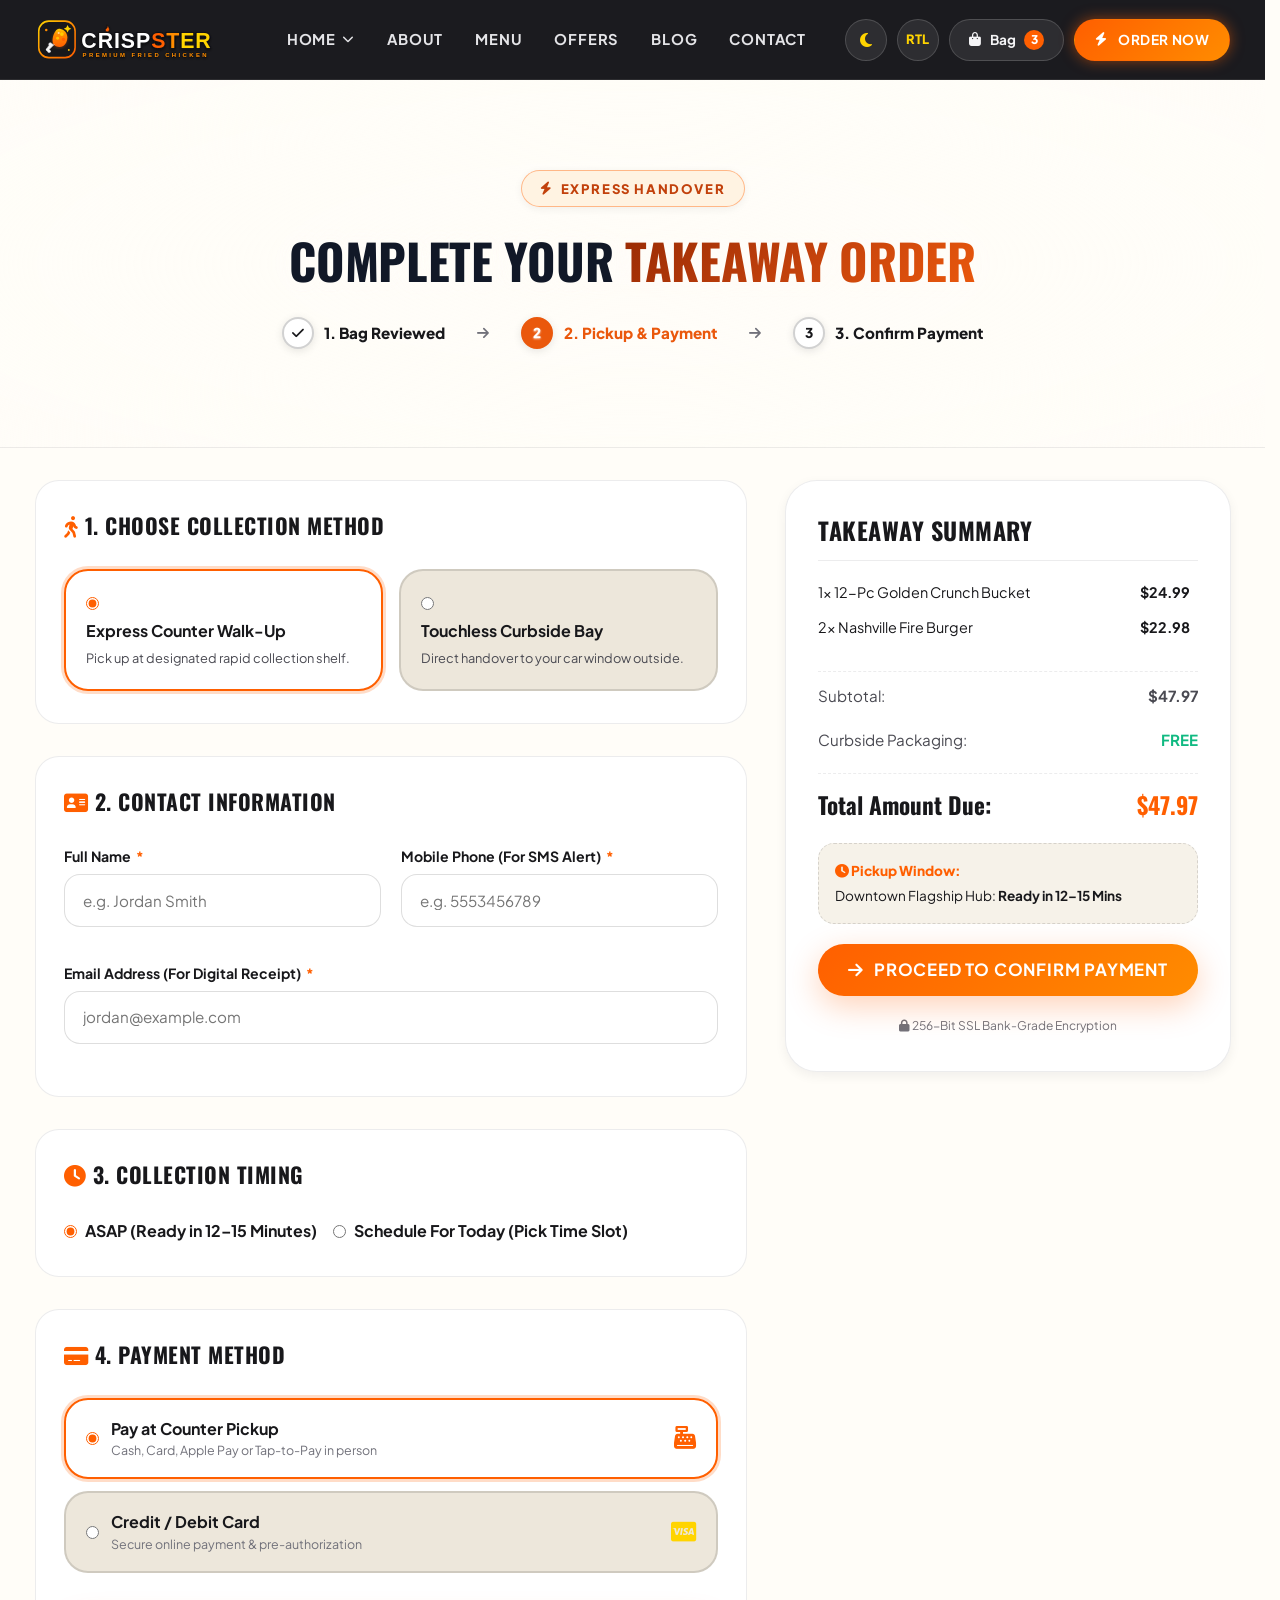
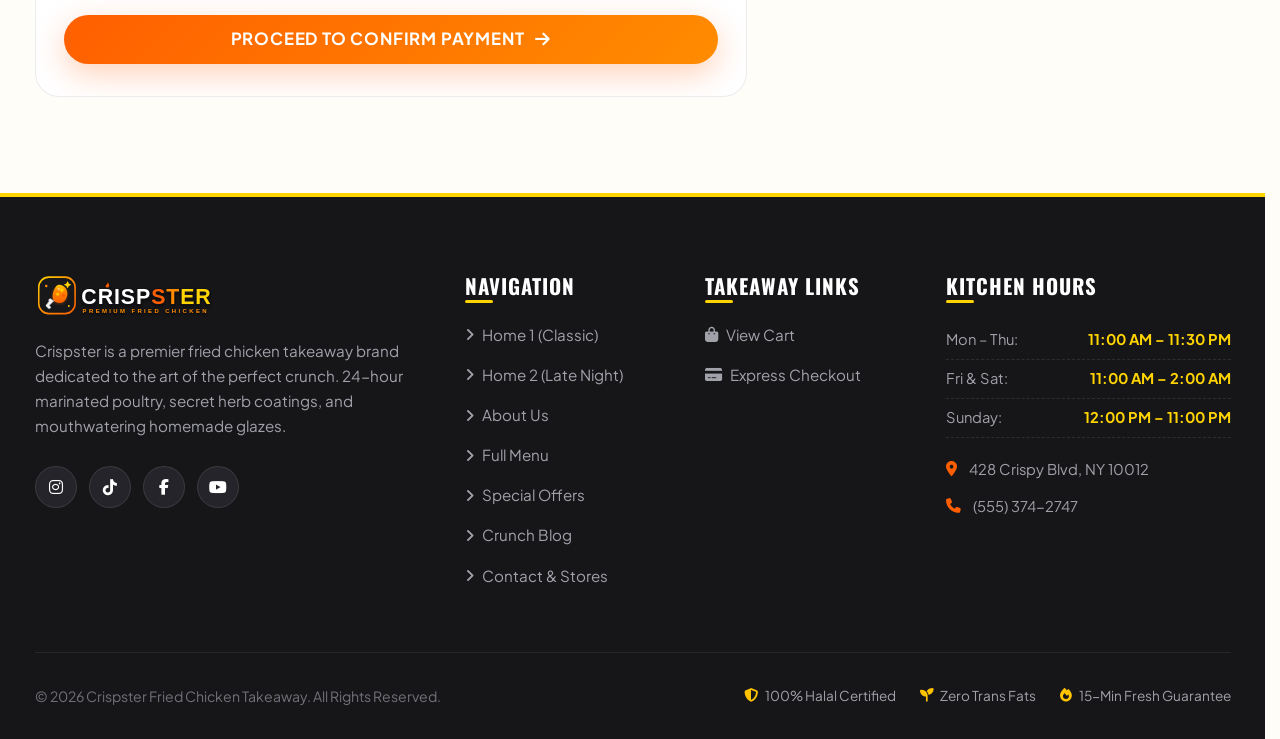
<file: checkout.html>
<!DOCTYPE html>
<html lang="en" dir="ltr" data-theme="light">
<head>
  <meta charset="UTF-8">
  <meta name="viewport" content="width=device-width, initial-scale=1.0">
  <title>Express Takeaway Checkout — Crispster Fried Chicken</title>
  <meta name="description" content="Complete your Crispster takeaway pickup order. Choose counter collection or curbside handover with 12-minute rapid kitchen preparation.">
  <link rel="icon" type="image/svg+xml" href="images/favicon.svg">

  <!-- Google Fonts: Plus Jakarta Sans & Oswald -->
  <link rel="preconnect" href="https://fonts.googleapis.com">
  <link rel="preconnect" href="https://fonts.gstatic.com" crossorigin>
  <link href="https://fonts.googleapis.com/css2?family=Oswald:wght@500;600;700&family=Plus+Jakarta+Sans:wght@400;500;600;700;800;900&display=swap" rel="stylesheet">

  <!-- Font Awesome 6 Icons -->
  <link rel="stylesheet" href="https://cdnjs.cloudflare.com/ajax/libs/font-awesome/6.5.1/css/all.min.css">

  <!-- Stylesheets -->
  <link rel="stylesheet" href="css/style.css">
  <link rel="stylesheet" href="css/home.css">
</head>
<body>

  <!-- ========================================================================
       GLOBAL NAVBAR
       ======================================================================== -->
  <header class="site-header">
    <div class="container navbar">
      <a href="index.html" class="nav-brand" aria-label="Crispster Homepage">
        <img src="images/logo.svg" alt="Crispster Premium Fried Chicken Logo" class="brand-logo-img">
      </a>

      <nav class="nav-links" aria-label="Main Navigation">
        <div class="nav-item-dropdown">
          <a href="index.html" class="nav-link dropdown-toggle" aria-expanded="false">
            <span>Home</span> <i class="fa-solid fa-chevron-down nav-dropdown-icon"></i>
          </a>
          <div class="nav-dropdown-menu">
            <a href="index.html" class="dropdown-item">
              <div class="dropdown-item-title"><i class="fa-solid fa-drumstick-bite"></i> Home 1 (Classic Crisp)</div>
              <div class="dropdown-item-desc">Flagship takeaway & family feasts</div>
            </a>
            <a href="home-2.html" class="dropdown-item">
              <div class="dropdown-item-title"><i class="fa-solid fa-fire"></i> Home 2 (Late-Night Flame)</div>
              <div class="dropdown-item-desc">After-hours craves & fiery wings</div>
            </a>
          </div>
        </div>

        <a href="about.html" class="nav-link">About</a>
        <a href="menu.html" class="nav-link">Menu</a>
        <a href="offers.html" class="nav-link">Offers</a>
        <a href="blog.html" class="nav-link">Blog</a>
        <a href="contact.html" class="nav-link">Contact</a>
      </nav>

      <div class="nav-controls">
        <button type="button" class="btn-icon-only theme-toggle-btn" aria-label="Toggle dark/light theme" title="Toggle Theme">
          <i class="fa-solid fa-moon"></i>
        </button>

        <button type="button" class="btn-icon-only direction-toggle-btn" aria-label="Toggle RTL/LTR direction" title="Toggle Direction">
          <span style="font-weight: 800; font-size: 0.8rem;">RTL</span>
        </button>

        <!-- Cart Icon Just Before CTA -->
        <a href="cart.html" class="cart-toggle-btn" aria-label="View takeaway cart">
          <i class="fa-solid fa-bag-shopping"></i>
          <span>Bag</span>
          <span class="cart-count-badge" style="display: none;">0</span>
        </a>

        <a href="checkout.html" class="btn btn-hot btn-sm nav-order-btn active" style="box-shadow: 0 0 14px rgba(255, 95, 0, 0.5);">
          <i class="fa-solid fa-bolt"></i> Order Now
        </a>

        <button type="button" class="mobile-menu-btn" aria-label="Open mobile menu">
          <i class="fa-solid fa-bars-staggered"></i>
        </button>
      </div>
    </div>
  </header>

  <!-- Mobile Drawer Overlay -->
  <div class="mobile-drawer-overlay"></div>

      <!-- Mobile Navigation Drawer -->
  <aside class="mobile-drawer" aria-label="Mobile Menu">
    <div class="mobile-drawer-header">
      <a href="index.html" aria-label="Crispster Homepage">
        <img src="images/logo.svg" alt="Crispster Logo" class="drawer-logo-img">
      </a>
      <button type="button" class="drawer-close-btn" aria-label="Close mobile menu">
        <i class="fa-solid fa-xmark"></i>
      </button>
    </div>

    <!-- Exact Navigation Links matching Desktop Navbar -->
    <div class="mobile-drawer-links">
      <!-- Home Dropdown (matching desktop navbar Home dropdown) -->
      <div class="mobile-nav-dropdown ">
        <button type="button" class="mobile-nav-link mobile-dropdown-toggle " aria-expanded="false">
          <span>Home</span>
          <i class="fa-solid fa-chevron-down mobile-dropdown-arrow"></i>
        </button>
        <div class="mobile-dropdown-menu">
          <a href="index.html" class="mobile-sub-link ">
            <i class="fa-solid fa-drumstick-bite"></i>
            <span>Home 1 (Classic Crisp)</span>
          </a>
          <a href="home-2.html" class="mobile-sub-link ">
            <i class="fa-solid fa-fire"></i>
            <span>Home 2 (Late-Night Flame)</span>
          </a>
        </div>
      </div>

      <a href="about.html" class="mobile-nav-link ">About</a>
      <a href="menu.html" class="mobile-nav-link ">Menu</a>
      <a href="offers.html" class="mobile-nav-link ">Offers</a>
      <a href="blog.html" class="mobile-nav-link ">Blog</a>
      <a href="contact.html" class="mobile-nav-link ">Contact</a>
    </div>

    <!-- Exact Navigation Controls & Icons matching Desktop Navbar -->
    <div class="mobile-drawer-controls">
      <div class="drawer-icon-row">
        <button type="button" class="btn-icon-only theme-toggle-btn" aria-label="Toggle dark/light theme" title="Toggle Theme">
          <i class="fa-solid fa-moon"></i>
        </button>

        <button type="button" class="btn-icon-only direction-toggle-btn" aria-label="Toggle RTL/LTR direction" title="Toggle Direction">
          <span style="font-weight: 800; font-size: 0.8rem;">RTL</span>
        </button>

        <a href="cart.html" class="cart-toggle-btn" aria-label="View takeaway bag">
          <i class="fa-solid fa-bag-shopping"></i>
          <span>Bag</span>
          <span class="cart-count-badge" style="display: none;">0</span>
        </a>
      </div>

      <a href="checkout.html" class="btn btn-hot btn-sm nav-order-btn" style="width: 100%; justify-content: center; display: inline-flex;">
        <i class="fa-solid fa-bolt"></i> Order Now
      </a>
    </div>
  </aside>

  <!-- ========================================================================
       MAIN PAGE CONTENT (7 Substantial Sections)
       ======================================================================== -->
  <main>
    <!-- SECTION 1: CHECKOUT HERO & PROGRESS -->
    <section class="home-hero-section checkout-hero-section">
      <div class="container">
        <div class="hero-content-plaque reveal-on-scroll">
          <div class="section-subtitle-tag"><i class="fa-solid fa-bolt"></i> Express Handover</div>
          <h1 class="section-title">Complete Your <span class="highlight-orange">Takeaway Order</span></h1>

          <div class="order-steps-bar">
            <div class="order-step-item" id="step-node-1">
              <span class="order-step-num"><i class="fa-solid fa-check"></i></span>
              <span>1. Bag Reviewed</span>
            </div>
            <i class="fa-solid fa-arrow-right arrow-icon" style="color: var(--text-muted); font-size: 0.85rem;"></i>
            <div class="order-step-item active" id="step-node-2">
              <span class="order-step-num" id="step-num-2">2</span>
              <span>2. Pickup &amp; Payment</span>
            </div>
            <i class="fa-solid fa-arrow-right arrow-icon" style="color: var(--text-muted); font-size: 0.85rem;"></i>
            <div class="order-step-item" id="step-node-3">
              <span class="order-step-num" id="step-num-3">3</span>
              <span>3. Confirm Payment</span>
            </div>
          </div>
        </div>
      </div>
    </section>

    <!-- SECTION 2: CHECKOUT SPLIT FORM & SUMMARY -->
    <section class="section" style="padding-block: 2rem 4rem;">
      <div class="container">
        <form id="crispster-checkout-form" onsubmit="event.preventDefault(); handleSummaryActionButton();">
          <div class="cart-page-grid">
            <!-- Left Column: Step 1 (Entry) OR Step 2 (Confirm Payment) -->
            <div>
              <!-- STEP 1: PICKUP DETAILS & PAYMENT METHOD ENTRY -->
              <div id="checkout-entry-step">
                <!-- Handover Method: Counter vs Curbside -->
                <div class="why-card" style="margin-bottom: 2rem;">
                  <h3 style="font-size: 1.35rem; margin-bottom: 1rem;"><i class="fa-solid fa-person-walking" style="color: var(--color-hot-orange);"></i> 1. Choose Collection Method</h3>
                  <div style="display: grid; grid-template-columns: 1fr 1fr; gap: 1rem;" id="handover-options">
                    <label class="byob-option-card selected" style="cursor: pointer; text-align: left; align-items: flex-start; padding: 1.25rem;">
                      <input type="radio" name="handover" value="counter" checked style="accent-color: var(--color-hot-orange); margin-bottom: 0.5rem;">
                      <strong style="font-size: 1rem; display: block;">Express Counter Walk-Up</strong>
                      <span style="font-size: 0.8rem; color: var(--text-secondary);">Pick up at designated rapid collection shelf.</span>
                    </label>
                    <label class="byob-option-card" style="cursor: pointer; text-align: left; align-items: flex-start; padding: 1.25rem;">
                      <input type="radio" name="handover" value="curbside" style="accent-color: var(--color-hot-orange); margin-bottom: 0.5rem;">
                      <strong style="font-size: 1rem; display: block;">Touchless Curbside Bay</strong>
                      <span style="font-size: 0.8rem; color: var(--text-secondary);">Direct handover to your car window outside.</span>
                    </label>
                  </div>

                  <!-- Curbside Extra Fields -->
                  <div id="curbside-vehicle-fields" style="display: none; margin-top: 1.25rem; padding-top: 1.25rem; border-top: 1px dashed var(--border-light);">
                    <div class="form-group-row">
                      <div class="form-group">
                        <label class="form-label" for="curbside-vehicle">Vehicle Make &amp; Model</label>
                        <input type="text" id="curbside-vehicle" class="form-control" placeholder="e.g. Silver Honda Civic">
                      </div>
                      <div class="form-group">
                        <label class="form-label" for="curbside-plate">License Plate or Bay Number</label>
                        <input type="text" id="curbside-plate" class="form-control" placeholder="e.g. 7XYZ908 (Bay 2)">
                      </div>
                    </div>
                  </div>
                </div>

                <!-- Customer Details -->
                <div class="why-card" style="margin-bottom: 2rem;">
                  <h3 style="font-size: 1.35rem; margin-bottom: 1rem;"><i class="fa-solid fa-address-card" style="color: var(--color-hot-orange);"></i> 2. Contact Information</h3>
                  <div class="form-group-row">
                    <div class="form-group">
                      <label class="form-label" for="checkout-name">Full Name <span class="req">*</span></label>
                      <input type="text" id="checkout-name" class="form-control" placeholder="e.g. Jordan Smith" pattern="[A-Za-z\s'-]{2,}" maxlength="60" title="Please enter letters only (at least 2 characters)" required>
                      <span class="form-error-msg" id="checkout-name-error"></span>
                    </div>
                    <div class="form-group">
                      <label class="form-label" for="checkout-phone">Mobile Phone (For SMS Alert) <span class="req">*</span></label>
                      <input type="tel" id="checkout-phone" class="form-control" placeholder="e.g. 5553456789" inputmode="numeric" pattern="[0-9]{7,15}" maxlength="15" title="Please enter numbers only (7 to 15 digits)" required>
                      <span class="form-error-msg" id="checkout-phone-error"></span>
                    </div>
                  </div>
                  <div class="form-group">
                    <label class="form-label" for="checkout-email">Email Address (For Digital Receipt) <span class="req">*</span></label>
                    <input type="email" id="checkout-email" class="form-control" placeholder="jordan@example.com" required>
                    <span class="form-error-msg" id="checkout-email-error"></span>
                  </div>
                </div>

                <!-- Pickup Time -->
                <div class="why-card" style="margin-bottom: 2rem;">
                  <h3 style="font-size: 1.35rem; margin-bottom: 1rem;"><i class="fa-solid fa-clock" style="color: var(--color-hot-orange);"></i> 3. Collection Timing</h3>
                  <div style="display: flex; gap: 1rem; flex-wrap: wrap;">
                    <label style="display: flex; align-items: center; gap: 0.5rem; font-weight: 700; cursor: pointer;">
                      <input type="radio" name="pickuptime" value="asap" checked style="accent-color: var(--color-hot-orange);">
                      <span>ASAP (Ready in 12–15 Minutes)</span>
                    </label>
                    <label style="display: flex; align-items: center; gap: 0.5rem; font-weight: 700; cursor: pointer;">
                      <input type="radio" name="pickuptime" value="later" style="accent-color: var(--color-hot-orange);">
                      <span>Schedule For Today (Pick Time Slot)</span>
                    </label>
                  </div>
                </div>

                <!-- Payment Method Selection -->
                <div class="why-card" style="margin-bottom: 2rem;" id="checkout-payment-card">
                  <h3 style="font-size: 1.35rem; margin-bottom: 1rem;"><i class="fa-solid fa-credit-card" style="color: var(--color-hot-orange);"></i> 4. Payment Method</h3>
                  <div style="display: flex; flex-direction: column; gap: 0.75rem;">
                    <label class="byob-option-card selected" id="paymethod-card-counter" style="cursor: pointer; padding: 1rem 1.25rem; display: flex; flex-direction: row; align-items: center; justify-content: space-between;">
                      <div style="display: flex; align-items: center; gap: 0.75rem;">
                        <input type="radio" name="paymethod" value="counter" checked style="accent-color: var(--color-hot-orange);">
                        <div>
                          <strong>Pay at Counter Pickup</strong>
                          <span style="font-size: 0.78rem; color: var(--text-muted); display: block;">Cash, Card, Apple Pay or Tap-to-Pay in person</span>
                        </div>
                      </div>
                      <i class="fa-solid fa-cash-register" style="color: var(--color-hot-orange); font-size: 1.4rem;"></i>
                    </label>

                    <label class="byob-option-card" id="paymethod-card-online" style="cursor: pointer; padding: 1rem 1.25rem; display: flex; flex-direction: row; align-items: center; justify-content: space-between;">
                      <div style="display: flex; align-items: center; gap: 0.75rem;">
                        <input type="radio" name="paymethod" value="card" style="accent-color: var(--color-hot-orange);">
                        <div>
                          <strong>Credit / Debit Card</strong>
                          <span style="font-size: 0.78rem; color: var(--text-muted); display: block;">Secure online payment &amp; pre-authorization</span>
                        </div>
                      </div>
                      <i class="fa-brands fa-cc-visa" style="color: var(--color-primary-yellow); font-size: 1.4rem;"></i>
                    </label>
                  </div>

                  <!-- Online Card Fields (visible when card is selected) -->
                  <div id="card-payment-fields" style="display: none; margin-top: 1.25rem; padding-top: 1.25rem; border-top: 1px dashed var(--border-light);">
                    <div class="form-group" style="margin-bottom: 1rem;">
                      <label class="form-label" for="card-name">Name on Card <span class="req">*</span></label>
                      <input type="text" id="card-name" class="form-control" placeholder="e.g. Jordan Smith" maxlength="60" pattern="[A-Za-z\s'-]{2,}">
                      <span class="form-error-msg" id="card-name-error"></span>
                    </div>
                    <div class="form-group" style="margin-bottom: 1rem;">
                      <label class="form-label" for="card-number">Card Number <span class="req">*</span></label>
                      <div style="position: relative;">
                        <input type="text" id="card-number" class="form-control" placeholder="4532 •••• •••• 8892" maxlength="19" inputmode="numeric">
                        <span id="card-brand-icon" style="position: absolute; right: 1rem; top: 50%; transform: translateY(-50%); color: var(--color-hot-orange); font-size: 1.25rem; pointer-events: none;">
                          <i class="fa-solid fa-credit-card"></i>
                        </span>
                      </div>
                      <span class="form-error-msg" id="card-number-error"></span>
                    </div>
                    <div class="form-group-row">
                      <div class="form-group">
                        <label class="form-label" for="card-expiry">Expires (MM/YY) <span class="req">*</span></label>
                        <input type="text" id="card-expiry" class="form-control" placeholder="MM / YY" maxlength="5" inputmode="numeric">
                        <span class="form-error-msg" id="card-expiry-error"></span>
                      </div>
                      <div class="form-group">
                        <label class="form-label" for="card-cvv">Security Code (CVV) <span class="req">*</span></label>
                        <input type="password" id="card-cvv" class="form-control" placeholder="CVC" maxlength="4" inputmode="numeric">
                        <span class="form-error-msg" id="card-cvv-error"></span>
                      </div>
                    </div>
                  </div>

                  <!-- Proceed to Confirm Payment Button (Immediately below Payment Method) -->
                  <div style="margin-top: 1.75rem;">
                    <button type="button" id="btn-proceed-to-confirm" class="btn btn-hot" style="width: 100%; font-size: 1.05rem; padding-block: 1rem; display: flex; align-items: center; justify-content: center; gap: 0.65rem;" onclick="goToConfirmPayment()">
                      <span>Proceed to Confirm Payment</span>
                      <i class="fa-solid fa-arrow-right arrow-icon"></i>
                    </button>
                  </div>
                </div>
              </div>

              <!-- STEP 2: CONFIRM PAYMENT PART (Triggered after entering payment method) -->
              <div id="checkout-confirm-step" style="display: none; animation: fadeIn 0.35s ease;">
                <!-- Header Banner -->
                <div class="why-card" style="margin-bottom: 1.5rem; border-left: 5px solid var(--color-hot-orange);">
                  <div class="section-subtitle-tag" style="margin-bottom: 0.35rem;">
                    <i class="fa-solid fa-shield-check"></i> Step 3: Final Confirmation
                  </div>
                  <h3 style="font-size: 1.55rem; margin-bottom: 0.35rem;">Review &amp; Confirm Payment</h3>
                  <p style="font-size: 0.92rem; color: var(--text-secondary); margin: 0;">
                    Please verify your takeaway pickup and payment details below before finalizing your order.
                  </p>
                </div>

                <!-- Review Section 1: Collection & Timing -->
                <div class="why-card" style="margin-bottom: 1.5rem;">
                  <div style="display: flex; justify-content: space-between; align-items: center; margin-bottom: 0.85rem; border-bottom: 1px solid var(--border-light); padding-bottom: 0.65rem;">
                    <h4 style="font-size: 1.15rem; margin: 0;"><i class="fa-solid fa-person-walking" style="color: var(--color-hot-orange);"></i> Collection &amp; Timing</h4>
                    <button type="button" class="btn btn-sm btn-outline" onclick="goToDetailsStep()" style="font-size: 0.78rem; padding: 0.25rem 0.65rem;">
                      <i class="fa-solid fa-pen-to-square"></i> Edit
                    </button>
                  </div>
                  <div style="display: flex; flex-direction: column; gap: 0.5rem; font-size: 0.92rem;">
                    <div><span style="color: var(--text-muted);">Collection Mode:</span> <strong id="review-collection-mode">Express Counter Walk-Up</strong></div>
                    <div id="review-curbside-row" style="display: none;"><span style="color: var(--text-muted);">Curbside Vehicle:</span> <strong id="review-curbside-info">Silver Honda Civic (Bay 2)</strong></div>
                    <div><span style="color: var(--text-muted);">Pickup Timing:</span> <strong id="review-timing-mode" style="color: var(--color-hot-orange);">ASAP (Ready in 12–15 Minutes)</strong></div>
                    <div><span style="color: var(--text-muted);">Pickup Location:</span> <strong>Downtown Flagship Hub (428 Crispy Blvd, NY)</strong></div>
                  </div>
                </div>

                <!-- Review Section 2: Customer Contact -->
                <div class="why-card" style="margin-bottom: 1.5rem;">
                  <div style="display: flex; justify-content: space-between; align-items: center; margin-bottom: 0.85rem; border-bottom: 1px solid var(--border-light); padding-bottom: 0.65rem;">
                    <h4 style="font-size: 1.15rem; margin: 0;"><i class="fa-solid fa-address-card" style="color: var(--color-hot-orange);"></i> Customer Information</h4>
                    <button type="button" class="btn btn-sm btn-outline" onclick="goToDetailsStep()" style="font-size: 0.78rem; padding: 0.25rem 0.65rem;">
                      <i class="fa-solid fa-pen-to-square"></i> Edit
                    </button>
                  </div>
                  <div style="display: flex; flex-direction: column; gap: 0.5rem; font-size: 0.92rem;">
                    <div><span style="color: var(--text-muted);">Full Name:</span> <strong id="review-customer-name">Jordan Smith</strong></div>
                    <div><span style="color: var(--text-muted);">SMS Alert Phone:</span> <strong id="review-customer-phone">(555) 345-6789</strong></div>
                    <div><span style="color: var(--text-muted);">Digital Receipt:</span> <strong id="review-customer-email">jordan@example.com</strong></div>
                  </div>
                </div>

                <!-- Review Section 3: Payment Method Details -->
                <div class="why-card" style="margin-bottom: 2rem;">
                  <div style="display: flex; justify-content: space-between; align-items: center; margin-bottom: 0.85rem; border-bottom: 1px solid var(--border-light); padding-bottom: 0.65rem;">
                    <h4 style="font-size: 1.15rem; margin: 0;"><i class="fa-solid fa-credit-card" style="color: var(--color-hot-orange);"></i> Payment Method</h4>
                    <button type="button" class="btn btn-sm btn-outline" onclick="goToDetailsStep()" style="font-size: 0.78rem; padding: 0.25rem 0.65rem;">
                      <i class="fa-solid fa-pen-to-square"></i> Edit
                    </button>
                  </div>
                  <div style="display: flex; align-items: center; justify-content: space-between; flex-wrap: wrap; gap: 0.75rem; font-size: 0.92rem;">
                    <div>
                      <div id="review-payment-mode" style="font-weight: 800; font-size: 1rem;">Pay at Counter Pickup</div>
                      <div id="review-payment-subtext" style="font-size: 0.8rem; color: var(--text-muted);">Cash, Card, Apple Pay or Tap-to-Pay in person</div>
                    </div>
                    <div style="display: inline-flex; align-items: center; gap: 0.4rem; background: rgba(16, 185, 129, 0.12); color: #059669; padding: 0.35rem 0.75rem; border-radius: var(--radius-full); font-weight: 800; font-size: 0.82rem;">
                      <i class="fa-solid fa-shield-halved"></i> SSL Secured
                    </div>
                  </div>
                </div>

                <!-- Confirm & Pay Actions -->
                <div style="display: flex; gap: 1rem; flex-wrap: wrap; align-items: center;">
                  <button type="button" class="btn btn-outline" style="flex: 1; min-width: 170px; justify-content: center; padding-block: 1.05rem;" onclick="goToDetailsStep()">
                    <i class="fa-solid fa-arrow-left arrow-icon"></i> Back to Details
                  </button>
                  <button type="button" class="btn btn-hot" style="flex: 2; min-width: 230px; justify-content: center; font-size: 1.1rem; padding-block: 1.05rem;" onclick="processFinalTakeawayOrder()">
                    <i class="fa-solid fa-lock"></i> Confirm &amp; Pay (<span class="confirm-total-val">$36.48</span>)
                  </button>
                </div>
              </div>
            </div>

            <!-- Right Column: Order Review Box -->
            <div>
              <div class="cart-order-summary-card" style="position: sticky; top: 100px;">
                <h3 style="font-size: 1.5rem; border-bottom: 1px solid var(--border-light); padding-bottom: 1rem;">
                  Takeaway Summary
                </h3>

                <div id="checkout-items-list" style="display: flex; flex-direction: column; gap: 0.75rem; max-height: 240px; overflow-y: auto; padding-right: 0.5rem;">
                  <!-- Populated via script -->
                </div>

                <div class="cart-summary-line" style="margin-top: 0.75rem; padding-top: 0.75rem; border-top: 1px dashed var(--border-light);">
                  <span>Subtotal:</span>
                  <strong id="checkout-subtotal">$36.48</strong>
                </div>

                <div class="cart-summary-line">
                  <span>Curbside Packaging:</span>
                  <strong style="color: var(--color-success);">FREE</strong>
                </div>

                <div class="cart-summary-line total">
                  <span>Total Amount Due:</span>
                  <span class="total-amount" id="checkout-total">$36.48</span>
                </div>

                <div style="background: var(--bg-secondary); border-radius: var(--radius-md); padding: 1rem; font-size: 0.85rem; border: 1px dashed var(--border-medium);">
                  <div style="font-weight: 800; color: var(--color-hot-orange); margin-bottom: 0.25rem;"><i class="fa-solid fa-clock"></i> Pickup Window:</div>
                  <div>Downtown Flagship Hub: <strong>Ready in 12–15 Mins</strong></div>
                </div>

                <button type="button" id="btn-summary-action" class="btn btn-hot" style="width: 100%; font-size: 1.05rem; padding-block: 1.1rem; display: flex; align-items: center; justify-content: center; gap: 0.65rem;" onclick="handleSummaryActionButton()">
                  <i class="fa-solid fa-arrow-right arrow-icon" id="summary-btn-icon"></i>
                  <span id="summary-btn-text">Proceed to Confirm Payment</span>
                </button>

                <div style="text-align: center; font-size: 0.75rem; color: var(--text-muted);">
                  <i class="fa-solid fa-lock"></i> 256-Bit SSL Bank-Grade Encryption
                </div>
              </div>
            </div>
          </div>
        </form>
      </div>
    </section>
  </main>

  <!-- ========================================================================
       GLOBAL FOOTER
       ======================================================================== -->
  <footer class="site-footer">
    <div class="container">
      <div class="footer-top-grid">
        <div class="footer-brand-info">
          <a href="index.html" aria-label="Crispster Homepage"><img src="images/logo.svg" alt="Crispster Logo" class="footer-logo-img"></a>
          <p class="footer-brand-desc">Crispster is a premier fried chicken takeaway brand dedicated to the art of the perfect crunch. 24-hour marinated poultry, secret herb coatings, and mouthwatering homemade glazes.</p>
          <div class="footer-socials">
            <a href="https://www.instagram.com" target="_blank" rel="noopener noreferrer" class="social-link" aria-label="Crispster on Instagram"><i class="fa-brands fa-instagram"></i></a>
            <a href="https://www.tiktok.com" target="_blank" rel="noopener noreferrer" class="social-link" aria-label="Crispster on TikTok"><i class="fa-brands fa-tiktok"></i></a>
            <a href="https://www.facebook.com" target="_blank" rel="noopener noreferrer" class="social-link" aria-label="Crispster on Facebook"><i class="fa-brands fa-facebook-f"></i></a>
            <a href="https://www.youtube.com" target="_blank" rel="noopener noreferrer" class="social-link" aria-label="Crispster on YouTube"><i class="fa-brands fa-youtube"></i></a>
          </div>
        </div>

        <div>
          <h4 class="footer-title">Navigation</h4>
          <ul class="footer-links-list">
            <li><a href="index.html" class="footer-link"><i class="fa-solid fa-angle-right"></i> Home 1 (Classic)</a></li>
            <li><a href="home-2.html" class="footer-link"><i class="fa-solid fa-angle-right"></i> Home 2 (Late Night)</a></li>
            <li><a href="about.html" class="footer-link"><i class="fa-solid fa-angle-right"></i> About Us</a></li>
            <li><a href="menu.html" class="footer-link"><i class="fa-solid fa-angle-right"></i> Full Menu</a></li>
            <li><a href="offers.html" class="footer-link"><i class="fa-solid fa-angle-right"></i> Special Offers</a></li>
            <li><a href="blog.html" class="footer-link"><i class="fa-solid fa-angle-right"></i> Crunch Blog</a></li>
            <li><a href="contact.html" class="footer-link"><i class="fa-solid fa-angle-right"></i> Contact & Stores</a></li>
          </ul>
        </div>

        <div>
          <h4 class="footer-title">Takeaway Links</h4>
          <ul class="footer-links-list">
            <li><a href="cart.html" class="footer-link"><i class="fa-solid fa-bag-shopping"></i> View Cart</a></li>
            <li><a href="checkout.html" class="footer-link"><i class="fa-solid fa-credit-card"></i> Express Checkout</a></li>
          </ul>
        </div>

        <div>
          <h4 class="footer-title">Kitchen Hours</h4>
          <div class="footer-hours-item"><span>Mon – Thu:</span><span>11:00 AM – 11:30 PM</span></div>
          <div class="footer-hours-item"><span>Fri & Sat:</span><span>11:00 AM – 2:00 AM</span></div>
          <div class="footer-hours-item"><span>Sunday:</span><span>12:00 PM – 11:00 PM</span></div>
          <div style="margin-top: 1.25rem;">
            <div class="footer-contact-item"><i class="fa-solid fa-location-dot"></i><span>428 Crispy Blvd, NY 10012</span></div>
            <div class="footer-contact-item"><i class="fa-solid fa-phone"></i><span>(555) 374-2747</span></div>
          </div>
        </div>
      </div>

      <div class="footer-bottom-bar">
        <div>&copy; 2026 Crispster Fried Chicken Takeaway. All Rights Reserved.</div>
        <div class="footer-bottom-badges">
          <span class="footer-bottom-badge"><i class="fa-solid fa-shield-halved"></i> 100% Halal Certified</span>
          <span class="footer-bottom-badge"><i class="fa-solid fa-seedling"></i> Zero Trans Fats</span>
          <span class="footer-bottom-badge"><i class="fa-solid fa-fire"></i> 15-Min Fresh Guarantee</span>
        </div>
      </div>
    </div>
  </footer>

  <button type="button" class="back-to-top" aria-label="Back to top of page"><i class="fa-solid fa-arrow-up"></i></button>

  <script src="js/main.js"></script>
  <script>
    // State management for 2-step checkout flow
    let currentCheckoutStep = 1;
    let checkoutSubtotalAmount = 0;
    let checkoutTotalAmount = 0;

    // Load and render items on checkout
    document.addEventListener('DOMContentLoaded', () => {
      let cart = JSON.parse(localStorage.getItem('crispster_cart') || '[]');
      if (!cart || cart.length === 0) {
        cart = [
          { id: 'sample-1', name: '12-Pc Golden Crunch Bucket', price: 24.99, qty: 1 },
          { id: 'sample-2', name: 'Nashville Fire Burger', price: 11.49, qty: 1 }
        ];
      }

      const listContainer = document.getElementById('checkout-items-list');
      let subtotal = 0;
      if (listContainer) {
        listContainer.innerHTML = cart.map(item => {
          subtotal += item.price * item.qty;
          return `
            <div style="display: flex; justify-content: space-between; font-size: 0.9rem;">
              <span>${item.qty}x ${item.name}</span>
              <strong>$${(item.price * item.qty).toFixed(2)}</strong>
            </div>
          `;
        }).join('');
      }

      const discountPercent = window.activeDiscountPercent || 0;
      const discount = subtotal * (discountPercent / 100);
      const total = Math.max(0, subtotal - discount);

      checkoutSubtotalAmount = subtotal;
      checkoutTotalAmount = total;

      const subtotalFormatted = `$${subtotal.toFixed(2)}`;
      const totalFormatted = `$${total.toFixed(2)}`;

      const subtotalEl = document.getElementById('checkout-subtotal');
      const totalEl = document.getElementById('checkout-total');
      if (subtotalEl) subtotalEl.textContent = subtotalFormatted;
      if (totalEl) totalEl.textContent = totalFormatted;

      document.querySelectorAll('.confirm-total-val').forEach(el => el.textContent = totalFormatted);

      // Handover option toggling
      const handoverRadios = document.querySelectorAll('input[name="handover"]');
      const vehicleFields = document.getElementById('curbside-vehicle-fields');
      const handoverCards = document.querySelectorAll('#handover-options .byob-option-card');
      handoverRadios.forEach((radio, index) => {
        radio.addEventListener('change', () => {
          handoverCards.forEach(c => c.classList.remove('selected'));
          radio.closest('.byob-option-card')?.classList.add('selected');
          if (radio.value === 'curbside') {
            vehicleFields.style.display = 'block';
          } else {
            vehicleFields.style.display = 'none';
          }
        });
      });

      // Payment method toggling
      const paymethodRadios = document.querySelectorAll('input[name="paymethod"]');
      const cardFields = document.getElementById('card-payment-fields');
      const payCounterCard = document.getElementById('paymethod-card-counter');
      const payOnlineCard = document.getElementById('paymethod-card-online');

      paymethodRadios.forEach(radio => {
        radio.addEventListener('change', () => {
          if (radio.value === 'card') {
            payOnlineCard?.classList.add('selected');
            payCounterCard?.classList.remove('selected');
            if (cardFields) cardFields.style.display = 'block';
          } else {
            payCounterCard?.classList.add('selected');
            payOnlineCard?.classList.remove('selected');
            if (cardFields) cardFields.style.display = 'none';
          }
        });
      });

      // Name and Phone live input constraints & validation
      const nameInput = document.getElementById('checkout-name');
      const phoneInput = document.getElementById('checkout-phone');
      const emailInput = document.getElementById('checkout-email');

      // Restrict Name to letters only
      nameInput?.addEventListener('keydown', (e) => {
        if (['Backspace', 'Delete', 'Tab', 'ArrowLeft', 'ArrowRight', 'ArrowUp', 'ArrowDown', 'Enter', 'Home', 'End'].includes(e.key)) return;
        if (e.ctrlKey || e.metaKey || e.altKey) return;
        if (!/^[a-zA-Z\s'-]$/.test(e.key)) {
          e.preventDefault();
        }
      });
      nameInput?.addEventListener('input', () => {
        nameInput.value = nameInput.value.replace(/[^a-zA-Z\s'-]/g, '');
        validateCheckoutName();
      });
      nameInput?.addEventListener('blur', validateCheckoutName);

      // Restrict Phone to numbers only
      phoneInput?.addEventListener('keydown', (e) => {
        if (['Backspace', 'Delete', 'Tab', 'ArrowLeft', 'ArrowRight', 'ArrowUp', 'ArrowDown', 'Enter', 'Home', 'End'].includes(e.key)) return;
        if (e.ctrlKey || e.metaKey || e.altKey) return;
        if (!/^[0-9]$/.test(e.key)) {
          e.preventDefault();
        }
      });
      phoneInput?.addEventListener('input', () => {
        phoneInput.value = phoneInput.value.replace(/\D/g, '');
        validateCheckoutPhone();
      });
      phoneInput?.addEventListener('blur', validateCheckoutPhone);

      emailInput?.addEventListener('blur', validateCheckoutEmail);

      // Online card fields validation & auto-formatting
      const cardNameInput = document.getElementById('card-name');
      const cardNumberInput = document.getElementById('card-number');
      const cardExpiryInput = document.getElementById('card-expiry');
      const cardCvvInput = document.getElementById('card-cvv');
      const cardBrandIcon = document.getElementById('card-brand-icon');

      cardNameInput?.addEventListener('input', () => {
        cardNameInput.value = cardNameInput.value.replace(/[^a-zA-Z\s'-]/g, '');
      });

      cardNumberInput?.addEventListener('input', () => {
        let v = cardNumberInput.value.replace(/\D/g, '').substring(0, 16);
        let formatted = v.match(/.{1,4}/g)?.join(' ') || v;
        cardNumberInput.value = formatted;

        // Brand icon detection
        if (cardBrandIcon) {
          if (v.startsWith('4')) {
            cardBrandIcon.innerHTML = '<i class="fa-brands fa-cc-visa" style="color: #1A1F71;"></i>';
          } else if (/^(5[1-5]|2[2-7])/.test(v)) {
            cardBrandIcon.innerHTML = '<i class="fa-brands fa-cc-mastercard" style="color: #EB001B;"></i>';
          } else if (/^3[47]/.test(v)) {
            cardBrandIcon.innerHTML = '<i class="fa-brands fa-cc-amex" style="color: #007CC3;"></i>';
          } else if (/^6011/.test(v)) {
            cardBrandIcon.innerHTML = '<i class="fa-brands fa-cc-discover" style="color: #FF6000;"></i>';
          } else {
            cardBrandIcon.innerHTML = '<i class="fa-solid fa-credit-card"></i>';
          }
        }
      });

      cardExpiryInput?.addEventListener('input', () => {
        let v = cardExpiryInput.value.replace(/\D/g, '').substring(0, 4);
        if (v.length >= 2) {
          cardExpiryInput.value = v.substring(0, 2) + ' / ' + v.substring(2);
        } else {
          cardExpiryInput.value = v;
        }
      });

      cardCvvInput?.addEventListener('input', () => {
        cardCvvInput.value = cardCvvInput.value.replace(/\D/g, '').substring(0, 4);
      });
    });

    function validateCheckoutName() {
      const nameInput = document.getElementById('checkout-name');
      const errEl = document.getElementById('checkout-name-error');
      if (!nameInput) return true;
      const val = nameInput.value.trim();
      const valid = /^[a-zA-Z\s'-]{2,}$/.test(val);
      if (!valid) {
        nameInput.classList.add('error');
        nameInput.classList.remove('valid');
        if (errEl) {
          errEl.textContent = val.length === 0 ? 'Full name is required.' : 'Please enter letters only (minimum 2 characters).';
          errEl.style.display = 'block';
        }
        return false;
      } else {
        nameInput.classList.remove('error');
        nameInput.classList.add('valid');
        if (errEl) errEl.style.display = 'none';
        return true;
      }
    }

    function validateCheckoutPhone() {
      const phoneInput = document.getElementById('checkout-phone');
      const errEl = document.getElementById('checkout-phone-error');
      if (!phoneInput) return true;
      const val = phoneInput.value.trim();
      const valid = /^[0-9]{7,15}$/.test(val);
      if (!valid) {
        phoneInput.classList.add('error');
        phoneInput.classList.remove('valid');
        if (errEl) {
          errEl.textContent = val.length === 0 ? 'Phone number is required.' : 'Please enter numbers only (7 to 15 digits).';
          errEl.style.display = 'block';
        }
        return false;
      } else {
        phoneInput.classList.remove('error');
        phoneInput.classList.add('valid');
        if (errEl) errEl.style.display = 'none';
        return true;
      }
    }

    function validateCheckoutEmail() {
      const emailInput = document.getElementById('checkout-email');
      const errEl = document.getElementById('checkout-email-error');
      if (!emailInput) return true;
      const val = emailInput.value.trim();
      const valid = /^[^\s@]+@[^\s@]+\.[^\s@]+$/.test(val);
      if (!valid) {
        emailInput.classList.add('error');
        emailInput.classList.remove('valid');
        if (errEl) {
          errEl.textContent = val.length === 0 ? 'Email address is required.' : 'Please provide a valid email address.';
          errEl.style.display = 'block';
        }
        return false;
      } else {
        emailInput.classList.remove('error');
        emailInput.classList.add('valid');
        if (errEl) errEl.style.display = 'none';
        return true;
      }
    }

    function validateCardFields() {
      const paymethod = document.querySelector('input[name="paymethod"]:checked')?.value || 'counter';
      if (paymethod !== 'card') return true;

      let isValid = true;
      const cardName = document.getElementById('card-name');
      const cardNumber = document.getElementById('card-number');
      const cardExpiry = document.getElementById('card-expiry');
      const cardCvv = document.getElementById('card-cvv');

      const cardNameErr = document.getElementById('card-name-error');
      const cardNumberErr = document.getElementById('card-number-error');
      const cardExpiryErr = document.getElementById('card-expiry-error');
      const cardCvvErr = document.getElementById('card-cvv-error');

      // Card Name
      if (!cardName || cardName.value.trim().length < 2) {
        if (cardNameErr) { cardNameErr.textContent = 'Please enter the name on your card.'; cardNameErr.style.display = 'block'; }
        cardName?.classList.add('error');
        isValid = false;
      } else {
        if (cardNameErr) cardNameErr.style.display = 'none';
        cardName?.classList.remove('error');
      }

      // Card Number (15-16 digits)
      const digits = cardNumber?.value.replace(/\D/g, '') || '';
      if (digits.length < 15) {
        if (cardNumberErr) { cardNumberErr.textContent = 'Please enter a valid 16-digit card number.'; cardNumberErr.style.display = 'block'; }
        cardNumber?.classList.add('error');
        isValid = false;
      } else {
        if (cardNumberErr) cardNumberErr.style.display = 'none';
        cardNumber?.classList.remove('error');
      }

      // Expiry (MM/YY)
      const expiryClean = cardExpiry?.value.replace(/\s|\//g, '') || '';
      const month = parseInt(expiryClean.substring(0, 2), 10);
      if (expiryClean.length < 4 || isNaN(month) || month < 1 || month > 12) {
        if (cardExpiryErr) { cardExpiryErr.textContent = 'Enter valid MM/YY expiration date.'; cardExpiryErr.style.display = 'block'; }
        cardExpiry?.classList.add('error');
        isValid = false;
      } else {
        if (cardExpiryErr) cardExpiryErr.style.display = 'none';
        cardExpiry?.classList.remove('error');
      }

      // CVV (3-4 digits)
      const cvvDigits = cardCvv?.value.replace(/\D/g, '') || '';
      if (cvvDigits.length < 3) {
        if (cardCvvErr) { cardCvvErr.textContent = 'Enter 3 or 4-digit security code.'; cardCvvErr.style.display = 'block'; }
        cardCvv?.classList.add('error');
        isValid = false;
      } else {
        if (cardCvvErr) cardCvvErr.style.display = 'none';
        cardCvv?.classList.remove('error');
      }

      return isValid;
    }

    // Navigation: Take user from Payment Method to Confirm Payment Part
    function goToConfirmPayment() {
      const isNameValid = validateCheckoutName();
      const isPhoneValid = validateCheckoutPhone();
      const isEmailValid = validateCheckoutEmail();
      const isCardValid = validateCardFields();

      if (!isNameValid || !isPhoneValid || !isEmailValid || !isCardValid) {
        window.showToast?.('Validation Required', 'Please complete all highlighted fields to proceed.', 'fa-solid fa-triangle-exclamation');
        const firstError = document.querySelector('#crispster-checkout-form .form-control.error');
        firstError?.focus();
        firstError?.scrollIntoView({ behavior: 'smooth', block: 'center' });
        return;
      }

      // Extract user entered values
      const name = document.getElementById('checkout-name').value.trim();
      const phone = document.getElementById('checkout-phone').value.trim();
      const email = document.getElementById('checkout-email').value.trim();
      const handover = document.querySelector('input[name="handover"]:checked')?.value || 'counter';
      const pickuptime = document.querySelector('input[name="pickuptime"]:checked')?.value || 'asap';
      const paymethod = document.querySelector('input[name="paymethod"]:checked')?.value || 'counter';

      // Update Review Displays
      document.getElementById('review-customer-name').textContent = name;
      document.getElementById('review-customer-phone').textContent = phone;
      document.getElementById('review-customer-email').textContent = email;

      const reviewCollectionEl = document.getElementById('review-collection-mode');
      const reviewCurbsideRow = document.getElementById('review-curbside-row');
      const reviewCurbsideInfo = document.getElementById('review-curbside-info');

      if (handover === 'curbside') {
        reviewCollectionEl.textContent = 'Touchless Curbside Bay';
        const veh = document.getElementById('curbside-vehicle')?.value.trim();
        const plt = document.getElementById('curbside-plate')?.value.trim();
        const vehText = [veh, plt].filter(Boolean).join(' • ') || 'Vehicle details provided on arrival';
        reviewCurbsideInfo.textContent = vehText;
        reviewCurbsideRow.style.display = 'block';
      } else {
        reviewCollectionEl.textContent = 'Express Counter Walk-Up';
        reviewCurbsideRow.style.display = 'none';
      }

      const reviewTimingEl = document.getElementById('review-timing-mode');
      if (pickuptime === 'asap') {
        reviewTimingEl.textContent = 'ASAP (Ready in 12–15 Minutes)';
      } else {
        reviewTimingEl.textContent = 'Scheduled Today (Reserved Kitchen Slot)';
      }

      const reviewPayModeEl = document.getElementById('review-payment-mode');
      const reviewPaySubtext = document.getElementById('review-payment-subtext');

      if (paymethod === 'card') {
        const rawDigits = document.getElementById('card-number')?.value.replace(/\D/g, '') || '8892';
        const last4 = rawDigits.slice(-4) || '8892';
        reviewPayModeEl.innerHTML = `<i class="fa-solid fa-credit-card" style="color: var(--color-hot-orange);"></i> Credit / Debit Card (•••• ${last4})`;
        reviewPaySubtext.textContent = 'Authorized online pre-payment • Instant processing';
      } else {
        reviewPayModeEl.innerHTML = `<i class="fa-solid fa-cash-register" style="color: var(--color-hot-orange);"></i> Pay at Counter Pickup`;
        reviewPaySubtext.textContent = 'Cash, Card, Apple Pay or Tap-to-Pay in person upon collection';
      }

      // Hide Entry Step, Reveal Confirm Payment Step
      const entryStep = document.getElementById('checkout-entry-step');
      const confirmStep = document.getElementById('checkout-confirm-step');

      entryStep.style.display = 'none';
      confirmStep.style.display = 'block';

      // Update Top Step Progress Indicator
      const step2Node = document.getElementById('step-node-2');
      const step2Num = document.getElementById('step-num-2');
      const step3Node = document.getElementById('step-node-3');

      if (step2Num) step2Num.innerHTML = '<i class="fa-solid fa-check"></i>';
      if (step3Node) step3Node.classList.add('active');

      // Update Right Summary Button
      const summaryBtnText = document.getElementById('summary-btn-text');
      const summaryBtnIcon = document.getElementById('summary-btn-icon');
      if (summaryBtnText) summaryBtnText.textContent = `Confirm & Pay ($${checkoutTotalAmount.toFixed(2)})`;
      if (summaryBtnIcon) summaryBtnIcon.className = 'fa-solid fa-lock';

      currentCheckoutStep = 2;

      // Smooth scroll to Confirm Payment Section
      confirmStep.scrollIntoView({ behavior: 'smooth', block: 'start' });
      window.showToast?.('Payment Method Entered', 'Review your details below and confirm takeaway.', 'fa-solid fa-circle-check');
    }

    // Return to Step 1 to edit
    function goToDetailsStep() {
      const entryStep = document.getElementById('checkout-entry-step');
      const confirmStep = document.getElementById('checkout-confirm-step');

      confirmStep.style.display = 'none';
      entryStep.style.display = 'block';

      // Revert Top Step Indicator
      const step2Num = document.getElementById('step-num-2');
      const step3Node = document.getElementById('step-node-3');

      if (step2Num) step2Num.textContent = '2';
      if (step3Node) step3Node.classList.remove('active');

      // Revert Right Summary Button
      const summaryBtnText = document.getElementById('summary-btn-text');
      const summaryBtnIcon = document.getElementById('summary-btn-icon');
      if (summaryBtnText) summaryBtnText.textContent = 'Proceed to Confirm Payment';
      if (summaryBtnIcon) summaryBtnIcon.className = 'fa-solid fa-arrow-right arrow-icon';

      currentCheckoutStep = 1;
      entryStep.scrollIntoView({ behavior: 'smooth', block: 'start' });
    }

    // Unified action handler for the summary button
    function handleSummaryActionButton() {
      if (currentCheckoutStep === 1) {
        goToConfirmPayment();
      } else {
        processFinalTakeawayOrder();
      }
    }

    // Final Order Confirmation & Ticket Generation
    function processFinalTakeawayOrder() {
      const name = document.getElementById('checkout-name')?.value.trim() || 'Foodie';
      const phone = document.getElementById('checkout-phone')?.value.trim() || '(555) 374-2747';
      const handover = document.querySelector('input[name="handover"]:checked')?.value || 'counter';
      const paymethod = document.querySelector('input[name="paymethod"]:checked')?.value || 'counter';

      // Clear cart
      localStorage.removeItem('crispster_cart');

      // Create modal receipt overlay
      const orderNumber = 'CRISP-' + Math.floor(100000 + Math.random() * 900000);
      let overlay = document.querySelector('.demo-modal-overlay');
      if (!overlay) {
        overlay = document.createElement('div');
        overlay.className = 'demo-modal-overlay';
        document.body.appendChild(overlay);
      }

      const collectionLabel = handover === 'curbside' ? 'Touchless Curbside Bay' : 'Downtown Flagship Shelf';
      const payLabel = paymethod === 'card' ? 'Online Card Authorized' : 'Pay Upon Counter Pickup';

      overlay.innerHTML = `
        <div class="demo-modal">
          <div class="modal-icon-badge" style="background: linear-gradient(135deg, #10B981, #059669); color: #FFF;">
            <i class="fa-solid fa-drumstick-bite"></i>
          </div>
          <h3 class="modal-title">Takeaway Order Confirmed!</h3>
          <p class="modal-desc">
            Thank you <strong>${name}</strong>! Your ticket <strong>#${orderNumber}</strong> has been transmitted to our kitchen fryers.
          </p>
          <div class="modal-receipt-box">
            <div class="receipt-row"><span>Collection Mode:</span><strong>${collectionLabel}</strong></div>
            <div class="receipt-row"><span>Estimated Ready Time:</span><strong style="color: var(--color-success);">12 Minutes</strong></div>
            <div class="receipt-row"><span>Payment Status:</span><strong>${payLabel}</strong></div>
            <div class="receipt-row"><span>SMS Notification:</span><span>Sent to ${phone}</span></div>
            <div class="receipt-row" style="border-top: 1px dashed var(--border-medium); margin-top: 0.5rem; padding-top: 0.5rem;">
              <span>Total Paid:</span><strong style="color: var(--color-hot-orange);">$${checkoutTotalAmount.toFixed(2)}</strong>
            </div>
          </div>
          <a href="index.html" class="btn btn-hot" style="width: 100%;">Return to Home</a>
        </div>
      `;
      overlay.classList.add('active');
      window.showToast?.('Order Confirmed!', `Ticket #${orderNumber} sent to kitchen fryers!`, 'fa-solid fa-circle-check');
    }
  </script>
</body>
</html>
</file>
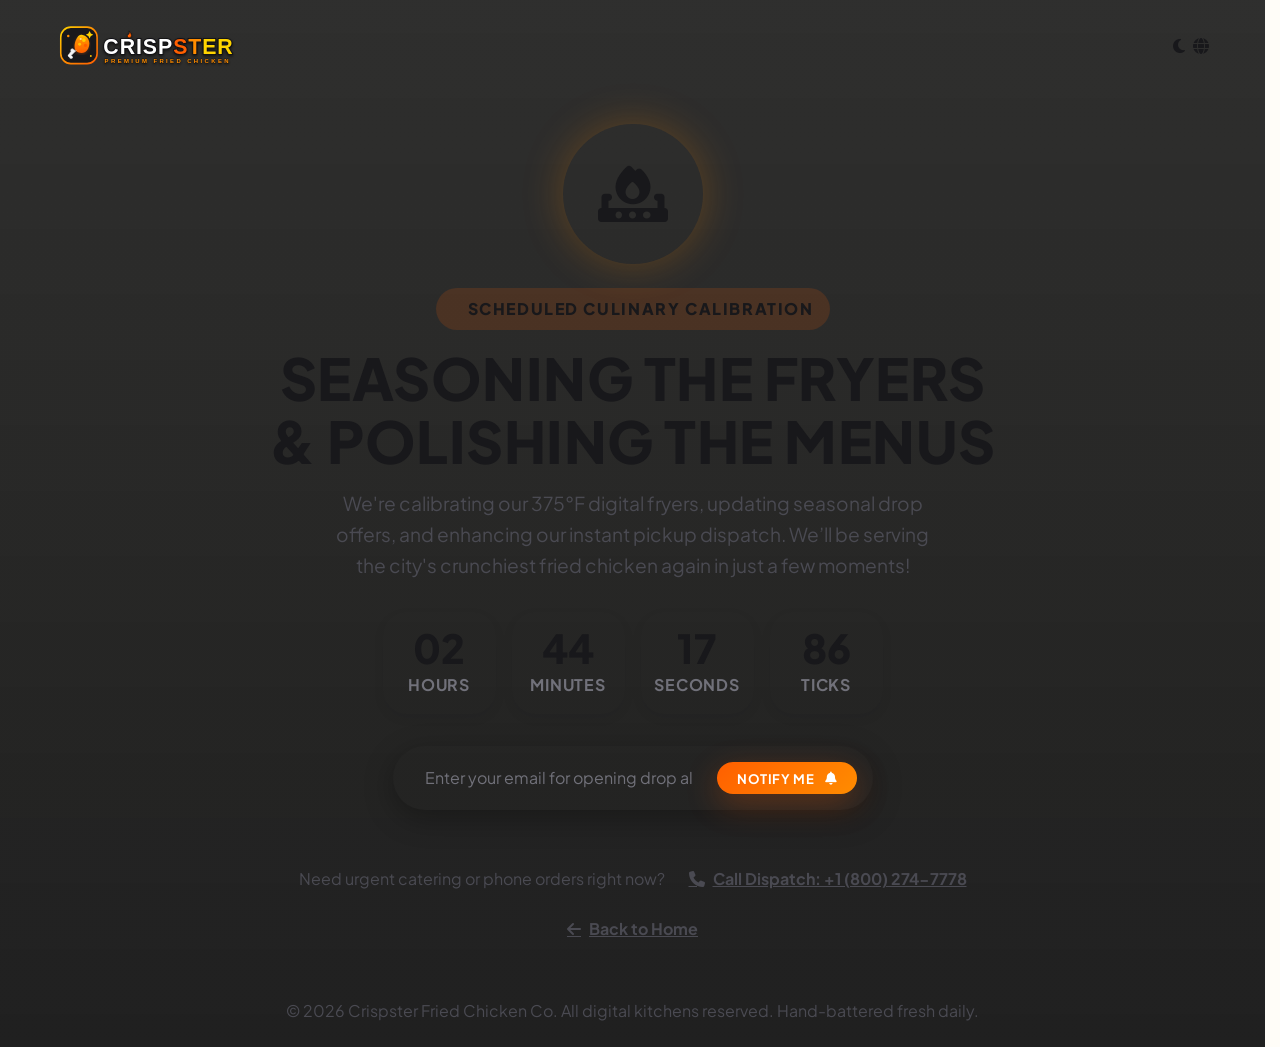
<file: maintenance.html>
<!DOCTYPE html>
<html lang="en" dir="ltr" data-theme="dark">
<head>
  <meta charset="UTF-8">
  <meta name="viewport" content="width=device-width, initial-scale=1.0">
  <title>Kitchen Upgrade In Progress — Crispster Fried Chicken</title>
  <meta name="description" content="Crispster's digital kitchen is currently undergoing scheduled maintenance and equipment seasoning. We'll be back hotter and crispier shortly!">
  
  <link rel="icon" type="image/svg+xml" href="images/favicon.svg">
  <link rel="preconnect" href="https://fonts.googleapis.com">
  <link rel="preconnect" href="https://fonts.gstatic.com" crossorigin>
  <link href="https://fonts.googleapis.com/css2?family=Plus+Jakarta+Sans:wght@400;500;600;700;800&family=Cabinet+Grotesk:wght@700;800;900&display=swap" rel="stylesheet">
  <link rel="stylesheet" href="https://cdnjs.cloudflare.com/ajax/libs/font-awesome/6.5.1/css/all.min.css">
  <link rel="stylesheet" href="css/style.css">
  
  <style>
    .maintenance-wrapper {
      min-height: 100vh;
      display: flex;
      flex-direction: column;
      justify-content: space-between;
      position: relative;
      overflow: hidden;
      background: linear-gradient(rgba(18, 18, 18, 0.88), rgba(18, 18, 18, 0.94)),
                  url('https://images.unsplash.com/photo-1590846406792-0adc7f938f1d?auto=format&fit=crop&w=1920&q=80') center center / cover no-repeat;
    }
    .maintenance-header {
      padding: var(--space-6) var(--space-6);
      display: flex;
      align-items: center;
      justify-content: space-between;
      max-width: 1200px;
      margin: 0 auto;
      width: 100%;
    }
    .maintenance-content {
      max-width: 820px;
      margin: 0 auto;
      padding: var(--space-8) var(--space-6);
      text-align: center;
    }
    .fryer-visual-box {
      width: 140px;
      height: 140px;
      margin: 0 auto var(--space-6);
      background: var(--surface-1);
      border: 2px solid var(--border-glow);
      border-radius: var(--radius-full);
      display: flex;
      align-items: center;
      justify-content: center;
      position: relative;
      box-shadow: 0 0 40px rgba(255, 140, 0, 0.25);
    }
    .fryer-visual-box i {
      font-size: 3.5rem;
      color: var(--primary-yellow);
      animation: pulseGlow 2s infinite ease-in-out;
    }
    .maintenance-badge {
      display: inline-flex;
      align-items: center;
      gap: var(--space-2);
      padding: var(--space-2) var(--space-4);
      background: rgba(255, 95, 0, 0.15);
      border: 1px solid var(--hot-orange);
      border-radius: var(--radius-full);
      color: var(--hot-orange);
      font-size: var(--text-xs);
      font-weight: 800;
      letter-spacing: 0.1em;
      text-transform: uppercase;
      margin-bottom: var(--space-4);
    }
    .pulse-dot {
      width: 8px;
      height: 8px;
      border-radius: 50%;
      background: var(--hot-orange);
      box-shadow: 0 0 10px var(--hot-orange);
      animation: blinkDot 1.2s infinite ease-in-out;
    }
    .maintenance-title {
      font-size: clamp(2.2rem, 5vw, 3.6rem);
      font-weight: 900;
      color: var(--text-primary);
      line-height: 1.1;
      margin-bottom: var(--space-4);
    }
    .maintenance-desc {
      font-size: clamp(1rem, 2vw, 1.2rem);
      color: var(--text-secondary);
      max-width: 620px;
      margin: 0 auto var(--space-8);
      line-height: 1.6;
    }
    /* Countdown Timer */
    .countdown-grid {
      display: grid;
      grid-template-columns: repeat(4, 1fr);
      gap: var(--space-4);
      max-width: 500px;
      margin: 0 auto var(--space-8);
    }
    .countdown-card {
      background: var(--surface-1);
      border: 1px solid var(--border-subtle);
      border-radius: var(--radius-lg);
      padding: var(--space-4) var(--space-2);
      box-shadow: var(--shadow-sm);
    }
    .countdown-num {
      font-family: var(--font-heading);
      font-size: clamp(1.8rem, 3.5vw, 2.5rem);
      font-weight: 900;
      color: var(--primary-yellow);
      display: block;
      line-height: 1;
      margin-bottom: var(--space-1);
    }
    .countdown-lbl {
      font-size: var(--text-xs);
      text-transform: uppercase;
      color: var(--text-muted);
      font-weight: 700;
      letter-spacing: 0.05em;
    }
    /* Notification Form */
    .notify-form-box {
      max-width: 480px;
      margin: 0 auto var(--space-8);
      background: var(--surface-1);
      border: 1px solid var(--border-glow);
      padding: var(--space-4);
      border-radius: var(--radius-full);
      display: flex;
      gap: var(--space-2);
      box-shadow: 0 8px 30px rgba(0, 0, 0, 0.3);
    }
    .notify-input {
      flex: 1;
      background: transparent;
      border: none;
      outline: none;
      padding: 0 var(--space-4);
      color: var(--text-primary);
      font-size: var(--text-sm);
    }
    .notify-input::placeholder {
      color: var(--text-muted);
    }
    /* Quick hotline info */
    .emergency-hotline {
      display: flex;
      flex-wrap: wrap;
      justify-content: center;
      align-items: center;
      gap: var(--space-6);
      padding-top: var(--space-6);
      border-top: 1px solid var(--border-subtle);
      color: var(--text-secondary);
      font-size: var(--text-sm);
    }
    .hotline-link {
      color: var(--primary-yellow);
      font-weight: 700;
      text-decoration: underline;
      display: inline-flex;
      align-items: center;
      gap: var(--space-2);
    }
    .maintenance-footer {
      padding: var(--space-6);
      text-align: center;
      color: var(--text-muted);
      font-size: var(--text-xs);
      border-top: 1px solid var(--border-subtle);
    }
    @keyframes pulseGlow {
      0%, 100% { transform: scale(1); filter: drop-shadow(0 0 5px rgba(255, 212, 0, 0.4)); }
      50% { transform: scale(1.08); filter: drop-shadow(0 0 18px rgba(255, 95, 0, 0.8)); }
    }
    @keyframes blinkDot {
      0%, 100% { opacity: 1; transform: scale(1); }
      50% { opacity: 0.3; transform: scale(0.7); }
    }
    @media (max-width: 580px) {
      .notify-form-box {
        border-radius: var(--radius-lg);
        flex-direction: column;
      }
      .notify-form-box .btn {
        width: 100%;
      }
    }
  </style>
</head>
<body>
  <div class="maintenance-wrapper">
    <!-- Top Header Bar -->
    <header class="maintenance-header">
      <a href="index.html" class="nav-brand" aria-label="Crispster Homepage">
        <img src="images/logo.svg" alt="Crispster Premium Fried Chicken Logo" class="brand-logo-img">
      </a>

      <div style="display:flex; align-items:center; gap:var(--space-2);">
        <button class="theme-toggle-btn" id="theme-toggle" aria-label="Toggle Theme" title="Toggle Dark/Light Mode">
          <i class="fa-solid fa-moon"></i>
        </button>
        <button class="rtl-toggle-btn" id="rtl-toggle" aria-label="Toggle Direction" title="Toggle RTL/LTR Mode">
          <i class="fa-solid fa-globe"></i>
        </button>
      </div>
    </header>

    <!-- Main Content -->
    <main class="maintenance-content">
      <div class="fryer-visual-box">
        <i class="fa-solid fa-fire-burner"></i>
      </div>

      <div class="maintenance-badge">
        <span class="pulse-dot"></span>
        <span>Scheduled Culinary Calibration</span>
      </div>

      <h1 class="maintenance-title">Seasoning the Fryers &amp; Polishing the Menus</h1>
      <p class="maintenance-desc">
        We're calibrating our 375°F digital fryers, updating seasonal drop offers, and enhancing our instant pickup dispatch. We’ll be serving the city's crunchiest fried chicken again in just a few moments!
      </p>

      <!-- Dynamic Live Countdown Timer -->
      <div class="countdown-grid" id="maintenance-countdown" aria-label="Estimated time remaining">
        <div class="countdown-card">
          <span class="countdown-num" id="cd-hours">02</span>
          <span class="countdown-lbl">Hours</span>
        </div>
        <div class="countdown-card">
          <span class="countdown-num" id="cd-minutes">44</span>
          <span class="countdown-lbl">Minutes</span>
        </div>
        <div class="countdown-card">
          <span class="countdown-num" id="cd-seconds">18</span>
          <span class="countdown-lbl">Seconds</span>
        </div>
        <div class="countdown-card">
          <span class="countdown-num" id="cd-ms">95</span>
          <span class="countdown-lbl">Ticks</span>
        </div>
      </div>

      <!-- Quick Notification Form -->
      <form class="notify-form-box" onsubmit="event.preventDefault(); alert('Crunch Alert Registered! We will ping you the moment our fryers reopen with a 15% VIP perk.'); this.reset();">
        <input type="email" class="notify-input" placeholder="Enter your email for opening drop alert..." required aria-label="Email address for maintenance alert">
        <button type="submit" class="btn btn-hot btn-sm">
          <span>Notify Me</span>
          <i class="fa-solid fa-bell"></i>
        </button>
      </form>

      <!-- Emergency Hotline & Physical Store Info -->
      <div class="emergency-hotline">
        <span>Need urgent catering or phone orders right now?</span>
        <a href="tel:+18002747778" class="hotline-link">
          <i class="fa-solid fa-phone"></i>
          <span>Call Dispatch: +1 (800) 274-7778</span>
        </a>
        <a href="index.html" class="hotline-link">
          <i class="fa-solid fa-arrow-left"></i>
          <span>Back to Home</span>
        </a>
      </div>
    </main>

    <!-- Footer -->
    <footer class="maintenance-footer">
      <p>&copy; 2026 Crispster Fried Chicken Co. All digital kitchens reserved. Hand-battered fresh daily.</p>
    </footer>
  </div>

  <script src="js/main.js"></script>
  <script>
    // Live ticking countdown
    let totalSeconds = 2 * 3600 + 44 * 60 + 18;
    const hEl = document.getElementById('cd-hours');
    const mEl = document.getElementById('cd-minutes');
    const sEl = document.getElementById('cd-seconds');
    const msEl = document.getElementById('cd-ms');

    setInterval(() => {
      if (totalSeconds > 0) {
        totalSeconds--;
        const h = Math.floor(totalSeconds / 3600);
        const m = Math.floor((totalSeconds % 3600) / 60);
        const s = totalSeconds % 60;
        if (hEl) hEl.textContent = String(h).padStart(2, '0');
        if (mEl) mEl.textContent = String(m).padStart(2, '0');
        if (sEl) sEl.textContent = String(s).padStart(2, '0');
      }
    }, 1000);

    setInterval(() => {
      if (msEl) {
        msEl.textContent = String(Math.floor(Math.random() * 90) + 10);
      }
    }, 120);
  </script>
</body>
</html>
</file>
<file: css/style.css>
/* ==========================================================================
   CRISPSTER — PREMIUM FRIED CHICKEN TAKEAWAY
   Master Design System, Tokens, Alignment & Spacing Framework
   ========================================================================== */

/* --------------------------------------------------------------------------
   1. CSS Custom Properties & Design Tokens
   -------------------------------------------------------------------------- */
:root {
  /* Brand Core Palette */
  --color-primary-yellow: #FFD400;
  --color-golden-yellow: #FFC300;
  --color-deep-orange: #FF8C00;
  --color-hot-orange: #FF5F00;

  /* Accent & Status */
  --color-spicy-red: #E11D48;
  --color-success: #10B981;
  --color-rating-star: #FBBF24;

  /* Typography */
  --font-sans: 'Plus Jakarta Sans', system-ui, -apple-system, BlinkMacSystemFont, 'Segoe UI', Roboto, sans-serif;
  --font-display: 'Oswald', 'Plus Jakarta Sans', Impact, sans-serif;

  /* 8pt Strict Spacing Scale */
  --space-1: 0.25rem;  /* 4px */
  --space-2: 0.5rem;   /* 8px */
  --space-3: 0.75rem;  /* 12px */
  --space-4: 1rem;     /* 16px */
  --space-5: 1.25rem;  /* 20px */
  --space-6: 1.5rem;   /* 24px */
  --space-8: 2rem;     /* 32px */
  --space-10: 2.5rem;  /* 40px */
  --space-12: 3rem;    /* 48px */
  --space-16: 4rem;    /* 64px */
  --space-20: 5rem;    /* 80px */
  --space-24: 6rem;    /* 96px */

  /* Border Radii */
  --radius-xs: 6px;
  --radius-sm: 10px;
  --radius-md: 16px;
  --radius-lg: 24px;
  --radius-xl: 32px;
  --radius-2xl: 40px;
  --radius-full: 9999px;

  /* Transitions */
  --transition-fast: 0.18s cubic-bezier(0.16, 1, 0.3, 1);
  --transition-normal: 0.28s cubic-bezier(0.16, 1, 0.3, 1);
  --transition-smooth: 0.45s cubic-bezier(0.16, 1, 0.3, 1);

  /* Layout Boundaries */
  --container-max: 1260px;
  --header-height: 80px;
  --header-height-scrolled: 72px;
}

/* Light Theme (Default) */
:root, [data-theme="light"] {
  --bg-primary: #FFFDF8;
  --bg-secondary: #F6F2E9;
  --bg-card: #FFFFFF;
  --bg-card-hover: #FFFDF5;
  --bg-surface: #EDE7DB;
  --bg-elevated: #FFFFFF;
  --bg-contrast: #18181B;

  --text-primary: #18181B;
  --text-secondary: #4A4A52;
  --text-muted: #71717A;
  --text-inverse: #FFFFFF;

  --border-light: rgba(24, 24, 27, 0.08);
  --border-medium: rgba(24, 24, 27, 0.14);
  --border-strong: rgba(24, 24, 27, 0.24);
  --border-brand: rgba(255, 140, 0, 0.4);

  --shadow-xs: 0 1px 3px rgba(24, 24, 27, 0.05);
  --shadow-sm: 0 4px 12px rgba(24, 24, 27, 0.06);
  --shadow-md: 0 10px 28px rgba(24, 24, 27, 0.09);
  --shadow-lg: 0 18px 44px rgba(24, 24, 27, 0.12);
  --shadow-glow: 0 10px 32px rgba(255, 95, 0, 0.28);
  --shadow-yellow: 0 8px 26px rgba(255, 212, 0, 0.35);

  --logo-text-color: #FFFFFF;
  --header-glass: rgba(18, 18, 22, 0.96);
  --badge-bg: rgba(255, 212, 0, 0.22);
  --badge-text: #9A3412;

  --hero-bg-overlay: linear-gradient(135deg, rgba(255, 253, 248, 0.56) 0%, rgba(255, 248, 235, 0.36) 55%, rgba(255, 243, 225, 0.14) 100%);
  --hero-bg-overlay-radial: radial-gradient(circle at 80% 25%, rgba(255, 140, 0, 0.12) 0%, transparent 60%), linear-gradient(135deg, rgba(255, 253, 248, 0.58) 0%, rgba(255, 248, 235, 0.38) 55%, rgba(255, 243, 225, 0.16) 100%);
}

/* Dark Theme */
[data-theme="dark"] {
  --bg-primary: #101013;
  --bg-secondary: #17171B;
  --bg-card: #1E1E24;
  --bg-card-hover: #26262D;
  --bg-surface: #272730;
  --bg-elevated: #2A2A33;
  --bg-contrast: #FFFFFF;

  --text-primary: #F4F4F6;
  --text-secondary: #C8C8D0;
  --text-muted: #9494A0;
  --text-inverse: #101013;

  --border-light: rgba(255, 255, 255, 0.08);
  --border-medium: rgba(255, 255, 255, 0.14);
  --border-strong: rgba(255, 255, 255, 0.22);
  --border-brand: rgba(255, 140, 0, 0.5);

  --shadow-xs: 0 1px 3px rgba(0, 0, 0, 0.3);
  --shadow-sm: 0 4px 14px rgba(0, 0, 0, 0.4);
  --shadow-md: 0 12px 32px rgba(0, 0, 0, 0.55);
  --shadow-lg: 0 20px 48px rgba(0, 0, 0, 0.7);
  --shadow-glow: 0 10px 36px rgba(255, 95, 0, 0.45);
  --shadow-yellow: 0 8px 28px rgba(255, 212, 0, 0.25);

  --logo-text-color: #FFFFFF;
  --header-glass: rgba(18, 18, 22, 0.96);
  --badge-bg: rgba(255, 212, 0, 0.16);
  --badge-text: #FFD400;

  --hero-bg-overlay: linear-gradient(135deg, rgba(16, 16, 19, 0.62) 0%, rgba(24, 24, 28, 0.44) 55%, rgba(16, 16, 19, 0.18) 100%);
  --hero-bg-overlay-radial: radial-gradient(circle at 80% 25%, rgba(255, 95, 0, 0.18) 0%, transparent 60%), linear-gradient(135deg, rgba(16, 16, 19, 0.62) 0%, rgba(24, 24, 28, 0.44) 55%, rgba(16, 16, 19, 0.20) 100%);
}

/* --------------------------------------------------------------------------
   2. Reset, Base & Modern Typography
   -------------------------------------------------------------------------- */
*, *::before, *::after {
  box-sizing: border-box;
  margin: 0;
  padding: 0;
}

html {
  font-size: 16px;
  scroll-behavior: smooth;
  scrollbar-gutter: stable;
  -webkit-text-size-adjust: 100%;
  overflow-x: clip;
  max-width: 100%;
}

body {
  font-family: var(--font-sans);
  background-color: var(--bg-primary);
  color: var(--text-primary);
  line-height: 1.6;
  min-height: 100dvh;
  overflow-x: clip;
  transition: background-color var(--transition-normal), color var(--transition-normal);
  -webkit-font-smoothing: antialiased;
  -moz-osx-font-smoothing: grayscale;
}

img, svg, picture, video {
  display: block;
  max-width: 100%;
  height: auto;
}

a {
  color: inherit;
  text-decoration: none;
  transition: color var(--transition-fast), transform var(--transition-fast);
}

button, input, textarea, select {
  font: inherit;
  color: inherit;
  border: none;
  background: none;
  outline: none;
}

button {
  cursor: pointer;
  user-select: none;
}

ul, ol {
  list-style: none;
}

/* Modern Typography Wrapping per guidance */
h1, h2, h3, h4, h5, h6 {
  font-family: var(--font-display);
  font-weight: 700;
  line-height: 1.12;
  color: var(--text-primary);
  letter-spacing: 0.5px;
  text-transform: uppercase;
  text-wrap: balance;
}

p, blockquote, li {
  color: var(--text-secondary);
  text-wrap: pretty;
}

::selection {
  background-color: var(--color-primary-yellow);
  color: #18181B;
}

/* --------------------------------------------------------------------------
   3. Direction & RTL Support (Enhanced BiDi Punctuation & Layout Fixes)
   -------------------------------------------------------------------------- */
[dir="rtl"] {
  direction: rtl;
  text-align: right;
}

[dir="ltr"] {
  direction: ltr;
  text-align: left;
}

/* Ensure English/Latin text blocks keep punctuation (?, ., !, :, -, quotes, parentheses)
   at their natural grammatical positions at the end of sentences, while aligning text right */
[dir="rtl"] p,
[dir="rtl"] h1,
[dir="rtl"] h2,
[dir="rtl"] h3,
[dir="rtl"] h4,
[dir="rtl"] h5,
[dir="rtl"] h6,
[dir="rtl"] .section-title,
[dir="rtl"] .section-description,
[dir="rtl"] .hero-title,
[dir="rtl"] .hero-desc,
[dir="rtl"] .hero-subtitle,
[dir="rtl"] .card-title,
[dir="rtl"] .card-desc,
[dir="rtl"] .faq-header span,
[dir="rtl"] .faq-answer-text,
[dir="rtl"] .article-content,
[dir="rtl"] .article-content p,
[dir="rtl"] .article-content h2,
[dir="rtl"] .article-content h3,
[dir="rtl"] .foodie-comment-card p,
[dir="rtl"] .comment-author-name,
[dir="rtl"] .comment-post-time,
[dir="rtl"] .why-value-title,
[dir="rtl"] .footer-brand-desc,
[dir="rtl"] .footer-hours-item,
[dir="rtl"] .footer-contact-item,
[dir="rtl"] .trivia-box p,
[dir="rtl"] .trivia-box h2,
[dir="rtl"] .bucket-includes-item,
[dir="rtl"] .combo-tagline,
[dir="rtl"] .offer-tagline,
[dir="rtl"] .contact-card-desc,
[dir="rtl"] .step-card-text {
  direction: ltr;
  text-align: right;
  unicode-bidi: isolate;
}

/* Preserve intentionally centered section headers, hero plaques, trivia & centered chef cards in RTL mode */
[dir="rtl"] .section-header,
[dir="rtl"] .section-header .section-title,
[dir="rtl"] .section-header .section-description,
[dir="rtl"] .hero-content-plaque,
[dir="rtl"] .hero-content-plaque .section-title,
[dir="rtl"] .hero-content-plaque .section-description,
[dir="rtl"] .trivia-box,
[dir="rtl"] .trivia-box h2,
[dir="rtl"] .trivia-box p,
[dir="rtl"] .card-body[style*="text-align: center"],
[dir="rtl"] .card-body[style*="text-align: center"] .card-title,
[dir="rtl"] .card-body[style*="text-align: center"] .card-desc {
  text-align: center;
}

@media (max-width: 992px) {
  [dir="rtl"] .hero-grid,
  [dir="rtl"] .hero-grid .hero-headline,
  [dir="rtl"] .hero-grid .hero-lead,
  [dir="rtl"] .cta-banner-box,
  [dir="rtl"] .cta-banner-box .cta-banner-headline,
  [dir="rtl"] .cta-banner-box .cta-banner-desc {
    text-align: center;
  }
}

/* Explicit FAQ accordion RTL text alignment and icon positioning */
[dir="rtl"] .faq-header {
  text-align: right;
  display: flex;
  align-items: center;
  justify-content: space-between;
}

[dir="rtl"] .faq-header span {
  direction: ltr;
  text-align: right;
  unicode-bidi: isolate;
  display: block;
  flex: 1;
}

[dir="rtl"] .faq-icon-arrow {
  margin-inline-start: 1rem;
}

[dir="rtl"] .faq-answer-text {
  direction: ltr;
  text-align: right;
  unicode-bidi: isolate;
}

/* Keep prices, numbers, ratings, badges, and phone numbers in natural sequence ($24.99, #1, 4.9 (1.2k)) */
[dir="rtl"] .card-price,
[dir="rtl"] .current-price,
[dir="rtl"] .old-price,
[dir="rtl"] .bucket-price-tag,
[dir="rtl"] .footer-contact-item span,
[dir="rtl"] .footer-hours-item span,
[dir="rtl"] .card-rating,
[dir="rtl"] .rating-stars,
[dir="rtl"] .card-badge,
[dir="rtl"] .hero-top-badge,
[dir="rtl"] .section-subtitle-tag,
[dir="rtl"] .category-count,
[dir="rtl"] .discussions-count-pill,
[dir="rtl"] .order-id-badge,
[dir="rtl"] .spice-tag,
[dir="rtl"] .cart-summary-line span:last-child {
  direction: ltr;
  unicode-bidi: isolate;
  display: inline-flex;
  align-items: center;
}

[dir="rtl"] .card-price {
  align-items: baseline;
  gap: 0.45rem;
}

/* RTL Form controls & search inputs */
[dir="rtl"] input:not([type="checkbox"]):not([type="radio"]),
[dir="rtl"] textarea,
[dir="rtl"] select,
[dir="rtl"] .form-control {
  text-align: right;
  direction: ltr;
  unicode-bidi: plaintext;
}

[dir="rtl"] .arrow-icon,
[dir="rtl"] .fa-arrow-right,
[dir="rtl"] .fa-chevron-right,
[dir="rtl"] .btn i.fa-arrow-right,
[dir="rtl"] .btn i.fa-chevron-right {
  transform: scaleX(-1);
}

[dir="rtl"] .fa-arrow-left,
[dir="rtl"] .fa-chevron-left {
  transform: scaleX(-1);
}

[dir="rtl"] .cart-table td {
  text-align: right;
}

[dir="rtl"] .dropdown-item {
  text-align: right;
}

[dir="rtl"] .dropdown-item-title {
  justify-content: flex-start;
}

[dir="rtl"] .mobile-nav-link {
  text-align: right;
}

/* --------------------------------------------------------------------------
   4. Layout Containers & Section Rhythm
   -------------------------------------------------------------------------- */
.container {
  width: 100%;
  max-width: var(--container-max);
  margin-inline: auto;
  padding-inline: clamp(1rem, 3.5vw, 2rem);
}

.section {
  padding-block: clamp(4.5rem, 7vw, 6.5rem);
  position: relative;
}

@media (max-width: 768px) {
  .section {
    padding-block: clamp(3rem, 5vw, 4rem);
  }
}

.section-bg-secondary {
  background-color: var(--bg-secondary);
  border-block: 1px solid var(--border-light);
}

/* Disciplined Section Header with Proper Measure */
.section-header {
  text-align: center;
  max-width: 680px;
  margin-inline: auto;
  margin-block-end: clamp(2.5rem, 5vw, 4rem);
}

.section-subtitle-tag {
  display: inline-flex;
  align-items: center;
  gap: 0.5rem;
  background: var(--badge-bg);
  color: var(--badge-text);
  font-size: 0.82rem;
  font-weight: 800;
  letter-spacing: 1.6px;
  text-transform: uppercase;
  padding: 0.45rem 1.15rem;
  border-radius: var(--radius-full);
  margin-block-end: 1rem;
  border: 1px solid var(--border-brand);
}

.section-title {
  font-size: clamp(2rem, 3.8vw, 3.25rem);
  letter-spacing: -0.3px;
  margin-block-end: 1rem;
  line-height: 1.1;
}

span.highlight-yellow,
.section-title span.highlight-yellow {
  color: #B45309;
  font-weight: 900;
}

.section-title span.highlight-orange {
  color: #C2410C;
  font-weight: 900;
}

[data-theme="dark"] span.highlight-yellow,
[data-theme="dark"] .section-title span.highlight-yellow {
  color: #FFD400;
  text-shadow: 0 2px 16px rgba(255, 212, 0, 0.4);
}

[data-theme="dark"] .section-title span.highlight-orange {
  color: #FF5F00;
  text-shadow: 0 2px 16px rgba(255, 95, 0, 0.4);
}

.section-description {
  font-size: clamp(1rem, 1.2vw, 1.15rem);
  line-height: 1.65;
  color: var(--text-secondary);
  max-width: 580px;
  margin-inline: auto;
}

/* --------------------------------------------------------------------------
   5. Buttons & Controls (Refined Alignment & Hierarchy)
   -------------------------------------------------------------------------- */
.btn {
  display: inline-flex;
  align-items: center;
  justify-content: center;
  gap: 0.65rem;
  padding: 0.85rem 1.85rem;
  font-family: var(--font-sans);
  font-weight: 700;
  font-size: 0.92rem;
  border-radius: var(--radius-full);
  text-transform: uppercase;
  letter-spacing: 0.8px;
  transition: all var(--transition-normal);
  position: relative;
  overflow: hidden;
  white-space: nowrap;
  line-height: 1;
}

.btn:active {
  transform: scale(0.97);
}

.btn-primary,
.btn-hot {
  background: linear-gradient(135deg, var(--color-hot-orange), var(--color-deep-orange));
  color: #FFFFFF;
  box-shadow: var(--shadow-glow);
}

.btn-primary:hover,
.btn-hot:hover {
  background: linear-gradient(135deg, #FF7726, var(--color-hot-orange));
  box-shadow: 0 12px 34px rgba(255, 95, 0, 0.55);
  transform: translateY(-2px);
}

.btn-outline {
  border: 2px solid var(--border-medium);
  color: var(--text-primary);
  background: transparent;
}

.btn-outline:hover {
  border-color: var(--color-hot-orange);
  color: var(--color-hot-orange);
  background: rgba(255, 95, 0, 0.06);
  transform: translateY(-2px);
}

.btn-ghost {
  color: var(--text-primary);
  padding: 0.6rem 1rem;
}

.btn-ghost:hover {
  color: var(--color-hot-orange);
  background: rgba(255, 95, 0, 0.08);
}

.btn-sm {
  padding: 0.6rem 1.25rem;
  font-size: 0.82rem;
  letter-spacing: 0.6px;
}

.btn-icon-only {
  width: 42px;
  height: 42px;
  border-radius: var(--radius-full);
  padding: 0;
  display: inline-flex;
  align-items: center;
  justify-content: center;
  border: 1.5px solid var(--border-medium);
  background: var(--bg-card);
  color: var(--text-primary);
  transition: all var(--transition-fast);
}

.btn-icon-only:hover {
  border-color: var(--color-golden-yellow);
  color: var(--color-hot-orange);
  transform: translateY(-2px);
  box-shadow: var(--shadow-xs);
}

/* --------------------------------------------------------------------------
   5b. Global Form Controls (RTL & Light/Dark Theme Ready)
   -------------------------------------------------------------------------- */
.form-group {
  display: flex;
  flex-direction: column;
  gap: 0.45rem;
  margin-bottom: 1.25rem;
}

.form-label {
  font-weight: 700;
  font-size: 0.88rem;
  color: var(--text-primary);
  display: flex;
  align-items: center;
  gap: 0.35rem;
}

.form-label .req {
  color: var(--color-hot-orange);
}

.form-control {
  width: 100%;
  padding: 0.85rem 1.15rem;
  background: var(--bg-card);
  border: 1.5px solid var(--border-medium);
  border-radius: var(--radius-md);
  font-size: 0.95rem;
  color: var(--text-primary);
  font-family: inherit;
  transition: all var(--transition-fast);
}

.form-control:focus {
  border-color: var(--color-hot-orange);
  box-shadow: 0 0 0 3px rgba(255, 95, 0, 0.15);
  outline: none;
}

.form-row,
.form-group-row {
  display: grid;
  grid-template-columns: repeat(2, 1fr);
  gap: 1.25rem;
}

@media (max-width: 640px) {
  .form-row,
  .form-group-row {
    grid-template-columns: 1fr;
    gap: 0.85rem;
  }
  #handover-options {
    grid-template-columns: 1fr !important;
  }
}

.form-group {
  margin-block-end: 1.25rem;
  display: flex;
  flex-direction: column;
  gap: 0.4rem;
  position: relative;
}

.form-error-msg {
  font-size: 0.82rem;
  color: #EF4444;
  font-weight: 600;
  display: none;
  margin-top: 0.25rem;
  line-height: 1.4;
}

.form-control.error {
  border-color: #EF4444 !important;
  box-shadow: 0 0 0 3px rgba(239, 68, 68, 0.15) !important;
}

.form-control.valid {
  border-color: #10B981 !important;
}

/* --------------------------------------------------------------------------
   6. Navigation Bar (Exact Identical Across All Pages)
   -------------------------------------------------------------------------- */
.site-header {
  position: sticky;
  top: 0;
  left: 0;
  width: 100%;
  height: var(--header-height);
  background: var(--header-glass);
  backdrop-filter: blur(16px);
  -webkit-backdrop-filter: blur(16px);
  border-bottom: 1px solid rgba(255, 255, 255, 0.08);
  z-index: 1000;
  transition: height var(--transition-normal), box-shadow var(--transition-normal);
}

.site-header.scrolled {
  box-shadow: 0 4px 20px rgba(0, 0, 0, 0.35);
  height: var(--header-height-scrolled);
}

.navbar {
  display: flex;
  align-items: center;
  justify-content: space-between;
  height: 100%;
  gap: var(--space-6);
}

.nav-brand {
  display: flex;
  align-items: center;
  gap: var(--space-3);
  flex-shrink: 0;
}

.brand-logo-img,
.footer-logo-img,
.drawer-logo-img {
  height: 44px;
  width: auto;
  display: block;
  transition: transform var(--transition-fast);
}

.nav-brand:hover .brand-logo-img {
  transform: scale(1.03);
}

@media (max-width: 540px) {
  .brand-logo-img,
  .footer-logo-img,
  .drawer-logo-img {
    height: 38px;
  }
}

.nav-links {
  display: flex;
  align-items: center;
  gap: clamp(1.25rem, 2.5vw, 2.5rem);
}

.nav-link {
  font-weight: 700;
  font-size: 0.92rem;
  color: #E4E4E7;
  text-transform: uppercase;
  letter-spacing: 0.8px;
  position: relative;
  padding-block: 0.5rem;
  transition: color var(--transition-fast);
}

.nav-link::after {
  content: '';
  position: absolute;
  bottom: 0;
  left: 0;
  width: 0;
  height: 3px;
  background: linear-gradient(90deg, var(--color-primary-yellow), var(--color-hot-orange));
  border-radius: var(--radius-full);
  transition: width var(--transition-normal);
}

[dir="rtl"] .nav-link::after {
  left: auto;
  right: 0;
}

.nav-link:hover {
  color: var(--color-hot-orange);
}

.nav-link:hover::after,
.nav-link.active::after {
  width: 100%;
}

.nav-link.active {
  color: var(--color-hot-orange);
}

/* Nav Item Dropdown */
.nav-item-dropdown {
  position: relative;
  display: inline-flex;
  align-items: center;
}

.nav-link.dropdown-toggle {
  display: inline-flex;
  align-items: center;
  gap: 0.4rem;
}

.nav-dropdown-icon {
  font-size: 0.72rem;
  transition: transform var(--transition-fast);
}

.nav-item-dropdown:hover .nav-dropdown-icon,
.nav-item-dropdown:focus-within .nav-dropdown-icon {
  transform: rotate(180deg);
}

.nav-dropdown-menu {
  position: absolute;
  top: 100%;
  left: 0;
  min-width: 260px;
  background: var(--bg-card);
  border: 1.5px solid var(--border-medium);
  border-radius: var(--radius-md);
  padding: 0.65rem;
  box-shadow: var(--shadow-lg);
  display: flex;
  flex-direction: column;
  gap: 0.35rem;
  opacity: 0;
  visibility: hidden;
  transform: translateY(10px);
  transition: all var(--transition-fast);
  z-index: 1050;
  pointer-events: none;
}

[dir="rtl"] .nav-dropdown-menu {
  left: auto;
  right: 0;
}

.nav-item-dropdown:hover .nav-dropdown-menu,
.nav-item-dropdown:focus-within .nav-dropdown-menu {
  opacity: 1;
  visibility: visible;
  transform: translateY(0);
  pointer-events: auto;
}

.dropdown-item {
  display: flex;
  flex-direction: column;
  padding: 0.65rem 0.95rem;
  border-radius: var(--radius-sm);
  transition: background var(--transition-fast), transform var(--transition-fast);
}

.dropdown-item:hover {
  background: var(--bg-secondary);
  transform: translateX(4px);
}

[dir="rtl"] .dropdown-item:hover {
  transform: translateX(-4px);
}

.dropdown-item-title {
  font-weight: 800;
  font-size: 0.9rem;
  color: var(--text-primary);
  display: flex;
  align-items: center;
  gap: 0.5rem;
}

.dropdown-item-title i {
  color: var(--color-hot-orange);
  font-size: 0.85rem;
}

.dropdown-item-desc {
  font-size: 0.76rem;
  color: var(--text-muted);
  margin-top: 2px;
}

.nav-controls {
  display: flex;
  align-items: center;
  gap: 0.65rem;
}

.site-header .btn-icon-only {
  width: 42px;
  height: 42px;
  min-height: 42px;
  border-radius: var(--radius-full);
  background: rgba(255, 255, 255, 0.08);
  border: 1.5px solid rgba(255, 255, 255, 0.16);
  color: var(--color-primary-yellow);
  line-height: 1;
}

.site-header .btn-icon-only:hover {
  background: rgba(255, 255, 255, 0.16);
  border-color: var(--color-golden-yellow);
  color: var(--color-hot-orange);
}

.cart-toggle-btn {
  position: relative;
  display: inline-flex;
  align-items: center;
  justify-content: center;
  height: 42px;
  min-height: 42px;
  background: rgba(255, 255, 255, 0.08);
  border: 1.5px solid rgba(255, 255, 255, 0.16);
  color: #F4F4F6;
  padding: 0 1.15rem;
  border-radius: var(--radius-full);
  font-weight: 700;
  font-size: 0.85rem;
  line-height: 1;
  gap: 0.55rem;
  transition: all var(--transition-fast);
}

.site-header .nav-order-btn,
.mobile-drawer-controls .nav-order-btn {
  height: 42px;
  min-height: 42px;
  padding: 0 1.25rem;
  border-radius: var(--radius-full);
  border: 1.5px solid transparent;
  font-size: 0.85rem;
  line-height: 1;
  display: inline-flex;
  align-items: center;
  justify-content: center;
}

.cart-toggle-btn:hover {
  border-color: var(--color-golden-yellow);
  background: rgba(255, 255, 255, 0.16);
  color: var(--color-primary-yellow);
  transform: translateY(-1px);
}

.cart-count-badge {
  background: var(--color-hot-orange);
  color: #FFFFFF;
  font-size: 0.75rem;
  font-weight: 800;
  min-width: 20px;
  height: 20px;
  border-radius: var(--radius-full);
  display: inline-flex;
  align-items: center;
  justify-content: center;
  padding: 0 4px;
}

.mobile-menu-btn {
  display: none;
  font-size: 1.35rem;
  background: none;
  border: none;
  color: #F4F4F6;
  padding: 0.5rem;
}

@media (max-width: 1024px) {
  .nav-links {
    display: none;
  }
  .site-header .nav-controls .nav-order-btn,
  .site-header .nav-controls .theme-toggle-btn,
  .site-header .nav-controls .direction-toggle-btn,
  .site-header .nav-controls .cart-toggle-btn {
    display: none;
  }
  .mobile-menu-btn {
    display: flex;
    align-items: center;
    justify-content: center;
  }
}

/* --------------------------------------------------------------------------
   7. Mobile Navigation Drawer
   -------------------------------------------------------------------------- */
.mobile-drawer-overlay {
  position: fixed;
  inset: 0;
  background: rgba(0, 0, 0, 0.65);
  backdrop-filter: blur(6px);
  z-index: 1998;
  opacity: 0;
  pointer-events: none;
  transition: opacity var(--transition-normal);
}

.mobile-drawer-overlay.active {
  opacity: 1;
  pointer-events: auto;
}

.mobile-drawer {
  position: fixed;
  top: 0;
  right: 0;
  width: 320px;
  max-width: 88vw;
  height: 100dvh;
  max-height: 100dvh;
  background: #161619;
  border-left: 1px solid rgba(255, 255, 255, 0.1);
  color: #F4F4F6;
  z-index: 1999;
  padding: 0;
  display: flex;
  flex-direction: column;
  overflow: hidden;
  transform: translateX(100%);
  visibility: hidden;
  transition: transform var(--transition-smooth), visibility var(--transition-smooth);
}

[dir="rtl"] .mobile-drawer {
  right: auto;
  left: 0;
  border-left: none;
  border-right: 1px solid rgba(255, 255, 255, 0.1);
  transform: translateX(-100%);
}

.mobile-drawer.open {
  transform: translateX(0);
  visibility: visible;
}

[dir="rtl"] .mobile-drawer.open {
  transform: translateX(0);
}

.mobile-drawer-header {
  display: flex;
  align-items: center;
  justify-content: space-between;
  padding: 1.15rem 1.25rem 0.9rem;
  margin-block-end: 0;
  border-bottom: 1px solid rgba(255, 255, 255, 0.1);
  flex-shrink: 0;
}

.drawer-logo-img {
  height: 36px;
  width: auto;
  display: block;
}

.drawer-close-btn {
  width: 38px;
  height: 38px;
  border-radius: var(--radius-full);
  display: flex;
  align-items: center;
  justify-content: center;
  background: rgba(255, 255, 255, 0.08);
  border: 1px solid rgba(255, 255, 255, 0.15);
  color: #F4F4F6;
  font-size: 1.15rem;
  cursor: pointer;
  transition: all var(--transition-fast);
}

.drawer-close-btn:hover {
  background: rgba(255, 255, 255, 0.18);
  color: var(--color-hot-orange);
}

.mobile-drawer-links {
  display: flex;
  flex-direction: column;
  gap: 0.2rem;
  flex: 1 1 auto;
  min-height: 0;
  overflow-y: auto;
  overflow-x: hidden;
  -webkit-overflow-scrolling: touch;
  overscroll-behavior: contain;
  padding: 0.75rem 1.25rem;
  margin-bottom: 0;
}

.mobile-nav-link {
  font-family: var(--font-display);
  font-size: 1.15rem;
  font-weight: 700;
  letter-spacing: 0.5px;
  color: #F4F4F6;
  display: flex;
  align-items: center;
  justify-content: space-between;
  padding: 0.5rem 0.75rem;
  border-radius: var(--radius-md);
  border: none;
  background: transparent;
  width: 100%;
  text-align: left;
  cursor: pointer;
  text-decoration: none;
  transition: all var(--transition-fast);
}

[dir="rtl"] .mobile-nav-link {
  text-align: right;
}

.mobile-nav-link:hover,
.mobile-nav-link.active {
  color: var(--color-hot-orange);
  background: rgba(255, 95, 0, 0.08);
}

/* Dropdown inside Mobile Drawer */
.mobile-nav-dropdown {
  display: flex;
  flex-direction: column;
}

.mobile-dropdown-toggle {
  display: flex;
  align-items: center;
  justify-content: space-between;
  width: 100%;
}

.mobile-dropdown-arrow {
  font-size: 0.85rem;
  transition: transform var(--transition-fast);
  color: var(--text-muted);
}

.mobile-nav-dropdown.open .mobile-dropdown-arrow {
  transform: rotate(180deg);
  color: var(--color-hot-orange);
}

.mobile-dropdown-menu {
  display: none;
  flex-direction: column;
  gap: 0.2rem;
  padding-inline-start: 1rem;
  padding-block: 0.25rem 0.35rem;
  margin-inline-start: 0.75rem;
  margin-block: 0.15rem 0.35rem;
  border-left: 2px solid rgba(255, 95, 0, 0.35);
}

[dir="rtl"] .mobile-dropdown-menu {
  border-left: none;
  border-right: 2px solid rgba(255, 95, 0, 0.35);
  margin-inline-start: 0;
  margin-inline-end: 0.75rem;
  padding-inline-start: 0;
  padding-inline-end: 1rem;
}

.mobile-nav-dropdown.open .mobile-dropdown-menu {
  display: flex;
}

.mobile-sub-link {
  font-size: 0.9rem;
  font-weight: 700;
  color: #D4D4D8;
  display: flex;
  align-items: center;
  gap: 0.65rem;
  padding: 0.4rem 0.65rem;
  border-radius: var(--radius-sm);
  text-decoration: none;
  transition: all var(--transition-fast);
  white-space: nowrap;
}

.mobile-sub-link i {
  font-size: 0.9rem;
  color: var(--color-hot-orange);
  width: 18px;
  text-align: center;
  flex-shrink: 0;
}

.mobile-sub-link:hover,
.mobile-sub-link.active {
  color: var(--color-golden-yellow);
  background: rgba(255, 255, 255, 0.06);
}

.mobile-sub-link.active i {
  color: var(--color-primary-yellow);
}

/* Mobile Drawer Controls & Nav Icons */
.mobile-drawer-footer,
.mobile-drawer-controls {
  padding: 1rem 1.25rem 1.25rem;
  border-top: 1px solid rgba(255, 255, 255, 0.12);
  display: flex;
  flex-direction: column;
  gap: 0.75rem;
  flex-shrink: 0;
  margin-top: 0;
  background: #161619;
}

.drawer-icon-row {
  display: flex;
  align-items: center;
  gap: 0.65rem;
}

.drawer-icon-row .btn-icon-only {
  width: 42px;
  height: 42px;
  min-height: 42px;
  border-radius: var(--radius-full);
  display: inline-flex;
  align-items: center;
  justify-content: center;
  background: rgba(255, 255, 255, 0.08);
  border: 1.5px solid rgba(255, 255, 255, 0.16);
  color: var(--color-primary-yellow);
  font-size: 0.95rem;
  line-height: 1;
  cursor: pointer;
  transition: all var(--transition-fast);
  flex-shrink: 0;
}

.drawer-icon-row .btn-icon-only:hover {
  background: rgba(255, 255, 255, 0.16);
  border-color: var(--color-golden-yellow);
  color: var(--color-hot-orange);
}

.drawer-icon-row .cart-toggle-btn {
  display: inline-flex;
  align-items: center;
  justify-content: center;
  gap: 0.5rem;
  flex: 1;
  padding: 0 0.85rem;
  height: 42px;
  min-height: 42px;
  font-size: 0.85rem;
  line-height: 1;
  font-weight: 800;
  border-radius: var(--radius-full);
  background: rgba(255, 255, 255, 0.08);
  border: 1.5px solid rgba(255, 255, 255, 0.16);
  color: #FFFFFF;
}

.drawer-icon-row .cart-toggle-btn:hover {
  background: var(--color-hot-orange);
  border-color: var(--color-hot-orange);
  color: #FFFFFF;
}

/* --------------------------------------------------------------------------
   8. Marquee / Crunchy Slogan Ticker
   -------------------------------------------------------------------------- */
.crunch-ticker-bar {
  background: linear-gradient(90deg, var(--color-primary-yellow), var(--color-golden-yellow), var(--color-deep-orange));
  color: #18181B;
  overflow: hidden;
  white-space: nowrap;
  padding-block: 0.85rem;
  font-weight: 900;
  font-size: 0.95rem;
  letter-spacing: 1.8px;
  text-transform: uppercase;
  border-block: 2.5px solid #18181B;
  display: flex;
  user-select: none;
}

.ticker-track {
  display: flex;
  gap: 3rem;
  animation: tickerScroll 26s linear infinite;
  flex-shrink: 0;
}

@keyframes tickerScroll {
  0% { transform: translateX(0); }
  100% { transform: translateX(-100%); }
}

[dir="rtl"] .ticker-track {
  animation-direction: reverse;
}

.ticker-item {
  display: inline-flex;
  align-items: center;
  gap: 0.85rem;
}

/* --------------------------------------------------------------------------
   9. Strict Subgrid Product Cards & Alignment
   -------------------------------------------------------------------------- */
.crisp-card {
  background: var(--bg-card);
  border: 1.5px solid var(--border-light);
  border-radius: var(--radius-lg);
  overflow: hidden;
  transition: transform var(--transition-normal), border-color var(--transition-normal), box-shadow var(--transition-normal);
  box-shadow: var(--shadow-xs);
  display: flex;
  flex-direction: column;
  position: relative;
  height: 100%;
  min-width: 0;
}

.crisp-card:hover {
  transform: translateY(-6px);
  border-color: var(--border-brand);
  box-shadow: var(--shadow-md);
}

.card-img-wrap {
  position: relative;
  width: 100%;
  flex-shrink: 0;
  overflow: hidden;
  aspect-ratio: 16 / 11;
  background-color: var(--bg-surface);
}

.card-img-wrap img {
  position: absolute;
  inset: 0;
  width: 100%;
  height: 100%;
  object-fit: cover;
  transition: transform var(--transition-smooth);
}

.crisp-card:hover .card-img-wrap img {
  transform: scale(1.08);
}

.card-badge {
  position: absolute;
  top: 14px;
  left: 14px;
  background: var(--color-hot-orange);
  color: #FFFFFF;
  font-size: 0.74rem;
  font-weight: 800;
  text-transform: uppercase;
  letter-spacing: 0.6px;
  padding: 0.35rem 0.85rem;
  border-radius: var(--radius-full);
  box-shadow: var(--shadow-xs);
  z-index: 2;
}

[dir="rtl"] .card-badge {
  left: auto;
  right: 14px;
}

.card-badge.yellow {
  background: var(--color-primary-yellow);
  color: #18181B;
}

.card-badge.green {
  background: var(--color-success);
  color: #FFFFFF;
}

.card-body {
  padding: 1.6rem;
  display: flex;
  flex-direction: column;
  flex-grow: 1;
}

.card-meta-row {
  display: flex;
  align-items: center;
  justify-content: space-between;
  gap: 0.5rem;
  min-height: 1.4em;
  flex-shrink: 0;
  margin-block-end: 0.75rem;
  font-size: 0.85rem;
  color: var(--text-muted);
}

.card-rating {
  display: flex;
  align-items: center;
  gap: 0.35rem;
  font-weight: 700;
  color: var(--text-primary);
}

.card-rating i {
  color: var(--color-rating-star);
}

.card-title {
  font-size: 1.32rem;
  margin-block-end: 0.6rem;
  line-height: 1.22;
  transition: color var(--transition-fast);
}

.crisp-card .card-body .card-title,
.signature-card .card-body .card-title,
.combo-card .combo-content .card-title {
  min-height: 2.44em;
}

.crisp-card:hover .card-title {
  color: var(--color-hot-orange);
}

.card-desc {
  font-size: 0.92rem;
  line-height: 1.55;
  color: var(--text-secondary);
  margin-block-end: 1.25rem;
  height: 3.1em;
  min-height: 3.1em;
  flex-grow: 0;
  flex-shrink: 0;
  display: -webkit-box;
  -webkit-line-clamp: 2;
  -webkit-box-orient: vertical;
  line-clamp: 2;
  overflow: hidden;
}

/* Strict Footer Alignment */
.card-footer {
  display: flex;
  align-items: center;
  justify-content: space-between;
  margin-top: auto;
  padding-block-start: 1rem;
  min-height: 58px;
  flex-shrink: 0;
  border-top: 1px solid var(--border-light);
  gap: 0.75rem;
}

.card-price {
  display: flex;
  flex-direction: row;
  align-items: baseline;
  flex-wrap: wrap;
  gap: 0.45rem;
}

.card-price .current-price {
  font-family: var(--font-display);
  font-size: 1.65rem;
  font-weight: 700;
  color: var(--color-hot-orange);
  line-height: 1;
}

.card-price .old-price {
  font-size: 0.85rem;
  color: var(--text-muted);
  text-decoration: line-through;
  margin-top: 0;
}

/* --------------------------------------------------------------------------
   10. Global Footer (Identical Across All Pages)
   -------------------------------------------------------------------------- */
.site-footer {
  background: #131316;
  color: #D4D4D8;
  border-top: 4px solid var(--color-primary-yellow);
  padding-block-start: clamp(4rem, 6vw, 5.5rem);
  position: relative;
  overflow: hidden;
}

[data-theme="light"] .site-footer {
  background: #161619;
  color: #E4E4E7;
}

.footer-top-grid {
  display: grid;
  grid-template-columns: 2fr 1fr 1fr 1.5fr;
  gap: clamp(2rem, 4vw, 3.5rem);
  margin-block-end: clamp(3rem, 5vw, 4.5rem);
}

@media (max-width: 1024px) {
  .footer-top-grid {
    grid-template-columns: 1fr 1fr;
  }
}

@media (max-width: 640px) {
  .footer-top-grid {
    grid-template-columns: 1fr;
  }
}

.footer-brand-info {
  display: flex;
  flex-direction: column;
  gap: 1.25rem;
}

.footer-logo-img {
  height: 44px;
  width: auto;
}

.footer-brand-desc {
  font-size: 0.95rem;
  line-height: 1.65;
  color: #A1A1AA;
}

.footer-socials {
  display: flex;
  gap: 0.75rem;
  margin-block-start: 0.5rem;
}

.social-link {
  width: 42px;
  height: 42px;
  border-radius: var(--radius-full);
  background: #24242A;
  color: #FFFFFF;
  display: inline-flex;
  align-items: center;
  justify-content: center;
  transition: all var(--transition-fast);
  border: 1px solid rgba(255, 255, 255, 0.1);
}

.social-link:hover {
  background: var(--color-hot-orange);
  color: #FFFFFF;
  transform: translateY(-3px);
  border-color: var(--color-hot-orange);
}

.footer-title {
  font-family: var(--font-display);
  font-size: 1.3rem;
  color: #FFFFFF;
  margin-block-end: 1.5rem;
  letter-spacing: 1px;
  position: relative;
  display: inline-block;
}

.footer-title::after {
  content: '';
  position: absolute;
  bottom: -6px;
  left: 0;
  width: 28px;
  height: 3px;
  background: var(--color-primary-yellow);
  border-radius: var(--radius-full);
}

[dir="rtl"] .footer-title::after {
  left: auto;
  right: 0;
}

.footer-links-list {
  display: flex;
  flex-direction: column;
  gap: 0.9rem;
}

.footer-link {
  color: #A1A1AA;
  font-size: 0.95rem;
  transition: all var(--transition-fast);
  display: inline-flex;
  align-items: center;
  gap: 0.5rem;
}

.footer-link:hover {
  color: var(--color-primary-yellow);
  transform: translateX(4px);
}

[dir="rtl"] .footer-link:hover {
  transform: translateX(-4px);
}

.footer-hours-item {
  display: flex;
  justify-content: space-between;
  font-size: 0.92rem;
  padding-block: 0.45rem;
  border-bottom: 1px dashed rgba(255, 255, 255, 0.1);
}

.footer-hours-item span:first-child {
  color: #A1A1AA;
}

.footer-hours-item span:last-child {
  color: var(--color-primary-yellow);
  font-weight: 700;
}

.footer-contact-item {
  display: flex;
  align-items: flex-start;
  gap: 0.75rem;
  font-size: 0.92rem;
  color: #A1A1AA;
  margin-block-end: 0.85rem;
}

.footer-contact-item i {
  color: var(--color-hot-orange);
  margin-block-start: 4px;
}

.footer-bottom-bar {
  border-top: 1px solid rgba(255, 255, 255, 0.08);
  padding-block: 2rem;
  display: flex;
  align-items: center;
  justify-content: space-between;
  font-size: 0.88rem;
  color: #71717A;
  gap: 1.5rem;
}

@media (max-width: 768px) {
  .footer-bottom-bar {
    flex-direction: column;
    text-align: center;
  }
}

.footer-bottom-badges {
  display: flex;
  align-items: center;
  gap: 1.5rem;
  flex-wrap: wrap;
}

.footer-bottom-badge {
  display: flex;
  align-items: center;
  gap: 0.4rem;
  color: #A1A1AA;
  font-size: 0.85rem;
}

.footer-bottom-badge i {
  color: var(--color-golden-yellow);
}

/* --------------------------------------------------------------------------
   11. Interactive Takeaway Bag Drawer
   -------------------------------------------------------------------------- */
.cart-drawer-backdrop {
  position: fixed;
  inset: 0;
  background: rgba(0, 0, 0, 0.65);
  backdrop-filter: blur(5px);
  z-index: 2000;
  opacity: 0;
  pointer-events: none;
  transition: opacity var(--transition-normal);
}

.cart-drawer-backdrop.active {
  opacity: 1;
  pointer-events: auto;
}

.cart-drawer {
  position: fixed;
  top: 0;
  right: -440px;
  width: 420px;
  max-width: 92vw;
  height: 100dvh;
  background: var(--bg-card);
  z-index: 2001;
  box-shadow: var(--shadow-lg);
  border-left: 1px solid var(--border-medium);
  display: flex;
  flex-direction: column;
  transition: transform var(--transition-smooth);
}

[dir="rtl"] .cart-drawer {
  right: auto;
  left: -440px;
  border-left: none;
  border-right: 1px solid var(--border-medium);
}

.cart-drawer.open {
  transform: translateX(-440px);
}

[dir="rtl"] .cart-drawer.open {
  transform: translateX(440px);
}

.cart-drawer-header {
  padding: 1.5rem;
  display: flex;
  align-items: center;
  justify-content: space-between;
  border-bottom: 1px solid var(--border-light);
  background: var(--bg-secondary);
}

.cart-drawer-title {
  font-family: var(--font-display);
  font-size: 1.45rem;
  display: flex;
  align-items: center;
  gap: 0.65rem;
}

.cart-drawer-close {
  width: 38px;
  height: 38px;
  border-radius: var(--radius-full);
  display: flex;
  align-items: center;
  justify-content: center;
  background: var(--bg-card);
  color: var(--text-primary);
  font-size: 1.15rem;
  border: 1px solid var(--border-light);
}

.cart-items-container {
  flex-grow: 1;
  overflow-y: auto;
  padding: 1.5rem;
  display: flex;
  flex-direction: column;
  gap: 1rem;
}

.cart-empty-state {
  text-align: center;
  padding: 4rem 1.5rem;
  display: flex;
  flex-direction: column;
  align-items: center;
  gap: 1rem;
  color: var(--text-muted);
}

.cart-empty-state i {
  font-size: 3.5rem;
  color: var(--color-golden-yellow);
}

.cart-item-row {
  display: flex;
  gap: 1rem;
  padding: 0.95rem;
  background: var(--bg-secondary);
  border-radius: var(--radius-md);
  border: 1px solid var(--border-light);
  position: relative;
}

.cart-item-img {
  width: 72px;
  height: 72px;
  border-radius: var(--radius-sm);
  object-fit: cover;
  flex-shrink: 0;
}

.cart-item-details {
  flex-grow: 1;
  display: flex;
  flex-direction: column;
  justify-content: space-between;
}

.cart-item-name {
  font-weight: 700;
  font-size: 0.95rem;
  color: var(--text-primary);
  padding-right: 1.5rem;
}

[dir="rtl"] .cart-item-name {
  padding-right: 0;
  padding-left: 1.5rem;
}

.cart-item-price {
  color: var(--color-hot-orange);
  font-weight: 800;
  font-size: 1.05rem;
}

.cart-item-controls {
  display: flex;
  align-items: center;
  gap: 0.65rem;
  margin-block-start: 0.5rem;
}

.cart-qty-btn {
  width: 26px;
  height: 26px;
  border-radius: var(--radius-xs);
  background: var(--bg-card);
  border: 1px solid var(--border-medium);
  display: flex;
  align-items: center;
  justify-content: center;
  font-size: 0.8rem;
}

.cart-qty-val {
  font-weight: 700;
  font-size: 0.92rem;
  min-width: 20px;
  text-align: center;
}

.cart-item-remove {
  position: absolute;
  top: 10px;
  right: 10px;
  color: var(--text-muted);
  font-size: 0.9rem;
  padding: 4px;
}

[dir="rtl"] .cart-item-remove {
  right: auto;
  left: 10px;
}

.cart-item-remove:hover {
  color: var(--color-spicy-red);
}

.cart-drawer-footer {
  padding: 1.5rem;
  border-top: 1px solid var(--border-light);
  background: var(--bg-card);
  display: flex;
  flex-direction: column;
  gap: 1rem;
}

.cart-summary-line {
  display: flex;
  justify-content: space-between;
  font-size: 0.95rem;
  color: var(--text-secondary);
}

.cart-summary-line.total {
  font-family: var(--font-display);
  font-size: 1.45rem;
  font-weight: 700;
  color: var(--text-primary);
  padding-block-start: 0.75rem;
  border-top: 1px dashed var(--border-light);
}

.cart-summary-line.total .total-amount {
  color: var(--color-hot-orange);
}

.cart-promo-box {
  display: flex;
  gap: 0.5rem;
}

.cart-promo-input {
  flex-grow: 1;
  background: var(--bg-secondary);
  border: 1.5px solid var(--border-medium);
  padding: 0.65rem 0.95rem;
  border-radius: var(--radius-sm);
  font-size: 0.88rem;
  text-transform: uppercase;
}

.cart-promo-input:focus {
  border-color: var(--color-hot-orange);
}

.cart-checkout-btn {
  width: 100%;
}

.cart-demo-notice {
  font-size: 0.76rem;
  color: var(--text-muted);
  text-align: center;
}

/* --------------------------------------------------------------------------
   12. Toast Notification System
   -------------------------------------------------------------------------- */
.toast-container {
  position: fixed;
  bottom: 24px;
  right: 24px;
  display: flex;
  flex-direction: column;
  gap: 0.75rem;
  z-index: 9999;
  pointer-events: none;
}

[dir="rtl"] .toast-container {
  right: auto;
  left: 24px;
}

.toast {
  pointer-events: auto;
  background: var(--bg-card);
  color: var(--text-primary);
  border-left: 4px solid var(--color-hot-orange);
  padding: 0.9rem 1.35rem;
  border-radius: var(--radius-md);
  box-shadow: var(--shadow-lg);
  display: flex;
  align-items: center;
  gap: 0.95rem;
  min-width: 290px;
  max-width: 390px;
  border-top: 1px solid var(--border-light);
  border-right: 1px solid var(--border-light);
  border-bottom: 1px solid var(--border-light);
  transform: translateY(20px);
  opacity: 0;
  transition: all var(--transition-normal);
}

[dir="rtl"] .toast {
  border-left: 1px solid var(--border-light);
  border-right: 4px solid var(--color-hot-orange);
}

.toast.show {
  transform: translateY(0);
  opacity: 1;
}

.toast-icon {
  font-size: 1.3rem;
  color: var(--color-hot-orange);
}

.toast-content {
  flex-grow: 1;
}

.toast-title {
  font-weight: 700;
  font-size: 0.92rem;
}

.toast-message {
  font-size: 0.84rem;
  color: var(--text-secondary);
}

/* --------------------------------------------------------------------------
   13. Back to Top Button
   -------------------------------------------------------------------------- */
.back-to-top {
  position: fixed;
  bottom: 28px;
  right: 28px;
  width: 48px;
  height: 48px;
  border-radius: var(--radius-full);
  background: var(--color-primary-yellow);
  color: #18181B;
  box-shadow: var(--shadow-md);
  display: flex;
  align-items: center;
  justify-content: center;
  font-size: 1.25rem;
  z-index: 900;
  opacity: 0;
  visibility: hidden;
  transform: translateY(15px);
  transition: all var(--transition-normal);
  border: 2px solid #18181B;
}

[dir="rtl"] .back-to-top {
  right: auto;
  left: 28px;
}

.back-to-top.visible {
  opacity: 1;
  visibility: visible;
  transform: translateY(0);
}

.back-to-top:hover {
  background: var(--color-hot-orange);
  color: #FFFFFF;
  transform: translateY(-4px);
}

/* --------------------------------------------------------------------------
   14. Demo Checkout Modal
   -------------------------------------------------------------------------- */
.demo-modal-overlay {
  position: fixed;
  inset: 0;
  background: rgba(0, 0, 0, 0.7);
  backdrop-filter: blur(6px);
  z-index: 3000;
  display: flex;
  align-items: center;
  justify-content: center;
  padding: 1.5rem;
  opacity: 0;
  pointer-events: none;
  transition: opacity var(--transition-normal);
}

.demo-modal-overlay.active {
  opacity: 1;
  pointer-events: auto;
}

.demo-modal {
  background: var(--bg-card);
  border-radius: var(--radius-xl);
  border: 2px solid var(--color-primary-yellow);
  max-width: 490px;
  width: 100%;
  padding: 2.75rem 2.25rem;
  text-align: center;
  box-shadow: var(--shadow-lg);
  position: relative;
  transform: scale(0.95);
  transition: transform var(--transition-normal);
}

.demo-modal-overlay.active .demo-modal {
  transform: scale(1);
}

.modal-icon-badge {
  width: 74px;
  height: 74px;
  border-radius: var(--radius-full);
  background: linear-gradient(135deg, var(--color-primary-yellow), var(--color-hot-orange));
  color: #18181B;
  display: inline-flex;
  align-items: center;
  justify-content: center;
  font-size: 2.1rem;
  margin-block-end: 1.5rem;
  box-shadow: var(--shadow-yellow);
}

.modal-title {
  font-size: 1.85rem;
  margin-block-end: 0.75rem;
}

.modal-desc {
  font-size: 0.95rem;
  color: var(--text-secondary);
  margin-block-end: 1.5rem;
  line-height: 1.6;
}

.modal-receipt-box {
  background: var(--bg-secondary);
  border-radius: var(--radius-md);
  padding: 1.35rem;
  text-align: left;
  margin-block-end: 1.5rem;
  font-size: 0.88rem;
  border: 1px dashed var(--border-medium);
}

[dir="rtl"] .modal-receipt-box {
  text-align: right;
}

.receipt-row {
  display: flex;
  justify-content: space-between;
  margin-block-end: 0.5rem;
}

.receipt-row.total {
  font-weight: 800;
  font-size: 1.1rem;
  color: var(--color-hot-orange);
  border-top: 1px solid var(--border-light);
  padding-block-start: 0.5rem;
  margin-block-start: 0.5rem;
}

/* --------------------------------------------------------------------------
   15. Animations & Keyframes
   -------------------------------------------------------------------------- */
@keyframes floatGentle {
  0%, 100% { transform: translateY(0); }
  50% { transform: translateY(-8px); }
}

@keyframes pulseGlow {
  0%, 100% { box-shadow: 0 0 0 0 rgba(255, 95, 0, 0.4); }
  50% { box-shadow: 0 0 0 16px rgba(255, 95, 0, 0); }
}

.animate-float {
  animation: floatGentle 4s ease-in-out infinite;
}

.animate-pulse-glow {
  animation: pulseGlow 2.5s infinite;
}

/* Scroll reveal utility classes */
.reveal-on-scroll {
  opacity: 0;
  transform: translateY(20px);
  transition: opacity 0.6s cubic-bezier(0.16, 1, 0.3, 1), transform 0.6s cubic-bezier(0.16, 1, 0.3, 1);
}

.reveal-on-scroll.revealed {
  opacity: 1;
  transform: translateY(0);
}

@media (prefers-reduced-motion: reduce) {
  *, *::before, *::after {
    animation-duration: 0.01ms !important;
    animation-iteration-count: 1 !important;
    transition-duration: 0.01ms !important;
    scroll-behavior: auto !important;
  }
}

/* --------------------------------------------------------------------------
   16. Global Takeaway CTA Banner (Available across all pages)
   -------------------------------------------------------------------------- */
.cta-banner-section {
  position: relative;
  padding-block: clamp(4rem, 6vw, 5.5rem);
  background: linear-gradient(135deg, #151518 0%, #202025 100%);
  color: #FFFFFF;
  overflow: hidden;
  border-top: 4px solid var(--color-primary-yellow);
  border-bottom: 4px solid var(--color-hot-orange);
}

.cta-banner-box {
  display: grid;
  grid-template-columns: 1.35fr 1fr;
  align-items: center;
  gap: clamp(2rem, 4vw, 3.5rem);
  position: relative;
  z-index: 2;
}

@media (max-width: 900px) {
  .cta-banner-box {
    grid-template-columns: 1fr;
    text-align: center;
  }
}

.cta-banner-headline {
  font-size: clamp(2.2rem, 4.2vw, 3.5rem);
  font-weight: 900;
  color: #FFFFFF;
  margin-block-end: 1rem;
  line-height: 1.05;
}

.cta-banner-headline span {
  color: var(--color-primary-yellow);
}

.cta-banner-desc {
  font-size: 1.1rem;
  color: #D4D4D8;
  max-width: 580px;
  margin-block-end: 2rem;
  line-height: 1.6;
}

@media (max-width: 900px) {
  .cta-banner-desc {
    margin-inline: auto;
  }
}

.cta-banner-actions {
  display: flex;
  align-items: center;
  gap: 1rem;
  flex-wrap: wrap;
}

@media (max-width: 900px) {
  .cta-banner-actions {
    justify-content: center;
  }
}

.cta-banner-perk-box {
  background: rgba(255, 255, 255, 0.05);
  border: 1px solid rgba(255, 255, 255, 0.12);
  border-radius: var(--radius-xl);
  padding: 2.25rem 2rem;
  display: flex;
  flex-direction: column;
  gap: 1.5rem;
  backdrop-filter: blur(8px);
}

.cta-perk-row {
  display: flex;
  align-items: center;
  gap: 1rem;
}

.cta-perk-icon {
  width: 44px;
  height: 44px;
  border-radius: var(--radius-full);
  background: var(--color-hot-orange);
  color: #FFFFFF;
  display: flex;
  align-items: center;
  justify-content: center;
  font-size: 1.2rem;
  flex-shrink: 0;
}

/* --------------------------------------------------------------------------
   Universal Hero Content Wrapper (Zero Background Block / Pure Typography)
   -------------------------------------------------------------------------- */
.hero-content-plaque {
  max-width: 860px;
  margin-inline: auto;
  padding: 0;
  background: none !important;
  border: none !important;
  box-shadow: none !important;
  backdrop-filter: none !important;
  -webkit-backdrop-filter: none !important;
  position: relative;
  z-index: 2;
  text-align: center;
}

.hero-content-plaque .section-subtitle-tag {
  background: rgba(255, 243, 225, 0.95);
  border: 1px solid rgba(255, 95, 0, 0.45);
  color: #C2410C;
  font-weight: 800;
  display: inline-flex;
  align-items: center;
  gap: 0.5rem;
  margin-inline: auto;
  margin-block-end: 0.75rem;
  box-shadow: 0 2px 8px rgba(0, 0, 0, 0.06);
}

.hero-content-plaque .section-title,
.home-hero-section .hero-headline,
.about-hero-section .hero-headline,
.flame-hero-section .hero-headline {
  color: #111827 !important;
  font-weight: 900;
  line-height: 1.2;
  margin-block: 0.5rem 0.85rem;
  text-shadow: 0 1px 14px rgba(255, 253, 248, 0.96), 0 0 24px rgba(255, 253, 248, 0.9) !important;
}

.hero-content-plaque .section-title .highlight-orange,
.hero-content-plaque .section-title span.highlight-orange,
.home-hero-section .hero-headline .text-gradient-crunch,
.about-hero-section .hero-headline .text-gradient-crunch,
.flame-hero-section .hero-headline .text-gradient-crunch,
.text-gradient-crunch,
span.highlight-orange {
  color: #C2410C !important;
  background: linear-gradient(135deg, #9A2B04 0%, #C2410C 50%, #EA580C 100%) !important;
  -webkit-background-clip: text !important;
  -webkit-text-fill-color: transparent !important;
  display: inline-block;
  text-shadow: none !important;
  filter: drop-shadow(0 1px 8px rgba(255, 253, 248, 0.9));
  font-weight: 900;
}

.hero-content-plaque .section-description,
.home-hero-section .hero-lead,
.about-hero-section .hero-lead,
.flame-hero-section .hero-lead {
  color: #111827 !important;
  font-weight: 600;
  font-size: clamp(1rem, 1.8vw, 1.15rem);
  line-height: 1.68;
  max-width: 680px;
  margin-inline: auto;
  text-shadow: 0 1px 12px rgba(255, 253, 248, 0.96), 0 0 20px rgba(255, 253, 248, 0.88) !important;
}

.hero-content-plaque .order-steps-bar {
  margin-block: 1.75rem 0.5rem;
  margin-inline: auto;
}

.hero-content-plaque .order-step-item {
  color: #18181B;
  font-weight: 800;
  text-shadow: 0 1px 2px rgba(255, 255, 255, 0.8);
}

.hero-content-plaque .order-step-item.active {
  color: #EA580C;
  font-weight: 900;
}

.hero-content-plaque .order-step-num {
  background: #FFFFFF;
  color: #18181B;
  border: 2px solid rgba(0, 0, 0, 0.18);
  box-shadow: 0 2px 8px rgba(0, 0, 0, 0.1);
}

.hero-content-plaque .order-step-item.active .order-step-num {
  background: #EA580C;
  color: #FFFFFF;
  border-color: #EA580C;
}

/* Split Hero Left Column (Zero Background Block) */
.home-hero-section .hero-content,
.about-hero-section .hero-content,
.flame-hero-section .hero-content {
  background: none !important;
  border: none !important;
  box-shadow: none !important;
  backdrop-filter: none !important;
  -webkit-backdrop-filter: none !important;
  padding: 0 !important;
}

/* Hero Outline Button High Contrast */
.home-hero-section .btn-outline,
.about-hero-section .btn-outline,
.flame-hero-section .btn-outline {
  background: rgba(255, 255, 255, 0.95) !important;
  border: 2px solid #18181B !important;
  color: #18181B !important;
  font-weight: 800 !important;
  box-shadow: 0 4px 14px rgba(0, 0, 0, 0.08) !important;
}

.home-hero-section .btn-outline:hover,
.about-hero-section .btn-outline:hover,
.flame-hero-section .btn-outline:hover {
  background: var(--color-hot-orange) !important;
  border-color: var(--color-hot-orange) !important;
  color: #FFFFFF !important;
}

/* Hero Perks High Contrast */
.home-hero-section .hero-perk-item,
.about-hero-section .hero-perk-item,
.flame-hero-section .hero-perk-item {
  color: #111827 !important;
  font-weight: 800 !important;
  font-size: 0.92rem !important;
  text-shadow: 0 1px 10px rgba(255, 253, 248, 0.95) !important;
}

/* Dark Mode Typography Adaptation */
[data-theme="dark"] .hero-content-plaque {
  background: none !important;
  border: none !important;
  box-shadow: none !important;
}

[data-theme="dark"] .hero-content-plaque .section-subtitle-tag {
  background: rgba(255, 140, 0, 0.2);
  border-color: rgba(255, 140, 0, 0.5);
  color: #FFD400;
}

[data-theme="dark"] .hero-content-plaque .section-title,
[data-theme="dark"] .home-hero-section .hero-headline,
[data-theme="dark"] .about-hero-section .hero-headline,
[data-theme="dark"] .flame-hero-section .hero-headline {
  color: #FFFFFF !important;
  text-shadow: 0 2px 16px rgba(0, 0, 0, 0.92), 0 0 32px rgba(0, 0, 0, 0.85) !important;
}

[data-theme="dark"] .hero-content-plaque .section-title .highlight-orange,
[data-theme="dark"] .hero-content-plaque .section-title span.highlight-orange,
[data-theme="dark"] .home-hero-section .hero-headline .text-gradient-crunch,
[data-theme="dark"] .about-hero-section .hero-headline .text-gradient-crunch,
[data-theme="dark"] .flame-hero-section .hero-headline .text-gradient-crunch,
[data-theme="dark"] .text-gradient-crunch,
[data-theme="dark"] span.highlight-orange {
  color: #FF5F00 !important;
  background: linear-gradient(135deg, #FF5F00 0%, #FF8C00 50%, #FFD400 100%) !important;
  -webkit-background-clip: text !important;
  -webkit-text-fill-color: transparent !important;
  display: inline-block;
  text-shadow: none !important;
  filter: drop-shadow(0 2px 12px rgba(0, 0, 0, 0.85));
}

[data-theme="dark"] .hero-content-plaque .section-description,
[data-theme="dark"] .home-hero-section .hero-lead,
[data-theme="dark"] .about-hero-section .hero-lead,
[data-theme="dark"] .flame-hero-section .hero-lead {
  color: #F4F4F6 !important;
  text-shadow: 0 2px 14px rgba(0, 0, 0, 0.94), 0 0 24px rgba(0, 0, 0, 0.82) !important;
}

[data-theme="dark"] .hero-content-plaque .order-step-item {
  color: #E4E4E7;
  text-shadow: 0 1px 8px rgba(0, 0, 0, 0.9);
}

[data-theme="dark"] .hero-content-plaque .order-step-item.active {
  color: var(--color-hot-orange);
}

[data-theme="dark"] .hero-content-plaque .order-step-num {
  background: rgba(255, 255, 255, 0.12);
  color: #FFFFFF;
  border-color: rgba(255, 255, 255, 0.25);
}

[data-theme="dark"] .home-hero-section .btn-outline,
[data-theme="dark"] .about-hero-section .btn-outline,
[data-theme="dark"] .flame-hero-section .btn-outline {
  background: rgba(255, 255, 255, 0.08) !important;
  border: 2px solid rgba(255, 255, 255, 0.45) !important;
  color: #FFFFFF !important;
  box-shadow: 0 4px 14px rgba(0, 0, 0, 0.3) !important;
}

[data-theme="dark"] .home-hero-section .btn-outline:hover,
[data-theme="dark"] .about-hero-section .btn-outline:hover,
[data-theme="dark"] .flame-hero-section .btn-outline:hover {
  background: var(--color-hot-orange) !important;
  border-color: var(--color-hot-orange) !important;
  color: #FFFFFF !important;
}

[data-theme="dark"] .home-hero-section .hero-perk-item,
[data-theme="dark"] .about-hero-section .hero-perk-item,
[data-theme="dark"] .flame-hero-section .hero-perk-item {
  color: #FFFFFF !important;
  text-shadow: 0 1px 6px rgba(0, 0, 0, 0.8) !important;
}

/* --------------------------------------------------------------------------
   17. Cart & Checkout Page Specialized Styles
   -------------------------------------------------------------------------- */
.order-steps-bar {
  display: flex;
  align-items: center;
  justify-content: center;
  gap: 2rem;
  margin-block-end: 3rem;
  flex-wrap: wrap;
}

.order-step-item {
  display: flex;
  align-items: center;
  gap: 0.65rem;
  font-weight: 800;
  font-size: 0.95rem;
  color: var(--text-muted);
}

.order-step-item.active {
  color: var(--color-hot-orange);
}

.order-step-num {
  width: 32px;
  height: 32px;
  border-radius: var(--radius-full);
  background: var(--bg-surface);
  color: var(--text-primary);
  display: flex;
  align-items: center;
  justify-content: center;
  font-size: 0.85rem;
  border: 1px solid var(--border-medium);
}

.order-step-item.active .order-step-num {
  background: var(--color-hot-orange);
  color: #FFFFFF;
  border-color: var(--color-hot-orange);
}

.cart-table-wrap {
  background: var(--bg-card);
  border: 1.5px solid var(--border-light);
  border-radius: var(--radius-xl);
  padding: clamp(1.5rem, 3vw, 2.5rem);
  box-shadow: var(--shadow-sm);
  margin-block-end: 2rem;
  overflow-x: auto;
  -webkit-overflow-scrolling: touch;
}

.cart-page-grid {
  display: grid;
  grid-template-columns: 1.75fr 1fr;
  gap: clamp(1.5rem, 3vw, 2.5rem);
  align-items: start;
}

@media (max-width: 992px) {
  .cart-page-grid {
    grid-template-columns: 1fr;
  }
}

.cart-order-summary-card {
  background: var(--bg-card);
  border: 1.5px solid var(--border-light);
  border-radius: var(--radius-xl);
  padding: 2.25rem 2rem;
  box-shadow: var(--shadow-sm);
  display: flex;
  flex-direction: column;
  gap: 1.25rem;
}

.byob-option-card {
  border: 2px solid var(--border-medium);
  border-radius: var(--radius-lg);
  padding: 1.25rem;
  cursor: pointer;
  background: var(--bg-surface);
  transition: all var(--transition-fast);
  user-select: none;
}

.byob-option-card:hover {
  border-color: var(--color-hot-orange);
  transform: translateY(-2px);
}

.byob-option-card.selected {
  border-color: var(--color-hot-orange);
  background: var(--bg-card);
  box-shadow: 0 0 0 3px rgba(255, 95, 0, 0.22);
}

.cart-table {
  width: 100%;
  border-collapse: collapse;
}

.cart-table th {
  text-align: left;
  padding-block: 0.75rem 1rem;
  border-bottom: 2px solid var(--border-light);
  font-family: var(--font-display);
  font-size: 1.05rem;
  letter-spacing: 0.5px;
  color: var(--text-muted);
}

[dir="rtl"] .cart-table th {
  text-align: right;
}

.cart-table td {
  padding-block: 1.25rem;
  border-bottom: 1px dashed var(--border-light);
  vertical-align: middle;
}

.cart-product-cell {
  display: flex;
  align-items: center;
  gap: 1.25rem;
}

.cart-prod-thumb {
  width: 80px;
  height: 80px;
  border-radius: var(--radius-md);
  object-fit: cover;
  flex-shrink: 0;
}

/* --------------------------------------------------------------------------
   18. Blog & Article Specialized Styles
   -------------------------------------------------------------------------- */
.blog-grid {
  display: grid;
  grid-template-columns: repeat(3, minmax(0, 1fr));
  gap: clamp(1.5rem, 3vw, 2.25rem);
  align-items: stretch;
}

@media (max-width: 992px) {
  .blog-grid {
    grid-template-columns: repeat(2, minmax(0, 1fr));
  }
}

@media (max-width: 640px) {
  .blog-grid {
    grid-template-columns: 1fr;
  }
}

.blog-card {
  background: var(--bg-card);
  border: 1.5px solid var(--border-light);
  border-radius: var(--radius-xl);
  overflow: hidden;
  box-shadow: var(--shadow-xs);
  transition: all var(--transition-normal);
  display: flex;
  flex-direction: column;
  height: 100%;
  min-width: 0;
}

.blog-card:hover {
  transform: translateY(-6px);
  border-color: var(--border-brand);
  box-shadow: var(--shadow-md);
}

.blog-img-wrap {
  aspect-ratio: 16 / 10;
  position: relative;
  overflow: hidden;
}

.blog-img-wrap img {
  width: 100%;
  height: 100%;
  object-fit: cover;
  transition: transform var(--transition-smooth);
}

.blog-card:hover .blog-img-wrap img {
  transform: scale(1.07);
}

.blog-body {
  padding: 1.75rem;
  display: flex;
  flex-direction: column;
  flex-grow: 1;
}

.blog-meta-row {
  display: flex;
  align-items: center;
  gap: 1rem;
  font-size: 0.82rem;
  color: var(--text-muted);
  margin-block-end: 0.75rem;
}

.blog-title {
  font-size: 1.32rem;
  margin-block-end: 0.75rem;
  line-height: 1.28;
  min-height: 3.84em;
}

.blog-author-row {
  display: flex;
  align-items: center;
  gap: 0.75rem;
  margin-top: auto;
  padding-block-start: 1.25rem;
  border-top: 1px solid var(--border-light);
}

.blog-author-avatar {
  width: 38px;
  height: 38px;
  border-radius: var(--radius-full);
  object-fit: cover;
}

.article-content {
  font-size: 1.1rem;
  line-height: 1.8;
  color: var(--text-secondary);
  max-width: 820px;
  margin-inline: auto;
}

.article-content h2,
.article-content h3 {
  color: var(--text-primary);
  margin-block: 2.25rem 1rem;
}

.article-content p {
  margin-block-end: 1.5rem;
}

.article-content blockquote {
  border-left: 4px solid var(--color-primary-yellow);
  padding: 1.25rem 1.75rem;
  background: var(--bg-secondary);
  border-radius: 0 var(--radius-md) var(--radius-md) 0;
  font-style: italic;
  font-size: 1.2rem;
  color: var(--text-primary);
  margin-block: 2rem;
}

[dir="rtl"] .article-content blockquote {
  border-left: none;
  border-right: 4px solid var(--color-primary-yellow);
  border-radius: var(--radius-md) 0 0 var(--radius-md);
}

/* --------------------------------------------------------------------------
   18.1 Blog Detail Modern Engagement, Social Share & Foodie Discussions
   -------------------------------------------------------------------------- */
.article-engagement-bar {
  background: var(--bg-card);
  border: 1.5px solid var(--border-light);
  border-radius: var(--radius-xl);
  padding: 1.25rem 1.75rem;
  display: flex;
  align-items: center;
  justify-content: space-between;
  gap: 1.25rem;
  flex-wrap: wrap;
  box-shadow: var(--shadow-xs);
  margin-block: 2rem;
  transition: border-color var(--transition-fast);
}

.article-engagement-bar:hover {
  border-color: rgba(255, 95, 0, 0.3);
}

.engagement-actions-left {
  display: flex;
  align-items: center;
  gap: 0.85rem;
  flex-wrap: wrap;
}

.crunch-react-btn {
  display: inline-flex;
  align-items: center;
  gap: 0.5rem;
  background: rgba(255, 95, 0, 0.1);
  color: var(--color-hot-orange);
  border: 1px solid rgba(255, 95, 0, 0.25);
  padding: 0.5rem 1.15rem;
  border-radius: var(--radius-full);
  font-weight: 700;
  font-size: 0.9rem;
  cursor: pointer;
  transition: all var(--transition-fast);
}

.crunch-react-btn:hover {
  background: var(--color-hot-orange);
  color: #fff;
  transform: translateY(-2px);
  box-shadow: 0 4px 12px rgba(255, 95, 0, 0.3);
}

.crunch-react-btn.reacted {
  background: linear-gradient(135deg, var(--color-hot-orange), var(--color-spicy-red));
  color: #fff;
  border-color: transparent;
}

.engagement-share-right {
  display: flex;
  align-items: center;
  gap: 0.75rem;
  flex-wrap: wrap;
}

.share-label-tag {
  font-weight: 700;
  font-size: 0.88rem;
  color: var(--text-secondary);
  display: inline-flex;
  align-items: center;
  gap: 0.4rem;
}

.share-btn-copy {
  display: inline-flex;
  align-items: center;
  gap: 0.45rem;
  background: var(--bg-surface);
  border: 1px solid var(--border-medium);
  padding: 0.45rem 1rem;
  border-radius: var(--radius-full);
  font-size: 0.82rem;
  font-weight: 700;
  color: var(--text-primary);
  cursor: pointer;
  transition: all var(--transition-fast);
}

.share-btn-copy:hover {
  border-color: var(--color-hot-orange);
  color: var(--color-hot-orange);
  background: var(--bg-card);
  transform: translateY(-1px);
}

.share-social-pills {
  display: flex;
  align-items: center;
  gap: 0.5rem;
}

.share-social-icon {
  width: 36px;
  height: 36px;
  border-radius: var(--radius-full);
  display: inline-flex;
  align-items: center;
  justify-content: center;
  background: var(--bg-surface);
  border: 1px solid var(--border-light);
  color: var(--text-primary);
  font-size: 0.88rem;
  transition: all var(--transition-fast);
  text-decoration: none;
}

.share-social-icon:hover {
  transform: translateY(-2px);
}

.share-social-icon.x-tw:hover {
  background: #000;
  color: #fff;
  border-color: #000;
}

.share-social-icon.fb:hover {
  background: #1877F2;
  color: #fff;
  border-color: #1877F2;
}

.share-social-icon.wa:hover {
  background: #25D366;
  color: #fff;
  border-color: #25D366;
}

/* Discussion Container & Header */
.discussions-wrapper {
  max-width: 860px;
  margin-inline: auto;
}

.discussions-top-bar {
  display: flex;
  align-items: flex-end;
  justify-content: space-between;
  flex-wrap: wrap;
  gap: 1rem;
  margin-bottom: 2rem;
  padding-bottom: 1.25rem;
  border-bottom: 2px solid var(--border-light);
}

.discussions-heading-group h2 {
  font-size: clamp(1.8rem, 3vw, 2.25rem);
  margin-top: 0.35rem;
  margin-bottom: 0;
  display: flex;
  align-items: center;
  gap: 0.65rem;
}

.discussions-count-pill {
  background: linear-gradient(135deg, var(--color-hot-orange), var(--color-primary-yellow));
  color: #000;
  font-size: 0.85rem;
  font-weight: 800;
  padding: 0.2rem 0.65rem;
  border-radius: var(--radius-full);
  vertical-align: middle;
}

.discussions-sort-filters {
  display: flex;
  align-items: center;
  gap: 0.5rem;
}

.sort-pill-btn {
  background: var(--bg-card);
  border: 1px solid var(--border-medium);
  padding: 0.35rem 0.85rem;
  border-radius: var(--radius-full);
  font-size: 0.8rem;
  font-weight: 700;
  color: var(--text-secondary);
  cursor: pointer;
  transition: all var(--transition-fast);
}

.sort-pill-btn.active,
.sort-pill-btn:hover {
  background: var(--color-hot-orange);
  border-color: var(--color-hot-orange);
  color: #fff;
}

/* Discussion Cards */
.discussions-stream {
  display: flex;
  flex-direction: column;
  gap: 1.5rem;
  margin-bottom: 3.5rem;
}

.foodie-comment-card {
  background: var(--bg-card);
  border: 1.5px solid var(--border-light);
  border-radius: var(--radius-xl);
  padding: clamp(1.25rem, 2.5vw, 1.75rem);
  box-shadow: var(--shadow-xs);
  transition: all var(--transition-normal);
  position: relative;
}

.foodie-comment-card:hover {
  border-color: rgba(255, 95, 0, 0.35);
  box-shadow: var(--shadow-sm);
  transform: translateY(-2px);
}

.comment-author-header {
  display: flex;
  align-items: flex-start;
  justify-content: space-between;
  gap: 1rem;
  margin-bottom: 1rem;
}

.comment-profile {
  display: flex;
  align-items: center;
  gap: 1rem;
}

.comment-avatar-wrap {
  position: relative;
  width: 48px;
  height: 48px;
  flex-shrink: 0;
}

.comment-avatar-img {
  width: 100%;
  height: 100%;
  border-radius: var(--radius-full);
  object-fit: cover;
  border: 2px solid var(--border-brand);
}

.comment-author-meta {
  display: flex;
  flex-direction: column;
  gap: 0.2rem;
}

.comment-author-row {
  display: flex;
  align-items: center;
  gap: 0.5rem;
  flex-wrap: wrap;
}

.comment-author-name {
  font-weight: 800;
  font-size: 1.05rem;
  color: var(--text-primary);
}

.author-role-badge {
  font-size: 0.72rem;
  font-weight: 800;
  padding: 0.15rem 0.55rem;
  border-radius: var(--radius-full);
  text-transform: uppercase;
  letter-spacing: 0.5px;
  display: inline-flex;
  align-items: center;
  gap: 0.3rem;
}

.author-role-badge.verified {
  background: rgba(16, 185, 129, 0.15);
  color: #059669;
  border: 1px solid rgba(16, 185, 129, 0.3);
}

.author-role-badge.chef {
  background: rgba(255, 95, 0, 0.15);
  color: var(--color-hot-orange);
  border: 1px solid rgba(255, 95, 0, 0.3);
}

.author-role-badge.scientist {
  background: rgba(59, 130, 246, 0.15);
  color: #2563EB;
  border: 1px solid rgba(59, 130, 246, 0.3);
}

[data-theme="dark"] .author-role-badge.verified {
  color: #34D399;
}
[data-theme="dark"] .author-role-badge.chef {
  color: #FB923C;
}
[data-theme="dark"] .author-role-badge.scientist {
  color: #60A5FA;
}

.comment-post-time {
  font-size: 0.78rem;
  color: var(--text-muted);
}

.comment-star-rating {
  color: var(--color-primary-yellow);
  font-size: 0.82rem;
  display: flex;
  gap: 0.15rem;
}

.comment-body-content {
  font-size: 0.98rem;
  line-height: 1.7;
  color: var(--text-secondary);
  margin-bottom: 1.15rem;
}

.comment-body-content p {
  margin: 0;
}

.comment-footer-bar {
  display: flex;
  align-items: center;
  justify-content: space-between;
  padding-top: 0.85rem;
  border-top: 1px solid var(--border-light);
  gap: 1rem;
}

.comment-actions-group {
  display: flex;
  align-items: center;
  gap: 0.75rem;
}

.comment-interact-btn {
  background: transparent;
  border: none;
  font-size: 0.82rem;
  font-weight: 700;
  color: var(--text-muted);
  cursor: pointer;
  display: inline-flex;
  align-items: center;
  gap: 0.4rem;
  padding: 0.35rem 0.65rem;
  border-radius: var(--radius-full);
  transition: all var(--transition-fast);
}

.comment-interact-btn:hover {
  color: var(--color-hot-orange);
  background: rgba(255, 95, 0, 0.08);
}

.comment-interact-btn.liked {
  color: var(--color-hot-orange);
  font-weight: 800;
}

/* Discussion Form Card */
.culinary-form-card {
  background: var(--bg-card);
  border: 2px solid var(--border-medium);
  border-radius: var(--radius-2xl);
  padding: clamp(1.75rem, 3.5vw, 2.5rem);
  box-shadow: var(--shadow-sm);
  position: relative;
  overflow: hidden;
}

.culinary-form-card::before {
  content: '';
  position: absolute;
  top: 0;
  left: 0;
  right: 0;
  height: 4px;
  background: linear-gradient(90deg, var(--color-hot-orange), var(--color-primary-yellow));
}

.form-header-group {
  display: flex;
  align-items: center;
  gap: 1rem;
  margin-bottom: 1.75rem;
}

.form-header-icon {
  width: 48px;
  height: 48px;
  border-radius: var(--radius-lg);
  background: linear-gradient(135deg, rgba(255, 95, 0, 0.15), rgba(255, 212, 0, 0.2));
  color: var(--color-hot-orange);
  display: flex;
  align-items: center;
  justify-content: center;
  font-size: 1.35rem;
  flex-shrink: 0;
}

.form-header-titles h3 {
  font-size: 1.5rem;
  margin-bottom: 0.2rem;
  color: var(--text-primary);
}

.form-header-titles p {
  font-size: 0.88rem;
  color: var(--text-secondary);
  margin: 0;
}

.rating-picker-row {
  display: flex;
  align-items: center;
  justify-content: space-between;
  flex-wrap: wrap;
  gap: 0.75rem;
  background: var(--bg-surface);
  border: 1px solid var(--border-light);
  border-radius: var(--radius-lg);
  padding: 0.75rem 1.25rem;
  margin-bottom: 1.25rem;
}

.rating-picker-label {
  font-size: 0.88rem;
  font-weight: 700;
  color: var(--text-primary);
  display: flex;
  align-items: center;
  gap: 0.45rem;
}

.stars-selector {
  display: inline-flex;
  gap: 0.35rem;
  cursor: pointer;
}

.stars-selector i {
  font-size: 1.15rem;
  color: var(--color-primary-yellow);
  transition: transform var(--transition-fast);
}

.stars-selector i:hover {
  transform: scale(1.25);
}

.form-inputs-pair {
  display: grid;
  grid-template-columns: 1fr 1fr;
  gap: 1rem;
  margin-bottom: 1rem;
}

@media (max-width: 640px) {
  .form-inputs-pair {
    grid-template-columns: 1fr;
  }
}

.input-with-icon {
  position: relative;
}

.input-with-icon i {
  position: absolute;
  left: 1rem;
  top: 50%;
  transform: translateY(-50%);
  color: var(--text-muted);
  font-size: 0.9rem;
  pointer-events: none;
}

[dir="rtl"] .input-with-icon i {
  left: auto;
  right: 1rem;
}

.input-with-icon .form-control {
  padding-left: 2.65rem;
}

[dir="rtl"] .input-with-icon .form-control {
  padding-left: 1rem;
  padding-right: 2.65rem;
}

.textarea-wrap {
  position: relative;
  margin-bottom: 1.25rem;
}

.form-footer-actions {
  display: flex;
  align-items: center;
  justify-content: space-between;
  flex-wrap: wrap;
  gap: 1rem;
}

.form-privacy-note {
  font-size: 0.8rem;
  color: var(--text-muted);
  display: inline-flex;
  align-items: center;
  gap: 0.45rem;
}

/* --------------------------------------------------------------------------
   Why Crispster Values & Benefits Grid (Symbols in Each Container)
   -------------------------------------------------------------------------- */
.why-values-grid {
  display: grid;
  grid-template-columns: repeat(4, 1fr);
  gap: clamp(1rem, 2vw, 1.5rem);
  align-items: stretch;
}

.why-value-card {
  background: var(--bg-card);
  border: 1.5px solid var(--border-medium);
  border-radius: var(--radius-lg);
  padding: clamp(1.5rem, 2.2vw, 1.85rem) clamp(1rem, 1.5vw, 1.25rem);
  display: flex;
  flex-direction: column;
  align-items: center;
  justify-content: center;
  text-align: center;
  min-height: 145px;
  height: 100%;
  position: relative;
  overflow: hidden;
  box-shadow: var(--shadow-sm);
  transition: transform var(--transition-fast), border-color var(--transition-fast), box-shadow var(--transition-fast), background var(--transition-fast);
  cursor: default;
  gap: 0.85rem;
}

.why-value-card::before {
  content: '';
  position: absolute;
  top: 0;
  left: 0;
  right: 0;
  height: 3px;
  background: linear-gradient(90deg, var(--color-primary-yellow), var(--color-hot-orange));
  opacity: 0;
  transition: opacity var(--transition-fast);
}

.why-value-card:hover {
  transform: translateY(-4px);
  border-color: var(--color-hot-orange);
  box-shadow: 0 10px 25px rgba(255, 95, 0, 0.12);
  background: var(--bg-surface);
}

.why-value-card:hover::before {
  opacity: 1;
}

.why-value-icon {
  width: 52px;
  height: 52px;
  border-radius: 50%;
  background: linear-gradient(135deg, rgba(255, 95, 0, 0.12), rgba(255, 212, 0, 0.18));
  border: 1.5px solid var(--color-hot-orange);
  color: var(--color-hot-orange);
  display: flex;
  align-items: center;
  justify-content: center;
  font-size: 1.35rem;
  transition: all var(--transition-fast);
  flex-shrink: 0;
  box-shadow: 0 4px 14px rgba(255, 95, 0, 0.15);
}

.why-value-card:hover .why-value-icon {
  background: linear-gradient(135deg, var(--color-hot-orange), var(--color-primary-yellow));
  color: #FFFFFF;
  border-color: transparent;
  transform: scale(1.1);
  box-shadow: 0 6px 20px rgba(255, 95, 0, 0.35);
}

.why-value-title {
  font-family: var(--font-display);
  font-size: clamp(1.05rem, 1.2vw, 1.2rem);
  font-weight: 700;
  color: var(--text-primary);
  line-height: 1.3;
  margin: 0;
  text-transform: uppercase;
  letter-spacing: 0.5px;
  display: flex;
  align-items: center;
  justify-content: center;
  width: 100%;
}

@media (max-width: 992px) {
  .why-values-grid {
    grid-template-columns: repeat(2, 1fr);
  }
}

@media (max-width: 540px) {
  .why-values-grid {
    grid-template-columns: 1fr;
    gap: 0.85rem;
  }
  .why-value-card {
    min-height: 80px;
    padding: 1.15rem 1.25rem;
    flex-direction: row;
    gap: 1rem;
    text-align: left;
    justify-content: flex-start;
  }
  [dir="rtl"] .why-value-card {
    text-align: right;
  }
  .why-value-title {
    justify-content: flex-start;
  }
  [dir="rtl"] .why-value-title {
    justify-content: flex-start;
  }
}

/* --------------------------------------------------------------------------
   Step-by-Step Kitchen Pipeline (4 Compact Steps in a Single Line)
   -------------------------------------------------------------------------- */
.pipeline-steps-grid {
  display: grid;
  grid-template-columns: repeat(4, minmax(0, 1fr)) !important;
  gap: clamp(0.75rem, 1.4vw, 1.25rem);
  align-items: stretch;
}

.pipeline-step-card {
  background: var(--bg-card);
  border: 1.5px solid var(--border-medium);
  border-radius: var(--radius-md);
  padding: 1.25rem 1rem;
  height: 100%;
  min-width: 0;
  display: flex;
  flex-direction: column;
  position: relative;
  overflow: hidden;
  box-shadow: var(--shadow-sm);
  transition: transform var(--transition-fast), border-color var(--transition-fast), box-shadow var(--transition-fast), background var(--transition-fast);
}

.pipeline-step-card::before {
  content: '';
  position: absolute;
  top: 0;
  left: 0;
  right: 0;
  height: 3px;
  background: linear-gradient(90deg, var(--color-primary-yellow), var(--color-hot-orange));
  opacity: 0;
  transition: opacity var(--transition-fast);
}

.pipeline-step-card:hover {
  transform: translateY(-4px);
  border-color: var(--color-hot-orange);
  box-shadow: 0 10px 25px rgba(255, 95, 0, 0.12);
  background: var(--bg-surface);
}

.pipeline-step-card:hover::before {
  opacity: 1;
}

.step-num-badge {
  width: 28px;
  height: 28px;
  border-radius: 50%;
  background: rgba(255, 95, 0, 0.12);
  color: var(--color-hot-orange);
  border: 1.5px solid var(--color-hot-orange);
  display: flex;
  align-items: center;
  justify-content: center;
  font-family: var(--font-display);
  font-size: 0.82rem;
  font-weight: 800;
  margin-bottom: 0.5rem;
  transition: all var(--transition-fast);
  flex-shrink: 0;
}

.pipeline-step-card:hover .step-num-badge {
  background: var(--color-hot-orange);
  color: #FFFFFF;
  transform: scale(1.08);
}

.step-card-title {
  font-family: var(--font-display);
  font-size: clamp(0.92rem, 1.05vw, 1.02rem);
  font-weight: 700;
  color: var(--text-primary);
  line-height: 1.25;
  margin: 0 0 0.35rem 0;
  text-transform: uppercase;
  letter-spacing: 0.3px;
}

.step-card-desc {
  font-size: 0.8rem;
  color: var(--text-secondary);
  line-height: 1.45;
  margin: 0;
  flex-grow: 1;
}

@media (max-width: 992px) {
  .pipeline-steps-grid {
    display: grid !important;
    grid-template-columns: repeat(2, minmax(0, 1fr)) !important;
    overflow-x: visible !important;
    gap: 1rem !important;
    padding-bottom: 0;
  }
  .pipeline-step-card {
    min-width: 0 !important;
    flex: none !important;
  }
}

@media (max-width: 540px) {
  .pipeline-steps-grid {
    grid-template-columns: 1fr !important;
  }
}

/* --------------------------------------------------------------------------
   Ethical Impact & Sustainability Pledge Grid (Professional 4-Card Grid)
   -------------------------------------------------------------------------- */
.impact-grid {
  display: grid;
  grid-template-columns: repeat(4, minmax(0, 1fr));
  gap: clamp(1.2rem, 2vw, 1.75rem);
  align-items: stretch;
}

.impact-card {
  background: var(--bg-card);
  border: 1.5px solid var(--border-medium);
  border-radius: var(--radius-lg);
  padding: clamp(1.5rem, 2.2vw, 2rem) clamp(1.15rem, 1.6vw, 1.5rem);
  height: 100%;
  min-width: 0;
  display: flex;
  flex-direction: column;
  align-items: flex-start;
  text-align: left;
  position: relative;
  overflow: hidden;
  box-shadow: var(--shadow-sm);
  transition: transform var(--transition-fast), border-color var(--transition-fast), box-shadow var(--transition-fast), background var(--transition-fast);
}

.impact-card::before {
  content: '';
  position: absolute;
  top: 0;
  left: 0;
  right: 0;
  height: 3px;
  background: linear-gradient(90deg, var(--color-primary-yellow), var(--color-hot-orange));
  opacity: 0;
  transition: opacity var(--transition-fast);
}

.impact-card:hover {
  transform: translateY(-4px);
  border-color: var(--color-hot-orange);
  box-shadow: 0 10px 25px rgba(255, 95, 0, 0.12);
  background: var(--bg-surface);
}

.impact-card:hover::before {
  opacity: 1;
}

.impact-icon-box {
  width: 48px;
  height: 48px;
  border-radius: var(--radius-md);
  background: rgba(255, 95, 0, 0.1);
  color: var(--color-hot-orange);
  display: flex;
  align-items: center;
  justify-content: center;
  font-size: 1.35rem;
  margin-bottom: 1.15rem;
  transition: all var(--transition-fast);
  border: 1px solid rgba(255, 95, 0, 0.2);
  flex-shrink: 0;
}

.impact-card:hover .impact-icon-box {
  background: var(--color-hot-orange);
  color: #FFFFFF;
  border-color: var(--color-hot-orange);
  transform: scale(1.08);
}

.impact-title {
  font-family: var(--font-display);
  font-size: clamp(1.1rem, 1.25vw, 1.25rem);
  font-weight: 700;
  color: var(--text-primary);
  line-height: 1.3;
  min-height: 2.6em;
  width: 100%;
  margin: 0 0 0.65rem 0;
  flex-shrink: 0;
  text-transform: uppercase;
  letter-spacing: 0.4px;
}

.impact-desc {
  font-size: 0.88rem;
  color: var(--text-secondary);
  line-height: 1.6;
  width: 100%;
  min-height: 4.8em;
  margin: 0;
  flex-grow: 0;
  flex-shrink: 0;
  text-wrap: normal;
}

@media (max-width: 992px) {
  .impact-grid {
    grid-template-columns: repeat(2, minmax(0, 1fr));
  }
}

@media (max-width: 540px) {
  .impact-grid {
    grid-template-columns: 1fr;
    gap: 1rem;
  }
  .impact-title,
  .impact-desc {
    min-height: 0;
  }
  .impact-card {
    padding: 1.25rem 1rem;
  }
}

[dir="rtl"] .pipeline-step-card,
[dir="rtl"] .impact-card {
  text-align: right;
}

/* --------------------------------------------------------------------------
   Mobile Viewport Responsive Safeguards (max-width: 480px)
   -------------------------------------------------------------------------- */
@media (max-width: 480px) {
  .menu-items-grid,
  .chef-signature-grid,
  .blog-grid,
  .locations-grid,
  .combos-grid,
  .deals-grid,
  .bestseller-grid {
    grid-template-columns: 1fr !important;
  }

  .cart-table-wrap {
    padding: 1rem 0.75rem;
  }

  .cart-order-summary-card {
    padding: 1.5rem 1.25rem;
  }

  .container {
    padding-inline: 1rem;
  }

  .why-card {
    padding: 1.25rem 1rem;
  }

  .btn {
    font-size: 0.95rem;
  }
}
</file>
<file: css/home.css>
/* ==========================================================================
   CRISPSTER — HOME PAGE STYLES (home.css)
   Professional Alignment, Spacing, Visual Hierarchy & Component Polish
   ========================================================================== */

/* --------------------------------------------------------------------------
   1. Home Hero Section
   -------------------------------------------------------------------------- */
.home-hero-section {
  position: relative;
  padding-block: clamp(4rem, 6vw, 6rem);
  background: linear-gradient(90deg, rgba(255, 253, 248, 0.72) 0%, rgba(255, 253, 248, 0.46) 46%, rgba(255, 253, 248, 0.14) 82%, rgba(255, 253, 248, 0.04) 100%),
              url('https://images.unsplash.com/photo-1626645738196-c2a7c87a8f58?auto=format&fit=crop&w=1920&q=80') center center / cover no-repeat;
  overflow: hidden;
  border-bottom: 1px solid var(--border-light);
}

[dir="rtl"] .home-hero-section {
  background: linear-gradient(270deg, rgba(255, 253, 248, 0.72) 0%, rgba(255, 253, 248, 0.46) 46%, rgba(255, 253, 248, 0.14) 82%, rgba(255, 253, 248, 0.04) 100%),
              url('https://images.unsplash.com/photo-1626645738196-c2a7c87a8f58?auto=format&fit=crop&w=1920&q=80') center center / cover no-repeat;
}

[data-theme="dark"] .home-hero-section {
  background: linear-gradient(90deg, rgba(16, 16, 19, 0.68) 0%, rgba(16, 16, 19, 0.45) 48%, rgba(16, 16, 19, 0.18) 84%, rgba(16, 16, 19, 0.08) 100%),
              url('https://images.unsplash.com/photo-1626645738196-c2a7c87a8f58?auto=format&fit=crop&w=1920&q=80') center center / cover no-repeat;
}

[data-theme="dark"][dir="rtl"] .home-hero-section {
  background: linear-gradient(270deg, rgba(16, 16, 19, 0.68) 0%, rgba(16, 16, 19, 0.45) 48%, rgba(16, 16, 19, 0.18) 84%, rgba(16, 16, 19, 0.08) 100%),
              url('https://images.unsplash.com/photo-1626645738196-c2a7c87a8f58?auto=format&fit=crop&w=1920&q=80') center center / cover no-repeat;
}

.about-hero-section {
  padding-block: clamp(4rem, 6vw, 6rem) !important;
  background: linear-gradient(90deg, rgba(255, 253, 248, 0.72) 0%, rgba(255, 253, 248, 0.46) 46%, rgba(255, 253, 248, 0.14) 82%, rgba(255, 253, 248, 0.04) 100%),
              url('https://images.unsplash.com/photo-1550966871-3ed3cdb5ed0c?auto=format&fit=crop&w=1920&q=80') center center / cover no-repeat !important;
}

[dir="rtl"] .about-hero-section {
  background: linear-gradient(270deg, rgba(255, 253, 248, 0.72) 0%, rgba(255, 253, 248, 0.46) 46%, rgba(255, 253, 248, 0.14) 82%, rgba(255, 253, 248, 0.04) 100%),
              url('https://images.unsplash.com/photo-1550966871-3ed3cdb5ed0c?auto=format&fit=crop&w=1920&q=80') center center / cover no-repeat !important;
}

[data-theme="dark"] .about-hero-section {
  background: linear-gradient(90deg, rgba(16, 16, 19, 0.68) 0%, rgba(16, 16, 19, 0.45) 48%, rgba(16, 16, 19, 0.18) 84%, rgba(16, 16, 19, 0.08) 100%),
              url('https://images.unsplash.com/photo-1550966871-3ed3cdb5ed0c?auto=format&fit=crop&w=1920&q=80') center center / cover no-repeat !important;
}

[data-theme="dark"][dir="rtl"] .about-hero-section {
  background: linear-gradient(270deg, rgba(16, 16, 19, 0.68) 0%, rgba(16, 16, 19, 0.45) 48%, rgba(16, 16, 19, 0.18) 84%, rgba(16, 16, 19, 0.08) 100%),
              url('https://images.unsplash.com/photo-1550966871-3ed3cdb5ed0c?auto=format&fit=crop&w=1920&q=80') center center / cover no-repeat !important;
}

/* --------------------------------------------------------------------------
   Blog Hero Section & High-Contrast Scrim
   -------------------------------------------------------------------------- */
.blog-hero-section {
  padding-block: clamp(5rem, 8vw, 7.5rem) !important;
  text-align: center;
  background: radial-gradient(ellipse at center, rgba(255, 253, 248, 0.68) 0%, rgba(255, 253, 248, 0.42) 58%, rgba(255, 253, 248, 0.12) 100%),
              url('https://images.unsplash.com/photo-1596797038530-2c107229654b?auto=format&fit=crop&w=1920&q=80') center center / cover no-repeat !important;
  position: relative;
  overflow: hidden;
}

[data-theme="dark"] .blog-hero-section {
  background: radial-gradient(ellipse at center, rgba(16, 16, 19, 0.62) 0%, rgba(16, 16, 19, 0.40) 58%, rgba(16, 16, 19, 0.16) 100%),
              url('https://images.unsplash.com/photo-1596797038530-2c107229654b?auto=format&fit=crop&w=1920&q=80') center center / cover no-repeat !important;
}

.blog-detail-hero-section {
  padding-block: clamp(5rem, 8vw, 7.5rem) !important;
  text-align: center;
  background: radial-gradient(ellipse at center, rgba(255, 253, 248, 0.68) 0%, rgba(255, 253, 248, 0.42) 58%, rgba(255, 253, 248, 0.12) 100%),
              url('https://images.unsplash.com/photo-1587593810167-a84920ea0781?auto=format&fit=crop&w=1920&q=80') center center / cover no-repeat !important;
  position: relative;
  overflow: hidden;
}

[data-theme="dark"] .blog-detail-hero-section {
  background: radial-gradient(ellipse at center, rgba(16, 16, 19, 0.62) 0%, rgba(16, 16, 19, 0.40) 58%, rgba(16, 16, 19, 0.16) 100%),
              url('https://images.unsplash.com/photo-1587593810167-a84920ea0781?auto=format&fit=crop&w=1920&q=80') center center / cover no-repeat !important;
}

/* Plaque Container: Zero Background Block */
.hero-content-plaque {
  max-width: 840px;
  margin-inline: auto;
  padding: 0;
  background: none !important;
  border: none !important;
  box-shadow: none !important;
  backdrop-filter: none !important;
  -webkit-backdrop-filter: none !important;
  position: relative;
  z-index: 2;
  text-align: center;
}

.hero-content-plaque .section-subtitle-tag {
  background: rgba(255, 243, 225, 0.95);
  border: 1px solid rgba(255, 95, 0, 0.4);
  color: #C2410C;
  font-weight: 800;
  display: inline-flex;
  align-items: center;
  gap: 0.5rem;
}

.hero-content-plaque .section-title {
  color: #111827 !important;
  font-weight: 900;
  line-height: 1.2;
  margin-block: 0.75rem 1rem;
}

.hero-content-plaque .section-title .highlight-orange,
.hero-content-plaque .section-title span.highlight-orange {
  color: #C2410C !important;
  font-weight: 900;
}

.hero-content-plaque .section-description {
  color: #1F2937 !important;
  font-weight: 600;
  font-size: clamp(1rem, 1.8vw, 1.15rem);
  line-height: 1.68;
  max-width: 680px;
  margin-inline: auto;
}

[data-theme="dark"] .hero-content-plaque {
  background: none !important;
  border: none !important;
  box-shadow: none !important;
}

[data-theme="dark"] .hero-content-plaque .section-subtitle-tag {
  background: rgba(255, 140, 0, 0.18);
  border-color: rgba(255, 140, 0, 0.5);
  color: #FFD400;
}

[data-theme="dark"] .hero-content-plaque .section-title {
  color: #FFFFFF !important;
  text-shadow: 0 2px 14px rgba(0, 0, 0, 0.9);
}

[data-theme="dark"] .hero-content-plaque .section-title .highlight-orange,
[data-theme="dark"] .hero-content-plaque .section-title span.highlight-orange {
  color: #FF5F00 !important;
  font-weight: 900;
}

[data-theme="dark"] .hero-content-plaque .section-description {
  color: #E4E4E7 !important;
}

.cart-hero-section {
  padding-block: clamp(4.5rem, 7vw, 6.5rem) !important;
  text-align: center;
  background: radial-gradient(ellipse at center, rgba(255, 253, 248, 0.68) 0%, rgba(255, 253, 248, 0.42) 58%, rgba(255, 253, 248, 0.12) 100%),
              url('https://images.unsplash.com/photo-1561758033-d89a9ad46330?auto=format&fit=crop&w=1920&q=80') center center / cover no-repeat !important;
  position: relative;
  overflow: hidden;
}

[data-theme="dark"] .cart-hero-section {
  background: radial-gradient(ellipse at center, rgba(16, 16, 19, 0.62) 0%, rgba(16, 16, 19, 0.40) 58%, rgba(16, 16, 19, 0.16) 100%),
              url('https://images.unsplash.com/photo-1561758033-d89a9ad46330?auto=format&fit=crop&w=1920&q=80') center center / cover no-repeat !important;
}

.checkout-hero-section {
  padding-block: clamp(4.5rem, 7vw, 6.5rem) !important;
  text-align: center;
  background: radial-gradient(ellipse at center, rgba(255, 253, 248, 0.68) 0%, rgba(255, 253, 248, 0.42) 58%, rgba(255, 253, 248, 0.12) 100%),
              url('https://images.unsplash.com/photo-1512152272829-e3139592d56f?auto=format&fit=crop&w=1920&q=80') center center / cover no-repeat !important;
  position: relative;
  overflow: hidden;
}

[data-theme="dark"] .checkout-hero-section {
  background: radial-gradient(ellipse at center, rgba(16, 16, 19, 0.62) 0%, rgba(16, 16, 19, 0.40) 58%, rgba(16, 16, 19, 0.16) 100%),
              url('https://images.unsplash.com/photo-1512152272829-e3139592d56f?auto=format&fit=crop&w=1920&q=80') center center / cover no-repeat !important;
}

.hero-grid {
  display: grid;
  grid-template-columns: 1.15fr 1fr;
  align-items: center;
  gap: clamp(2rem, 5vw, 4rem);
}

@media (max-width: 992px) {
  .hero-grid {
    grid-template-columns: 1fr;
    text-align: center;
    gap: 3rem;
  }
}

.hero-content {
  display: flex;
  flex-direction: column;
  gap: var(--space-4);
  max-width: 620px;
}

@media (max-width: 992px) {
  .hero-content {
    margin-inline: auto;
    align-items: center;
  }
}

.hero-top-badge {
  display: inline-flex;
  align-items: center;
  gap: 0.6rem;
  background: var(--bg-card);
  border: 1.5px solid var(--border-brand);
  padding: 0.45rem 1.15rem;
  border-radius: var(--radius-full);
  font-size: 0.82rem;
  font-weight: 800;
  text-transform: uppercase;
  letter-spacing: 1px;
  color: var(--color-hot-orange);
  box-shadow: var(--shadow-xs);
  width: fit-content;
}

.hero-top-badge i {
  color: var(--color-primary-yellow);
  font-size: 0.95rem;
}

.hero-headline {
  font-size: clamp(2.6rem, 5.2vw, 4.4rem);
  font-weight: 900;
  line-height: 1.04;
  letter-spacing: -0.5px;
  text-transform: uppercase;
  margin-block: 0.25rem 0.5rem;
}

.hero-headline .text-gradient-crunch {
  color: #C2410C;
  background: linear-gradient(135deg, #B43403 0%, #C2410C 50%, #EA580C 100%);
  -webkit-background-clip: text;
  -webkit-text-fill-color: transparent;
  display: inline-block;
  font-weight: 900;
}

[data-theme="dark"] .hero-headline .text-gradient-crunch {
  color: #FF5F00;
  background: linear-gradient(135deg, #FF5F00 0%, #FF8C00 50%, #FFD400 100%);
  -webkit-background-clip: text;
  -webkit-text-fill-color: transparent;
}

.hero-lead {
  font-size: clamp(1.05rem, 1.3vw, 1.2rem);
  line-height: 1.65;
  color: var(--text-secondary);
  max-width: 540px;
  margin-block-end: 0.5rem;
}

.hero-cta-group {
  display: flex;
  align-items: center;
  gap: 1rem;
  flex-wrap: wrap;
}

@media (max-width: 992px) {
  .hero-cta-group {
    justify-content: center;
  }
}

.hero-perks-row {
  display: flex;
  align-items: center;
  gap: clamp(1.25rem, 2.5vw, 2.25rem);
  margin-block-start: 1rem;
  padding-block-start: 1.5rem;
  border-top: 1px dashed var(--border-light);
  flex-wrap: wrap;
}

@media (max-width: 992px) {
  .hero-perks-row {
    justify-content: center;
  }
}

.hero-perk-item {
  display: flex;
  align-items: center;
  gap: 0.55rem;
  font-size: 0.9rem;
  font-weight: 700;
  color: var(--text-primary);
}

.hero-perk-item i {
  color: var(--color-hot-orange);
  font-size: 1.05rem;
}

/* Hero Visual Composition */
.hero-visual-wrap {
  position: relative;
  display: flex;
  justify-content: center;
  align-items: center;
  padding: 1.5rem;
}

.hero-main-img-card {
  position: relative;
  width: 100%;
  max-width: 480px;
  border-radius: var(--radius-xl);
  overflow: hidden;
  box-shadow: var(--shadow-lg), 0 0 45px rgba(255, 95, 0, 0.22);
  border: 3.5px solid var(--color-primary-yellow);
}

.hero-main-img-card img {
  width: 100%;
  aspect-ratio: 1 / 1;
  object-fit: cover;
  transition: transform var(--transition-smooth);
}

.hero-main-img-card:hover img {
  transform: scale(1.05);
}

.hero-floating-badge-1 {
  position: absolute;
  top: 0;
  left: 0;
  background: var(--bg-card);
  padding: 0.75rem 1.25rem;
  border-radius: var(--radius-lg);
  border: 2px solid var(--color-primary-yellow);
  box-shadow: var(--shadow-md);
  display: flex;
  align-items: center;
  gap: 0.85rem;
  z-index: 3;
}

[dir="rtl"] .hero-floating-badge-1 {
  left: auto;
  right: 0;
}

@media (max-width: 540px) {
  .hero-floating-badge-1 {
    top: -10px;
    left: -10px;
    padding: 0.5rem 0.85rem;
  }
}

.floating-badge-icon {
  width: 42px;
  height: 42px;
  border-radius: var(--radius-full);
  background: linear-gradient(135deg, var(--color-primary-yellow), var(--color-hot-orange));
  color: #18181B;
  display: flex;
  align-items: center;
  justify-content: center;
  font-size: 1.15rem;
  flex-shrink: 0;
}

.floating-badge-text strong {
  display: block;
  font-size: 0.98rem;
  font-family: var(--font-display);
  color: var(--text-primary);
  line-height: 1.2;
}

.floating-badge-text span {
  font-size: 0.75rem;
  color: var(--text-muted);
}

.hero-floating-badge-2 {
  position: absolute;
  bottom: 0;
  right: 0;
  background: var(--bg-card);
  padding: 0.85rem 1.35rem;
  border-radius: var(--radius-lg);
  border: 2px solid var(--color-hot-orange);
  box-shadow: var(--shadow-md);
  display: flex;
  align-items: center;
  gap: 0.75rem;
  z-index: 3;
}

[dir="rtl"] .hero-floating-badge-2 {
  right: auto;
  left: 0;
}

@media (max-width: 540px) {
  .hero-floating-badge-2 {
    bottom: -10px;
    right: -10px;
    padding: 0.5rem 0.85rem;
  }
}

.rating-stars {
  color: var(--color-rating-star);
  font-size: 0.9rem;
}

/* --------------------------------------------------------------------------
   2. Bestsellers Grid Section
   -------------------------------------------------------------------------- */
.bestsellers-grid {
  display: grid;
  grid-template-columns: repeat(3, minmax(0, 1fr));
  gap: clamp(1.25rem, 2.5vw, 2rem);
  align-items: stretch;
}

@media (max-width: 992px) {
  .bestsellers-grid {
    grid-template-columns: repeat(2, minmax(0, 1fr));
  }
}

@media (max-width: 600px) {
  .bestsellers-grid {
    grid-template-columns: 1fr;
  }
}

/* --------------------------------------------------------------------------
   3. Signature Chicken Buckets Split Showcase
   -------------------------------------------------------------------------- */
.bucket-showcase-card {
  background: var(--bg-card);
  border-radius: var(--radius-xl);
  border: 1.5px solid var(--border-medium);
  overflow: hidden;
  box-shadow: var(--shadow-md);
  margin-block-end: 2.5rem;
  display: grid;
  grid-template-columns: 1fr 1.15fr;
  align-items: stretch;
  transition: all var(--transition-normal);
}

@media (max-width: 900px) {
  .bucket-showcase-card {
    grid-template-columns: 1fr;
  }
}

.bucket-showcase-card:hover {
  border-color: var(--color-golden-yellow);
  box-shadow: var(--shadow-lg);
}

.bucket-card-img {
  position: relative;
  overflow: hidden;
  min-height: 380px;
}

.bucket-card-img img {
  width: 100%;
  height: 100%;
  object-fit: cover;
  transition: transform var(--transition-smooth);
}

.bucket-showcase-card:hover .bucket-card-img img {
  transform: scale(1.05);
}

.bucket-card-content {
  padding: clamp(2rem, 4vw, 3.25rem);
  display: flex;
  flex-direction: column;
  justify-content: center;
  gap: var(--space-4);
}

.bucket-includes-list {
  display: grid;
  grid-template-columns: 1fr 1fr;
  gap: 0.85rem;
  margin-block: 0.5rem;
}

@media (max-width: 500px) {
  .bucket-includes-list {
    grid-template-columns: 1fr;
  }
}

.bucket-includes-item {
  display: flex;
  align-items: center;
  gap: 0.6rem;
  font-size: 0.92rem;
  color: var(--text-secondary);
}

.bucket-includes-item i {
  color: var(--color-hot-orange);
  font-size: 0.95rem;
}

.bucket-price-row {
  display: flex;
  align-items: center;
  justify-content: space-between;
  padding-block-start: 1.25rem;
  border-top: 1px solid var(--border-light);
  margin-block-start: 0.5rem;
  gap: 1rem;
  flex-wrap: wrap;
}

.bucket-price-tag {
  font-family: var(--font-display);
  font-size: 2.2rem;
  color: var(--color-hot-orange);
  line-height: 1;
}

.bucket-price-tag small {
  font-size: 1rem;
  color: var(--text-muted);
  text-decoration: line-through;
  margin-left: 0.5rem;
}

[dir="rtl"] .bucket-price-tag small {
  margin-left: 0;
  margin-right: 0.5rem;
}

.bucket-mini-grid {
  display: grid;
  grid-template-columns: repeat(3, 1fr);
  gap: clamp(1.25rem, 2.5vw, 1.75rem);
}

@media (max-width: 900px) {
  .bucket-mini-grid {
    grid-template-columns: 1fr;
  }
}

/* --------------------------------------------------------------------------
   4. Why Choose Crispster (The Secret to the Crunch)
   -------------------------------------------------------------------------- */
.why-values-grid {
  display: grid;
  grid-template-columns: repeat(4, 1fr);
  gap: clamp(1rem, 2vw, 1.5rem);
  align-items: stretch;
}

.why-value-card {
  background: var(--bg-card);
  border: 1.5px solid var(--border-medium);
  border-radius: var(--radius-lg);
  padding: clamp(1.5rem, 2.2vw, 1.85rem) clamp(1rem, 1.5vw, 1.25rem);
  display: flex;
  flex-direction: column;
  align-items: center;
  justify-content: center;
  text-align: center;
  min-height: 145px;
  height: 100%;
  position: relative;
  overflow: hidden;
  box-shadow: var(--shadow-sm);
  transition: transform var(--transition-fast), border-color var(--transition-fast), box-shadow var(--transition-fast), background var(--transition-fast);
  cursor: default;
  gap: 0.85rem;
}

.why-value-card::before {
  content: '';
  position: absolute;
  top: 0;
  left: 0;
  right: 0;
  height: 3px;
  background: linear-gradient(90deg, var(--color-primary-yellow), var(--color-hot-orange));
  opacity: 0;
  transition: opacity var(--transition-fast);
}

.why-value-card:hover {
  transform: translateY(-4px);
  border-color: var(--color-hot-orange);
  box-shadow: 0 10px 25px rgba(255, 95, 0, 0.12);
  background: var(--bg-surface);
}

.why-value-card:hover::before {
  opacity: 1;
}

.why-value-icon {
  width: 48px;
  height: 48px;
  border-radius: 50%;
  background: rgba(255, 95, 0, 0.1);
  color: var(--color-hot-orange);
  display: flex;
  align-items: center;
  justify-content: center;
  font-size: 1.25rem;
  transition: all var(--transition-fast);
  flex-shrink: 0;
}

.why-value-card:hover .why-value-icon {
  background: var(--color-hot-orange);
  color: #FFFFFF;
  transform: scale(1.08);
}

.why-value-title {
  font-family: var(--font-display);
  font-size: clamp(1.05rem, 1.2vw, 1.2rem);
  font-weight: 700;
  color: var(--text-primary);
  line-height: 1.3;
  margin: 0;
  text-transform: uppercase;
  letter-spacing: 0.5px;
  display: flex;
  align-items: center;
  justify-content: center;
  width: 100%;
}

@media (max-width: 992px) {
  .why-values-grid {
    grid-template-columns: repeat(2, 1fr);
  }
}

@media (max-width: 540px) {
  .why-values-grid {
    grid-template-columns: 1fr;
    gap: 0.85rem;
  }
  .why-value-card {
    min-height: 80px;
    padding: 1.15rem 1.25rem;
    flex-direction: row;
    gap: 1rem;
    text-align: left;
    justify-content: flex-start;
  }
  [dir="rtl"] .why-value-card {
    text-align: right;
  }
  .why-value-title {
    justify-content: flex-start;
  }
  [dir="rtl"] .why-value-title {
    justify-content: flex-start;
  }
}

.why-crisp-grid {
  display: grid;
  grid-template-columns: repeat(4, minmax(0, 1fr));
  gap: clamp(1.15rem, 2.2vw, 1.75rem);
  align-items: stretch;
}

@media (max-width: 1120px) {
  .why-crisp-grid {
    grid-template-columns: repeat(2, minmax(0, 1fr));
  }
}

@media (max-width: 600px) {
  .why-crisp-grid {
    grid-template-columns: 1fr;
  }
}

.why-card {
  background: var(--bg-card);
  padding: clamp(1.65rem, 2.5vw, 2.15rem) clamp(1.35rem, 2.2vw, 1.85rem);
  border-radius: var(--radius-lg);
  border: 1.5px solid var(--border-light);
  transition: all var(--transition-normal);
  display: flex;
  flex-direction: column;
  gap: 0.9rem;
  position: relative;
  overflow: hidden;
  height: 100%;
  min-width: 0;
}

.why-card::before {
  content: '';
  position: absolute;
  top: 0;
  left: 0;
  right: 0;
  height: 4px;
  background: linear-gradient(90deg, var(--color-primary-yellow), var(--color-hot-orange));
  opacity: 0;
  transition: opacity var(--transition-fast);
}

.why-card:hover {
  transform: translateY(-6px);
  box-shadow: var(--shadow-md);
  border-color: var(--border-brand);
}

.why-card:hover::before {
  opacity: 1;
}

.why-icon-box {
  width: 60px;
  height: 60px;
  border-radius: var(--radius-md);
  background: var(--bg-surface);
  color: var(--color-hot-orange);
  display: flex;
  align-items: center;
  justify-content: center;
  font-size: 1.65rem;
  margin-block-end: 0.25rem;
  border: 1px solid var(--border-medium);
  transition: all var(--transition-fast);
}

.why-card:hover .why-icon-box {
  background: linear-gradient(135deg, var(--color-primary-yellow), var(--color-hot-orange));
  color: #18181B;
}

.why-title {
  font-size: 1.32rem;
  line-height: 1.25;
  min-height: 2.5em;
}

.why-text {
  font-size: 0.95rem;
  color: var(--text-secondary);
  line-height: 1.6;
}

/* --------------------------------------------------------------------------
   Step-by-Step Kitchen Pipeline (4 Compact Steps in a Single Line)
   -------------------------------------------------------------------------- */
.pipeline-steps-grid {
  display: grid;
  grid-template-columns: repeat(4, minmax(0, 1fr)) !important;
  gap: clamp(0.75rem, 1.4vw, 1.25rem);
  align-items: stretch;
}

.pipeline-step-card {
  background: var(--bg-card);
  border: 1.5px solid var(--border-medium);
  border-radius: var(--radius-md);
  padding: 1.25rem 1rem;
  height: 100%;
  min-width: 0;
  display: flex;
  flex-direction: column;
  position: relative;
  overflow: hidden;
  box-shadow: var(--shadow-sm);
  transition: transform var(--transition-fast), border-color var(--transition-fast), box-shadow var(--transition-fast), background var(--transition-fast);
}

.pipeline-step-card::before {
  content: '';
  position: absolute;
  top: 0;
  left: 0;
  right: 0;
  height: 3px;
  background: linear-gradient(90deg, var(--color-primary-yellow), var(--color-hot-orange));
  opacity: 0;
  transition: opacity var(--transition-fast);
}

.pipeline-step-card:hover {
  transform: translateY(-4px);
  border-color: var(--color-hot-orange);
  box-shadow: 0 10px 25px rgba(255, 95, 0, 0.12);
  background: var(--bg-surface);
}

.pipeline-step-card:hover::before {
  opacity: 1;
}

.step-num-badge {
  width: 28px;
  height: 28px;
  border-radius: 50%;
  background: rgba(255, 95, 0, 0.12);
  color: var(--color-hot-orange);
  border: 1.5px solid var(--color-hot-orange);
  display: flex;
  align-items: center;
  justify-content: center;
  font-family: var(--font-display);
  font-size: 0.82rem;
  font-weight: 800;
  margin-bottom: 0.5rem;
  transition: all var(--transition-fast);
  flex-shrink: 0;
}

.pipeline-step-card:hover .step-num-badge {
  background: var(--color-hot-orange);
  color: #FFFFFF;
  transform: scale(1.08);
}

.step-card-title {
  font-family: var(--font-display);
  font-size: clamp(0.92rem, 1.05vw, 1.02rem);
  font-weight: 700;
  color: var(--text-primary);
  line-height: 1.25;
  margin: 0 0 0.35rem 0;
  text-transform: uppercase;
  letter-spacing: 0.3px;
}

.step-card-desc {
  font-size: 0.8rem;
  color: var(--text-secondary);
  line-height: 1.45;
  margin: 0;
  flex-grow: 1;
}

@media (max-width: 992px) {
  .pipeline-steps-grid {
    display: grid !important;
    grid-template-columns: repeat(2, minmax(0, 1fr)) !important;
    overflow-x: visible !important;
    gap: 1rem !important;
    padding-bottom: 0;
  }
  .pipeline-step-card {
    min-width: 0 !important;
    flex: none !important;
  }
}

@media (max-width: 540px) {
  .pipeline-steps-grid {
    grid-template-columns: 1fr !important;
  }
}

/* --------------------------------------------------------------------------
   Ethical Impact & Sustainability Pledge Grid (Professional 4-Card Grid)
   -------------------------------------------------------------------------- */
.impact-grid {
  display: grid;
  grid-template-columns: repeat(4, minmax(0, 1fr));
  gap: clamp(1.2rem, 2vw, 1.75rem);
  align-items: stretch;
}

.impact-card {
  background: var(--bg-card);
  border: 1.5px solid var(--border-medium);
  border-radius: var(--radius-lg);
  padding: clamp(1.5rem, 2.2vw, 2rem) clamp(1.15rem, 1.6vw, 1.5rem);
  height: 100%;
  min-width: 0;
  display: flex;
  flex-direction: column;
  align-items: flex-start;
  text-align: left;
  position: relative;
  overflow: hidden;
  box-shadow: var(--shadow-sm);
  transition: transform var(--transition-fast), border-color var(--transition-fast), box-shadow var(--transition-fast), background var(--transition-fast);
}

.impact-card::before {
  content: '';
  position: absolute;
  top: 0;
  left: 0;
  right: 0;
  height: 3px;
  background: linear-gradient(90deg, var(--color-primary-yellow), var(--color-hot-orange));
  opacity: 0;
  transition: opacity var(--transition-fast);
}

.impact-card:hover {
  transform: translateY(-4px);
  border-color: var(--color-hot-orange);
  box-shadow: 0 10px 25px rgba(255, 95, 0, 0.12);
  background: var(--bg-surface);
}

.impact-card:hover::before {
  opacity: 1;
}

.impact-icon-box {
  width: 48px;
  height: 48px;
  border-radius: var(--radius-md);
  background: rgba(255, 95, 0, 0.1);
  color: var(--color-hot-orange);
  display: flex;
  align-items: center;
  justify-content: center;
  font-size: 1.35rem;
  margin-bottom: 1.15rem;
  transition: all var(--transition-fast);
  border: 1px solid rgba(255, 95, 0, 0.2);
  flex-shrink: 0;
}

.impact-card:hover .impact-icon-box {
  background: var(--color-hot-orange);
  color: #FFFFFF;
  border-color: var(--color-hot-orange);
  transform: scale(1.08);
}

.impact-title {
  font-family: var(--font-display);
  font-size: clamp(1.1rem, 1.25vw, 1.25rem);
  font-weight: 700;
  color: var(--text-primary);
  line-height: 1.3;
  min-height: 2.6em;
  width: 100%;
  margin: 0 0 0.65rem 0;
  flex-shrink: 0;
  text-transform: uppercase;
  letter-spacing: 0.4px;
}

.impact-desc {
  font-size: 0.88rem;
  color: var(--text-secondary);
  line-height: 1.6;
  width: 100%;
  min-height: 4.8em;
  margin: 0;
  flex-grow: 0;
  flex-shrink: 0;
  text-wrap: normal;
}

@media (max-width: 992px) {
  .impact-grid {
    grid-template-columns: repeat(2, minmax(0, 1fr));
  }
}

@media (max-width: 540px) {
  .impact-grid {
    grid-template-columns: 1fr;
    gap: 1rem;
  }
  .impact-title,
  .impact-desc {
    min-height: 0;
  }
  .impact-card {
    padding: 1.25rem 1rem;
  }
}

/* --------------------------------------------------------------------------
   5. Featured Combos & Late-Night Craves
   -------------------------------------------------------------------------- */
.combos-grid {
  display: grid;
  grid-template-columns: repeat(3, minmax(0, 1fr));
  gap: clamp(1.35rem, 2.8vw, 2rem);
  align-items: stretch;
}

@media (max-width: 992px) {
  .combos-grid {
    grid-template-columns: repeat(2, minmax(0, 1fr));
  }
}

@media (max-width: 640px) {
  .combos-grid {
    grid-template-columns: 1fr;
  }
}

.combo-card {
  background: var(--bg-card);
  border: 1.5px solid var(--border-light);
  border-radius: var(--radius-xl);
  overflow: hidden;
  box-shadow: var(--shadow-xs);
  transition: all var(--transition-normal);
  display: flex;
  flex-direction: column;
  height: 100%;
  min-width: 0;
}

.combo-card:hover {
  transform: translateY(-6px);
  border-color: var(--color-primary-yellow);
  box-shadow: var(--shadow-md);
}

.combo-img-wrap {
  position: relative;
  width: 100%;
  flex-shrink: 0;
  aspect-ratio: 16 / 10;
  overflow: hidden;
}

.combo-img-wrap img {
  position: absolute;
  inset: 0;
  width: 100%;
  height: 100%;
  object-fit: cover;
  transition: transform var(--transition-smooth);
}

.combo-card:hover .combo-img-wrap img {
  transform: scale(1.07);
}

.combo-badge-save {
  position: absolute;
  top: 14px;
  left: 14px;
  background: var(--color-spicy-red);
  color: #FFFFFF;
  font-weight: 800;
  font-size: 0.78rem;
  letter-spacing: 0.5px;
  padding: 0.35rem 0.85rem;
  border-radius: var(--radius-full);
  text-transform: uppercase;
  box-shadow: var(--shadow-xs);
}

[dir="rtl"] .combo-badge-save {
  left: auto;
  right: 14px;
}

.combo-content {
  padding: 1.75rem;
  display: flex;
  flex-direction: column;
  flex-grow: 1;
}

.combo-tagline {
  color: var(--color-hot-orange);
  font-size: 0.82rem;
  font-weight: 800;
  text-transform: uppercase;
  letter-spacing: 1.2px;
  margin-block-end: 0.35rem;
}

.combo-includes-chips {
  display: flex;
  flex-wrap: wrap;
  gap: 0.5rem;
  margin-block: 1rem;
}

.combo-chip {
  background: var(--bg-surface);
  border: 1px solid var(--border-light);
  padding: 0.35rem 0.75rem;
  border-radius: var(--radius-sm);
  font-size: 0.8rem;
  font-weight: 600;
  color: var(--text-secondary);
}

/* --------------------------------------------------------------------------
   6. Customer Reviews & Social Proof
   -------------------------------------------------------------------------- */
.reviews-grid {
  display: grid;
  grid-template-columns: repeat(auto-fit, minmax(310px, 1fr));
  gap: clamp(1.5rem, 3vw, 2rem);
}

.review-card {
  background: var(--bg-card);
  padding: 2.25rem 2rem;
  border-radius: var(--radius-lg);
  border: 1.5px solid var(--border-light);
  box-shadow: var(--shadow-xs);
  display: flex;
  flex-direction: column;
  justify-content: space-between;
  gap: 1.5rem;
  position: relative;
  transition: all var(--transition-normal);
  height: 100%;
}

.review-card:hover {
  transform: translateY(-5px);
  border-color: var(--border-brand);
  box-shadow: var(--shadow-md);
}

.review-card::before {
  content: '\201C';
  position: absolute;
  top: 10px;
  right: 20px;
  font-size: 5rem;
  font-family: Georgia, serif;
  color: var(--border-light);
  line-height: 1;
  pointer-events: none;
}

[dir="rtl"] .review-card::before {
  right: auto;
  left: 20px;
}

.review-quote {
  font-size: 0.98rem;
  line-height: 1.65;
  color: var(--text-primary);
  font-style: italic;
  position: relative;
  z-index: 1;
}

.reviewer-meta {
  display: flex;
  align-items: center;
  gap: 1rem;
  border-top: 1px solid var(--border-light);
  padding-block-start: 1.25rem;
}

.reviewer-avatar {
  width: 50px;
  height: 50px;
  border-radius: var(--radius-full);
  object-fit: cover;
  border: 2px solid var(--color-primary-yellow);
}

.reviewer-name {
  font-weight: 800;
  font-size: 0.95rem;
  color: var(--text-primary);
  line-height: 1.2;
}

.reviewer-tag {
  font-size: 0.8rem;
  color: var(--text-muted);
}

/* --------------------------------------------------------------------------
   7. Final Takeaway Call To Action Banner
   -------------------------------------------------------------------------- */
.cta-banner-section {
  position: relative;
  padding-block: clamp(4rem, 6vw, 5.5rem);
  background: linear-gradient(135deg, #151518 0%, #202025 100%);
  color: #FFFFFF;
  overflow: hidden;
  border-top: 4px solid var(--color-primary-yellow);
  border-bottom: 4px solid var(--color-hot-orange);
}

.cta-banner-box {
  display: grid;
  grid-template-columns: 1.35fr 1fr;
  align-items: center;
  gap: clamp(2rem, 4vw, 3.5rem);
  position: relative;
  z-index: 2;
}

@media (max-width: 900px) {
  .cta-banner-box {
    grid-template-columns: 1fr;
    text-align: center;
  }
}

.cta-banner-headline {
  font-size: clamp(2.2rem, 4.2vw, 3.5rem);
  font-weight: 900;
  color: #FFFFFF;
  margin-block-end: 1rem;
  line-height: 1.05;
}

.cta-banner-headline span {
  color: var(--color-primary-yellow);
}

.cta-banner-desc {
  font-size: 1.1rem;
  color: #D4D4D8;
  max-width: 580px;
  margin-block-end: 2rem;
  line-height: 1.6;
}

@media (max-width: 900px) {
  .cta-banner-desc {
    margin-inline: auto;
  }
}

.cta-banner-actions {
  display: flex;
  align-items: center;
  gap: 1rem;
  flex-wrap: wrap;
}

@media (max-width: 900px) {
  .cta-banner-actions {
    justify-content: center;
  }
}

.cta-banner-perk-box {
  background: rgba(255, 255, 255, 0.05);
  border: 1px solid rgba(255, 255, 255, 0.12);
  border-radius: var(--radius-xl);
  padding: 2.25rem 2rem;
  display: flex;
  flex-direction: column;
  gap: 1.5rem;
  backdrop-filter: blur(8px);
}

.cta-perk-row {
  display: flex;
  align-items: center;
  gap: 1rem;
}

.cta-perk-icon {
  width: 44px;
  height: 44px;
  border-radius: var(--radius-full);
  background: var(--color-hot-orange);
  color: #FFFFFF;
  display: flex;
  align-items: center;
  justify-content: center;
  font-size: 1.2rem;
  flex-shrink: 0;
}
</file>
